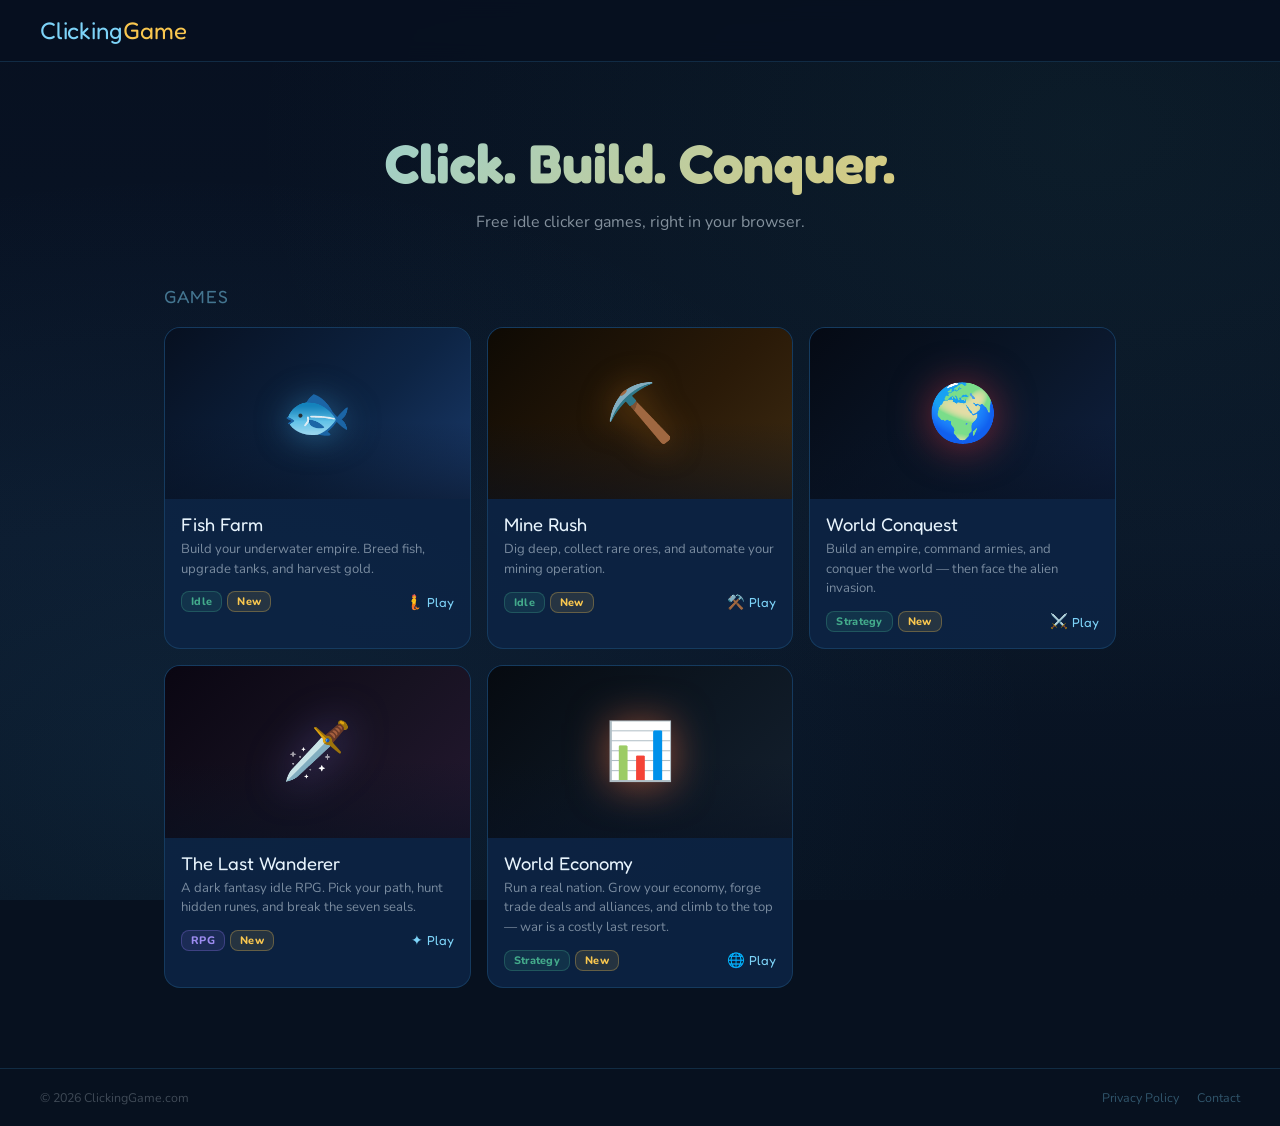
<file: index.html>
<!DOCTYPE html>
<html lang="en">
<head>
<meta charset="UTF-8">
<meta name="viewport" content="width=device-width, initial-scale=1.0">
<title>ClickingGame — Free Browser Clicker Games</title>
<meta name="description" content="Play free idle clicker games in your browser. No download required.">
<link rel="canonical" href="https://clickingame.com/">
<meta property="og:title" content="ClickingGame — Free Browser Clicker Games">
<meta property="og:description" content="Play free idle clicker games in your browser. No download required!">
<meta property="og:url" content="https://clickingame.com/">
<meta property="og:type" content="website">
<link href="https://fonts.googleapis.com/css2?family=Fredoka+One&family=Nunito:wght@400;600;700;800&display=swap" rel="stylesheet">
<style>
* { margin:0; padding:0; box-sizing:border-box; }
:root {
--bg: #07111f;
--mid: #0d2444;
--wave: #3d9cd4;
--light: #7dd3f8;
--white: #e8f4fd;
--gold: #f9c74f;
--green: #43aa8b;
--panel: rgba(13,36,68,0.9);
--border: rgba(61,156,212,0.2);
}
body {
background: var(--bg);
font-family: 'Nunito', sans-serif;
color: var(--white);
min-height: 100vh;
display: flex;
flex-direction: column;
}
body::before {
content:'';
position:fixed; inset:0;
background:
radial-gradient(ellipse at 15% 85%, rgba(61,156,212,0.1) 0%, transparent 55%),
radial-gradient(ellipse at 85% 15%, rgba(67,170,139,0.07) 0%, transparent 55%),
linear-gradient(180deg, #071020 0%, #0a1628 60%, #07111f 100%);
z-index:0; pointer-events:none;
}
/* HEADER */
header {
position: relative; z-index: 10;
display: flex; align-items: center; justify-content: space-between;
padding: 16px 40px;
border-bottom: 1px solid var(--hdr-border, var(--border));
background: var(--hdr-bg, rgba(7,16,32,0.95));
backdrop-filter: blur(10px);
transition: background 0.4s, border-color 0.4s;
}
.logo {
font-family: 'Fredoka One', cursive;
font-size: 1.5rem;
color: var(--hdr-logo, var(--light));
text-decoration: none;
cursor: pointer;
transition: color 0.4s;
}
.logo span { color: var(--hdr-accent, var(--gold)); transition: color 0.4s; }
.back-btn {
display: none;
font-family: 'Fredoka One', cursive;
font-size: 0.85rem;
color: var(--hdr-logo, var(--light));
background: transparent;
border: 1px solid var(--hdr-border, var(--border));
border-radius: 20px;
padding: 5px 16px;
cursor: pointer;
transition: background 0.15s, border-color 0.15s, color 0.4s;
align-items: center; gap: 5px;
}
.back-btn:hover { background: var(--hdr-hover-bg, rgba(61,156,212,0.1)); border-color: var(--hdr-hover-border, rgba(61,156,212,0.4)); }
body.in-game .back-btn { display: flex; }
.header-game-actions {
display: none;
align-items: center;
gap: 10px;
}
body.in-game .header-game-actions { display: flex; }
.hdr-share-btn {
font-family: 'Fredoka One', cursive; font-size: 0.82rem;
color: var(--hdr-logo, var(--light)); background: transparent;
border: 1px solid var(--hdr-share-border, rgba(61,156,212,0.35)); border-radius: 20px;
padding: 5px 14px; cursor: pointer; letter-spacing: 1px;
transition: background 0.15s, border-color 0.15s, color 0.4s;
}
.hdr-share-btn:hover { background: var(--hdr-hover-bg, rgba(61,156,212,0.15)); border-color: var(--hdr-logo, rgba(61,156,212,0.6)); }
.hdr-reset-btn {
font-family: 'Fredoka One', cursive; font-size: 0.82rem;
color: #f94144; background: transparent; border: none;
padding: 5px 8px; cursor: pointer; letter-spacing: 1px;
transition: color 0.15s;
}
.hdr-reset-btn:hover { color: #ff6b6e; }
/* HOMEPAGE */
#homepage {
position: relative; z-index: 1;
flex: 1;
display: flex;
flex-direction: column;
}
.hero {
text-align: center;
padding: 70px 20px 50px;
}
.hero h1 {
font-family: 'Fredoka One', cursive;
font-size: clamp(2rem, 5vw, 3.4rem);
line-height: 1.15;
margin-bottom: 14px;
background: linear-gradient(135deg, var(--light) 0%, var(--gold) 100%);
-webkit-background-clip: text;
-webkit-text-fill-color: transparent;
background-clip: text;
}
.hero p {
font-size: 1rem;
color: rgba(232,244,253,0.55);
max-width: 420px;
margin: 0 auto;
line-height: 1.7;
}
.games-section {
max-width: 1000px;
margin: 0 auto;
padding: 0 24px 80px;
width: 100%;
flex: 1;
}
.section-label {
font-family: 'Fredoka One', cursive;
font-size: 1.1rem;
color: rgba(125,211,248,0.5);
letter-spacing: 1px;
text-transform: uppercase;
margin-bottom: 20px;
}
.games-grid {
display: grid;
grid-template-columns: repeat(auto-fill, minmax(260px, 1fr));
gap: 16px;
}
.game-card {
background: var(--panel);
border: 1px solid var(--border);
border-radius: 16px;
overflow: hidden;
cursor: pointer;
transition: transform 0.18s, border-color 0.18s, box-shadow 0.18s;
user-select: none;
}
.game-card:hover {
transform: translateY(-3px);
border-color: rgba(61,156,212,0.45);
box-shadow: 0 10px 32px rgba(61,156,212,0.12);
}
.game-card:active { transform: translateY(0); }
.card-thumb {
width: 100%;
aspect-ratio: 16/9;
display: flex; align-items: center; justify-content: center;
font-size: 3.5rem;
background: linear-gradient(135deg, #071020 0%, #0d2444 60%, #1a3a6b 100%);
position: relative;
overflow: hidden;
}
.card-thumb::after {
content:'';
position:absolute; inset:0;
background: linear-gradient(to bottom, transparent 55%, rgba(7,16,32,0.55) 100%);
}
.thumb-icon {
filter: drop-shadow(0 3px 16px rgba(61,156,212,0.5));
animation: float 3.5s ease-in-out infinite;
position: relative; z-index: 1;
}
@keyframes float { 0%,100%{transform:translateY(0)} 50%{transform:translateY(-7px)} }
.card-body { padding: 14px 16px 16px; }
.card-title {
font-family: 'Fredoka One', cursive;
font-size: 1.15rem;
margin-bottom: 5px;
}
.card-desc {
font-size: 0.82rem;
color: rgba(232,244,253,0.5);
line-height: 1.5;
margin-bottom: 12px;
}
.card-footer {
display: flex; align-items: center; justify-content: space-between;
}
.card-tags { display: flex; gap: 5px; }
.tag {
font-size: 0.68rem; font-weight: 800;
padding: 2px 9px; border-radius: 8px; letter-spacing: 0.3px;
}
.tag-idle { background:rgba(67,170,139,0.13); color:var(--green); border:1px solid rgba(67,170,139,0.3); }
.tag-new { background:rgba(249,199,79,0.11); color:var(--gold); border:1px solid rgba(249,199,79,0.3); }
.tag-rpg { background:rgba(126,107,217,0.14); color:#9d8cf0; border:1px solid rgba(126,107,217,0.35); }
.play-label {
font-family: 'Fredoka One', cursive;
font-size: 0.82rem;
color: var(--light);
display: flex; align-items: center; gap: 4px;
}
.play-label span { line-height:1; }
.card-coming {
opacity: 0.38;
cursor: default;
pointer-events: none;
}
.coming-pill {
font-size: 0.68rem; font-weight: 800;
padding: 2px 9px; border-radius: 8px;
background: rgba(232,244,253,0.07);
color: rgba(232,244,253,0.4);
border: 1px solid rgba(232,244,253,0.12);
letter-spacing: 0.5px;
}
/* GAME VIEWER */
#game-view {
display: none;
position: relative; z-index: 1;
flex: 1;
flex-direction: column;
}
#game-view.active { display: flex; }
#game-frame {
flex: 1;
width: 100%;
border: none;
display: block;
}
/* FOOTER */
footer {
position: relative; z-index: 1;
border-top: 1px solid var(--border);
padding: 20px 40px;
display: flex; align-items: center; justify-content: space-between;
flex-wrap: wrap; gap: 10px;
color: rgba(232,244,253,0.25);
font-size: 0.78rem;
}
footer a { color: rgba(125,211,248,0.35); text-decoration: none; }
footer a:hover { color: var(--light); }
.footer-links { display: flex; gap: 18px; }
@media (max-width: 580px) {
header { padding: 12px 16px; }
.hero { padding: 46px 16px 36px; }
.games-section { padding: 0 14px 60px; }
footer { padding: 18px 16px; flex-direction: column; align-items: flex-start; }
}
</style>
</head>
<body>
<header>
<div style="display:flex;align-items:center;gap:14px;">
<a class="logo" onclick="showHome()">Clicking<span>Game</span></a>
<button class="back-btn" onclick="showHome()">
<svg width="10" height="10" viewBox="0 0 24 24" fill="currentColor"><path d="M20 11H7.83l5.59-5.59L12 4l-8 8 8 8 1.41-1.41L7.83 13H20v-2z"/></svg>
Games
</button>
</div>
<div class="header-game-actions">
<button class="hdr-share-btn" onclick="gameAction(GAME_MSG_SHARE)">SHARE GAME</button>
<button class="hdr-reset-btn" onclick="gameAction(GAME_MSG_RESET)">RESET GAME</button>
</div>
</header>

<!-- HOMEPAGE -->
<div id="homepage">
<div class="hero">
<h1>Click. Build. Conquer.</h1>
<p>Free idle clicker games, right in your browser.</p>
</div>
<div class="games-section">
<div class="section-label">Games</div>
<div class="games-grid">
<div class="game-card" onclick="openGame('fish-farm')">
<div class="card-thumb">
<span class="thumb-icon">🐟</span>
</div>
<div class="card-body">
<div class="card-title">Fish Farm</div>
<div class="card-desc">Build your underwater empire. Breed fish, upgrade tanks, and harvest gold.</div>
<div class="card-footer">
<div class="card-tags">
<span class="tag tag-idle">Idle</span>
<span class="tag tag-new">New</span>
</div>
<div class="play-label">
<span style="font-size:0.9rem">🧜</span>
Play
</div>
</div>
</div>
</div>
<div class="game-card" onclick="openGame('mine-rush')">
<div class="card-thumb" style="background:linear-gradient(135deg,#0e0a04 0%,#2a1a08 60%,#3d2b12 100%)">
<span class="thumb-icon" style="filter:drop-shadow(0 3px 16px rgba(201,124,26,0.6))">⛏️</span>
</div>
<div class="card-body">
<div class="card-title">Mine Rush</div>
<div class="card-desc">Dig deep, collect rare ores, and automate your mining operation.</div>
<div class="card-footer">
<div class="card-tags">
<span class="tag tag-idle">Idle</span>
<span class="tag tag-new">New</span>
</div>
<div class="play-label">
<span style="font-size:0.9rem">⚒️</span>
Play
</div>
</div>
</div>
</div>
<div class="game-card" onclick="openGame('world-conquest')">
<div class="card-thumb" style="background:linear-gradient(135deg,#050a14 0%,#0a1628 55%,#0f2040 100%)">
<span class="thumb-icon" style="filter:drop-shadow(0 3px 20px rgba(230,57,70,0.55))">🌍</span>
</div>
<div class="card-body">
<div class="card-title">World Conquest</div>
<div class="card-desc">Build an empire, command armies, and conquer the world — then face the alien invasion.</div>
<div class="card-footer">
<div class="card-tags">
<span class="tag tag-idle">Strategy</span>
<span class="tag tag-new">New</span>
</div>
<div class="play-label">
<span style="font-size:0.9rem">⚔️</span>
Play
</div>
</div>
</div>
</div>
<div class="game-card" onclick="openGame('last-wanderer')">
<div class="card-thumb" style="background:linear-gradient(135deg,#0a0612 0%,#171221 55%,#241830 100%)">
<span class="thumb-icon" style="filter:drop-shadow(0 3px 20px rgba(126,107,217,0.6))">🗡️</span>
</div>
<div class="card-body">
<div class="card-title">The Last Wanderer</div>
<div class="card-desc">A dark fantasy idle RPG. Pick your path, hunt hidden runes, and break the seven seals.</div>
<div class="card-footer">
<div class="card-tags">
<span class="tag tag-rpg">RPG</span>
<span class="tag tag-new">New</span>
</div>
<div class="play-label">
<span style="font-size:0.9rem">✦</span>
Play
</div>
</div>
</div>
</div>
<div class="game-card" onclick="openGame('world-economy')">
<div class="card-thumb" style="background:linear-gradient(135deg,#060a10 0%,#0d1722 55%,#14202e 100%)">
<span class="thumb-icon" style="filter:drop-shadow(0 3px 20px rgba(255,120,71,0.55))">📊</span>
</div>
<div class="card-body">
<div class="card-title">World Economy</div>
<div class="card-desc">Run a real nation. Grow your economy, forge trade deals and alliances, and climb to the top — war is a costly last resort.</div>
<div class="card-footer">
<div class="card-tags">
<span class="tag tag-idle">Strategy</span>
<span class="tag tag-new">New</span>
</div>
<div class="play-label">
<span style="font-size:0.9rem">🌐</span>
Play
</div>
</div>
</div>
</div>
</div>
</div>
<footer>
<span>© 2026 ClickingGame.com</span>
<div class="footer-links">
<a href="privacy-policy.html">Privacy Policy</a>
<a href="mailto:mustafa.eryilmaz.eee@gmail.com">Contact</a>
</div>
</footer>
</div>

<!-- GAME VIEWER -->
<div id="game-view">
<iframe id="game-frame" src="" allowfullscreen></iframe>
</div>

<script>
const GAME_MSG_SHARE = { 'fish-farm': 'ff_do_share', 'mine-rush': 'mr_do_share', 'world-conquest': '', 'last-wanderer': '', 'world-economy': '' };
const GAME_MSG_RESET = { 'fish-farm': 'ff_do_reset', 'mine-rush': 'mr_do_reset', 'world-conquest': '', 'last-wanderer': '', 'world-economy': '' };
let activeSlug = '';
function gameAction(msgMap) {
const type = msgMap[activeSlug];
if (type) document.getElementById('game-frame').contentWindow.postMessage({ type }, '*');
}
const GAMES = {
'fish-farm': {
src: 'fish-farm/index.html?embed=1',
title: 'Fish Farm',
theme: {
'--hdr-bg': 'rgba(4, 18, 38, 0.97)',
'--hdr-border': 'rgba(61,156,212,0.3)',
'--hdr-logo': '#7dd3f8',
'--hdr-accent': '#f9c74f',
'--hdr-hover-bg': 'rgba(61,156,212,0.12)',
'--hdr-hover-border': 'rgba(61,156,212,0.5)',
'--hdr-share-border': 'rgba(61,156,212,0.35)',
}
},
'mine-rush': {
src: 'mine-rush/index.html?embed=1',
title: 'Mine Rush',
theme: {
'--hdr-bg': 'rgba(18, 10, 3, 0.97)',
'--hdr-border': 'rgba(201,124,26,0.3)',
'--hdr-logo': '#e8a94a',
'--hdr-accent': '#c97c1a',
'--hdr-hover-bg': 'rgba(201,124,26,0.12)',
'--hdr-hover-border': 'rgba(201,124,26,0.5)',
'--hdr-share-border': 'rgba(201,124,26,0.35)',
}
},
'world-conquest': {
src: 'world-conquest/index.html',
title: 'World Conquest',
theme: {
'--hdr-bg': 'rgba(5, 8, 18, 0.98)',
'--hdr-border': 'rgba(230,57,70,0.3)',
'--hdr-logo': '#f9c74f',
'--hdr-accent': '#e63946',
'--hdr-hover-bg': 'rgba(230,57,70,0.1)',
'--hdr-hover-border': 'rgba(230,57,70,0.5)',
'--hdr-share-border': 'rgba(230,57,70,0.3)',
}
},
'last-wanderer': {
src: 'last-wanderer/index.html',
title: 'The Last Wanderer',
theme: {
'--hdr-bg': 'rgba(10, 6, 18, 0.98)',
'--hdr-border': 'rgba(126,107,217,0.3)',
'--hdr-logo': '#9d8cf0',
'--hdr-accent': '#d9a441',
'--hdr-hover-bg': 'rgba(126,107,217,0.12)',
'--hdr-hover-border': 'rgba(126,107,217,0.5)',
'--hdr-share-border': 'rgba(126,107,217,0.35)',
}
},
'world-economy': {
src: 'world-economy/index.html',
title: 'World Economy',
theme: {
'--hdr-bg': 'rgba(10, 14, 20, 0.98)',
'--hdr-border': 'rgba(255,120,71,0.3)',
'--hdr-logo': '#ff9a6c',
'--hdr-accent': '#ff7847',
'--hdr-hover-bg': 'rgba(255,120,71,0.12)',
'--hdr-hover-border': 'rgba(255,120,71,0.5)',
'--hdr-share-border': 'rgba(255,120,71,0.35)',
}
}
};
function applyHeaderTheme(theme) {
const hdr = document.querySelector('header');
Object.entries(theme).forEach(([k, v]) => hdr.style.setProperty(k, v));
}
function resetHeaderTheme() {
const hdr = document.querySelector('header');
['--hdr-bg','--hdr-border','--hdr-logo','--hdr-accent','--hdr-hover-bg','--hdr-hover-border','--hdr-share-border']
.forEach(k => hdr.style.removeProperty(k));
}
function openGame(slug) {
const game = GAMES[slug];
if (!game) return;
activeSlug = slug;
document.getElementById('game-frame').src = game.src;
document.getElementById('homepage').style.display = 'none';
document.getElementById('game-view').classList.add('active');
document.body.classList.add('in-game');
applyHeaderTheme(game.theme);
location.hash = slug;
document.title = game.title + ' — ClickingGame';
}
function showHome() {
activeSlug = '';
document.getElementById('game-frame').src = '';
document.getElementById('game-view').classList.remove('active');
document.getElementById('homepage').style.display = 'flex';
document.body.classList.remove('in-game');
resetHeaderTheme();
history.pushState('', '', location.pathname);
document.title = 'ClickingGame — Free Browser Clicker Games';
}
window.addEventListener('hashchange', function() {
const slug = location.hash.slice(1);
if (slug && GAMES[slug]) openGame(slug);
else showHome();
});
// On load: check if URL already has a hash (e.g. clickingame.com/#fish-farm)
(function() {
const slug = location.hash.slice(1);
if (slug && GAMES[slug]) openGame(slug);
})();
</script>
</body>
</html>
</file>
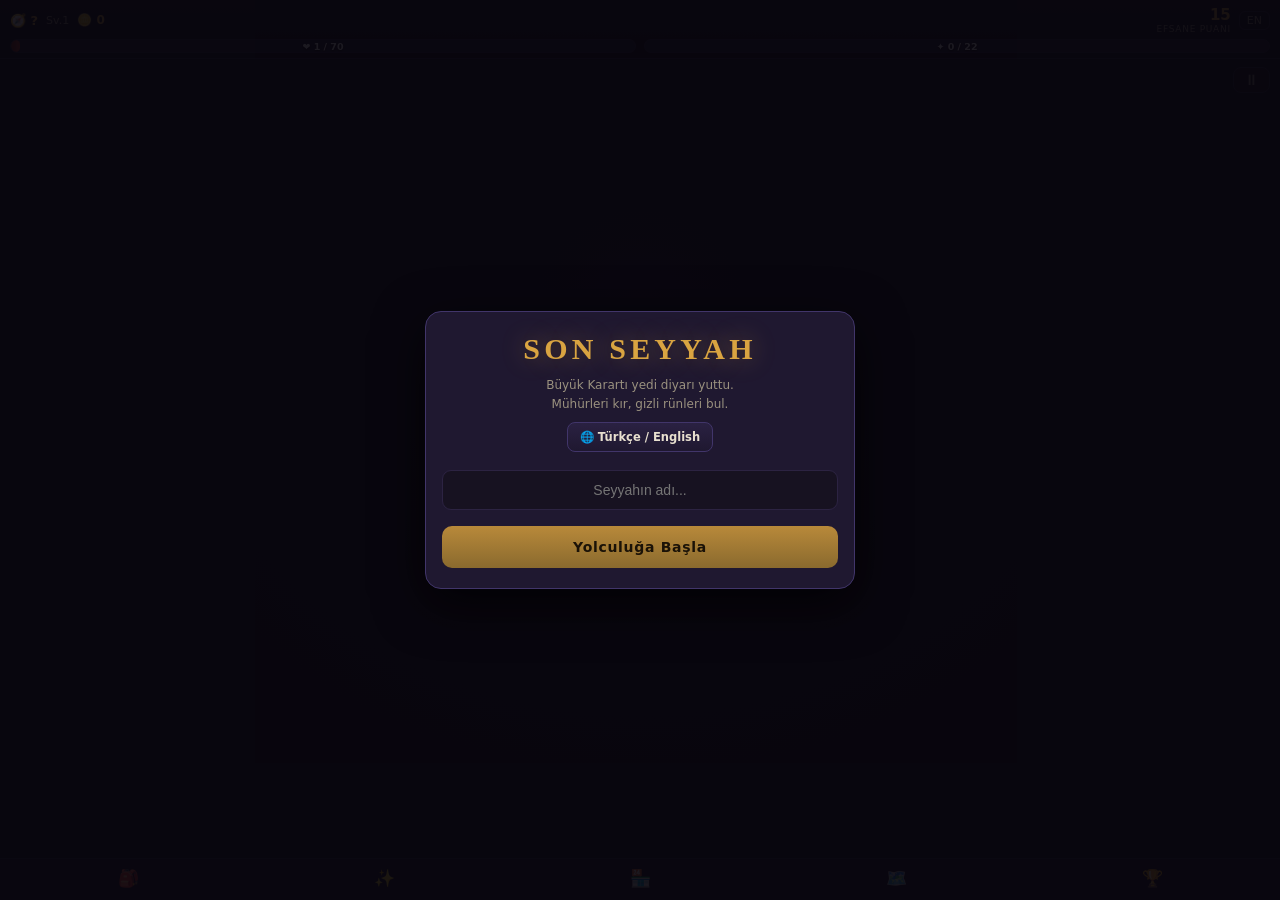
<file: last-wanderer/index.html>
<!DOCTYPE html>
<html lang="tr">
<head>
<meta charset="UTF-8">
<meta name="viewport" content="width=device-width, initial-scale=1.0, maximum-scale=1.0, user-scalable=no">
<meta name="theme-color" content="#0d0a14">
<title>Son Seyyah · The Last Wanderer</title>
<style>
:root{
  --bg:#0d0a14; --panel:#171221; --panel2:#1f1830; --line:#2c2342;
  --gold:#d9a441; --gold-dim:#8a6a2e; --blood:#c0392b; --arcane:#7e6bd9;
  --bone:#e8e0cf; --bone-dim:#9a917f; --green:#5fae6e;
}
*{margin:0;padding:0;box-sizing:border-box;-webkit-tap-highlight-color:transparent}
html,body{height:100%;overflow:hidden}
body{background:var(--bg);color:var(--bone);font-family:system-ui,-apple-system,sans-serif;
  touch-action:manipulation;user-select:none;-webkit-user-select:none;display:flex;flex-direction:column}
h1,h2,h3,.disp{font-family:Georgia,'Times New Roman',serif;letter-spacing:.06em}
button{font-family:inherit;color:inherit;background:none;border:none;cursor:pointer;touch-action:manipulation}

/* ===== TOP BAR ===== */
#top{flex:0 0 auto;background:linear-gradient(180deg,#15101f,#0d0a14);border-bottom:1px solid var(--line);padding:6px 10px 5px}
#top .row{display:flex;align-items:center;gap:8px}
#pname{font-weight:700;font-size:13px;color:var(--gold);white-space:nowrap;overflow:hidden;text-overflow:ellipsis;max-width:34vw}
#plvl{font-size:11px;color:var(--bone-dim)}
#score{margin-left:auto;text-align:right}
#score .v{font-size:15px;font-weight:800;color:var(--gold);font-variant-numeric:tabular-nums}
#score .l{font-size:9px;color:var(--bone-dim);letter-spacing:.08em;text-transform:uppercase}
#langbtn{font-size:11px;border:1px solid var(--line);border-radius:6px;padding:2px 7px;color:var(--bone-dim)}
#bars{display:flex;gap:8px;margin-top:5px;align-items:center}
.bar{flex:1;height:14px;background:#241c33;border:1px solid var(--line);border-radius:7px;overflow:hidden;position:relative}
.bar .fill{height:100%;border-radius:6px;transition:width .25s}
#hpfill{background:linear-gradient(90deg,#7e1f17,var(--blood))}
#xpfill{background:linear-gradient(90deg,#4a3db0,var(--arcane))}
.bar .txt{position:absolute;inset:0;display:flex;align-items:center;justify-content:center;font-size:9.5px;font-weight:700;color:#fff;text-shadow:0 1px 2px #000}
#goldbox{font-size:12px;font-weight:700;color:var(--gold);white-space:nowrap}

/* ===== BATTLE ===== */
#battle{flex:1 1 auto;position:relative;overflow:hidden;display:flex;flex-direction:column;align-items:center;justify-content:center;
  background:radial-gradient(ellipse at 50% 30%, var(--rg1,#1a1426) 0%, var(--bg) 75%)}
#regionhdr{position:absolute;top:8px;left:0;right:0;text-align:center}
#regionname{font-size:15px;color:var(--gold);font-weight:700}
#stagedots{display:flex;gap:5px;justify-content:center;margin-top:5px}
.dot{width:8px;height:8px;border-radius:50%;background:#2c2342;border:1px solid #3a2f55}
.dot.done{background:var(--gold-dim);border-color:var(--gold)}
.dot.cur{background:var(--gold);box-shadow:0 0 6px var(--gold)}
.dot.bossdot{border-radius:2px;transform:rotate(45deg)}
#enemywrap{text-align:center;position:relative}
#enemy{font-size:84px;line-height:1;filter:drop-shadow(0 6px 14px rgba(0,0,0,.6));transition:transform .08s;display:inline-block}
#enemy.hit{animation:ehit .18s}
@keyframes ehit{0%{filter:brightness(3) drop-shadow(0 0 12px #fff)}100%{filter:brightness(1)}}
#enemy.bossglow{filter:drop-shadow(0 0 18px rgba(192,57,43,.7))}
#ename{margin-top:6px;font-size:14px;font-weight:700}
#etraits{display:flex;gap:5px;justify-content:center;flex-wrap:wrap;margin-top:5px}
.etrait{font-size:9.5px;border:1px solid var(--line);border-radius:6px;padding:1px 6px;display:flex;align-items:center;gap:3px;background:rgba(36,28,51,.7);font-weight:700}
.etrait .ti{font-size:11px}
#ename .btag{color:var(--blood);font-size:11px;letter-spacing:.15em;margin-right:5px}
#ehpbar{width:200px;height:13px;margin:7px auto 0;background:#241c33;border:1px solid var(--line);border-radius:7px;overflow:hidden;position:relative}
#ehpfill{height:100%;background:linear-gradient(90deg,#6e1610,#d04a36);transition:width .12s}
#ehptxt{position:absolute;inset:0;display:flex;align-items:center;justify-content:center;font-size:9px;font-weight:700;color:#fff;text-shadow:0 1px 2px #000}
#tapHint{margin-top:10px;font-size:11px;color:var(--bone-dim);animation:pulse 2s infinite}
@keyframes pulse{50%{opacity:.35}}
#battle.shake{animation:shake .25s}
@keyframes shake{0%,100%{transform:translate(0)}20%{transform:translate(-6px,3px)}40%{transform:translate(5px,-4px)}60%{transform:translate(-4px,2px)}80%{transform:translate(3px,-2px)}}
.dmgnum{position:absolute;font-weight:800;font-size:18px;pointer-events:none;animation:floatup .9s forwards;text-shadow:0 2px 4px #000;z-index:5}
.dmgnum.crit{font-size:26px;color:var(--gold)}
.dmgnum.player{color:#fff}
.dmgnum.hurt{color:#ff6b5b;font-size:15px}
.dmgnum.heal{color:var(--green);font-size:14px}
@keyframes floatup{0%{opacity:1;transform:translateY(0) scale(1)}100%{opacity:0;transform:translateY(-70px) scale(1.15)}}
.spark{position:absolute;pointer-events:none;font-size:14px;animation:sparkfly 1s forwards;z-index:6}
@keyframes sparkfly{0%{opacity:1;transform:translate(0,0) scale(1)}100%{opacity:0;transform:translate(var(--dx),var(--dy)) scale(.4)}}
#sigil{position:absolute;font-size:26px;opacity:0;pointer-events:none;transition:opacity 1s;z-index:12;cursor:pointer;
  filter:drop-shadow(0 0 8px var(--arcane));animation:sigilpulse 2s ease-in-out infinite;color:var(--arcane)}
#sigil.on{opacity:.85;pointer-events:auto}
@keyframes sigilpulse{0%,100%{opacity:.85;transform:scale(1);filter:drop-shadow(0 0 6px var(--arcane))}50%{opacity:.25;transform:scale(1.18);filter:drop-shadow(0 0 16px var(--arcane)) drop-shadow(0 0 26px rgba(126,107,217,.6))}}
#lvlbanner{position:absolute;top:38%;left:0;right:0;text-align:center;font-size:22px;color:var(--gold);font-weight:800;
  opacity:0;pointer-events:none;text-shadow:0 0 18px var(--gold);font-family:Georgia,serif;letter-spacing:.12em}
#lvlbanner.show{animation:bannerpop 1.6s forwards}
@keyframes bannerpop{0%{opacity:0;transform:scale(.6)}25%{opacity:1;transform:scale(1.1)}70%{opacity:1;transform:scale(1)}100%{opacity:0}}

#pausebtn{position:absolute;top:8px;right:10px;z-index:9;font-size:15px;border:1px solid var(--line);border-radius:8px;padding:3px 10px;color:var(--bone-dim);background:rgba(23,18,33,.65)}
#allies{position:absolute;left:8px;bottom:15%;display:flex;flex-direction:column;gap:12px;z-index:7}
.ally{font-size:26px;filter:drop-shadow(0 3px 6px rgba(0,0,0,.6));animation:bob 2.6s ease-in-out infinite;position:relative;width:34px;text-align:center}
.ally .alv{position:absolute;bottom:-5px;right:-9px;font-size:9px;background:#241c33;border:1px solid var(--gold-dim);color:var(--gold);border-radius:7px;padding:0 4px;font-weight:800}
@keyframes bob{50%{transform:translateY(-6px)}}
.ally.lunge{animation:lunge .34s ease-out}
@keyframes lunge{0%{transform:translate(0,0) scale(1)}35%{transform:translate(22px,-14px) scale(1.18) rotate(6deg)}100%{transform:translate(0,0) scale(1)}}
.ally.casting{animation:cast .5s ease-out}
@keyframes cast{0%{transform:scale(1)}40%{transform:scale(1.2) translateY(-8px);filter:drop-shadow(0 0 10px var(--green))}100%{transform:scale(1)}}
.dmgnum.ally{color:#8fd0ff;font-size:15px;animation:allyfloat 1s forwards}
@keyframes allyfloat{0%{opacity:1;transform:translate(0,0) scale(.9)}30%{opacity:1;transform:translate(14px,-16px) scale(1.1)}100%{opacity:0;transform:translate(34px,-44px) scale(.85)}}
.allybolt{position:absolute;pointer-events:none;font-size:16px;z-index:6;animation:allybolt .35s ease-in forwards}
@keyframes allybolt{0%{opacity:0;transform:translate(0,0) scale(.6)}20%{opacity:1}100%{opacity:0;transform:translate(var(--bx),var(--by)) scale(1.1)}}
.skbar{height:5px;background:#241c33;border-radius:3px;margin-top:5px;overflow:hidden}
.skbar .f{height:100%;background:linear-gradient(90deg,var(--gold-dim),var(--gold));border-radius:3px}
.skbar.evo .f{background:linear-gradient(90deg,#5a4ba8,var(--arcane))}
.evotag{font-size:9px;color:var(--arcane);border:1px solid var(--arcane);border-radius:5px;padding:0 4px;margin-left:5px;letter-spacing:.05em}

/* ===== TABS + PANEL ===== */
#tabbar{flex:0 0 auto;display:flex;border-top:1px solid var(--line);background:var(--panel)}
#tabbar button{flex:1;padding:9px 0 10px;font-size:10.5px;color:var(--bone-dim);display:flex;flex-direction:column;gap:2px;align-items:center;position:relative}
#tabbar button .ic{font-size:17px}
#tabbar button.act{color:var(--gold);background:var(--panel2)}
.tbadge{position:absolute;top:3px;right:calc(50% - 22px);min-width:16px;height:16px;padding:0 4px;
  background:var(--blood);color:#fff;border-radius:9px;font-size:10px;font-weight:800;
  display:flex;align-items:center;justify-content:center;box-shadow:0 1px 4px rgba(0,0,0,.5);
  animation:badgepop .3s}
@keyframes badgepop{0%{transform:scale(0)}70%{transform:scale(1.25)}100%{transform:scale(1)}}
.rowitem.flash{animation:rowflash 1.6s}
@keyframes rowflash{0%,100%{background:var(--panel)}20%,60%{background:#3a2d12;border-color:var(--gold)}}
#panel{flex:0 0 auto;max-height:46vh;overflow-y:auto;background:var(--panel2);border-top:1px solid var(--line);
  padding:12px 12px 18px;display:none;-webkit-overflow-scrolling:touch}
#panel.open{display:block}
.ph{font-size:13px;color:var(--gold);font-weight:700;margin-bottom:8px;letter-spacing:.08em;font-family:Georgia,serif}
.rowitem{display:flex;align-items:center;gap:9px;background:var(--panel);border:1px solid var(--line);border-radius:9px;padding:9px 10px;margin-bottom:7px}
.rowitem .grow{flex:1;min-width:0}
.rowitem .t1{font-size:12.5px;font-weight:700}
.rowitem .t2{font-size:10.5px;color:var(--bone-dim);margin-top:1px}
.btn{background:linear-gradient(180deg,#2a2142,#1f1830);border:1px solid #41356a;border-radius:8px;
  padding:7px 12px;font-size:11.5px;font-weight:700;color:var(--bone);white-space:nowrap}
.btn:active{transform:scale(.95)}
.btn.gold{border-color:var(--gold-dim);color:var(--gold)}
.btn.dis{opacity:.38;pointer-events:none}
.btn.small{padding:5px 9px;font-size:10.5px}
.statgrid{display:grid;grid-template-columns:1fr 1fr;gap:6px;margin-bottom:10px}
.statbox{background:var(--panel);border:1px solid var(--line);border-radius:8px;padding:7px 9px}
.statbox .l{font-size:9px;color:var(--bone-dim);text-transform:uppercase;letter-spacing:.07em}
.statbox .v{font-size:14px;font-weight:800;margin-top:1px}
.rarity0{color:#b9b2a4}.rarity1{color:#5b9bd5}.rarity2{color:#a06bd9}.rarity3{color:var(--gold)}
.regioncard{display:flex;align-items:center;gap:10px;border:1px solid var(--line);border-radius:10px;padding:10px;margin-bottom:8px;background:var(--panel)}
.regioncard.cur{border-color:var(--gold-dim);background:linear-gradient(180deg,#231a36,#1a1428)}
.regioncard.lock{opacity:.45}
.regioncard .re{font-size:26px}
/* ===== MAP TREE VIEW ===== */
#maptree{position:relative;padding:6px 0 4px}
.mnode{position:relative;display:flex;align-items:center;gap:12px;padding:14px 4px 6px;min-height:54px}
.mconn{position:absolute;top:-2px;left:27px;width:3px;height:20px;background:var(--line);z-index:0}
.mnode.right .mconn{left:auto;right:27px}
.mconn.lit{background:linear-gradient(180deg,var(--gold),var(--gold-dim))}
.mnode.right{flex-direction:row-reverse;text-align:right}
.mnode .orb{width:54px;height:54px;flex:0 0 54px;border-radius:50%;display:flex;align-items:center;justify-content:center;
  font-size:27px;position:relative;z-index:2;border:2px solid var(--line);background:#1a1428;transition:transform .15s}
.mnode .orb:active{transform:scale(.92)}
.mnode.done .orb{border-color:var(--gold);background:radial-gradient(circle,#2e2410,#1a1428);box-shadow:0 0 12px rgba(217,164,65,.35)}
.mnode.cur .orb{border-color:var(--gold);background:radial-gradient(circle,#3a2d12,#1a1428);box-shadow:0 0 0 3px rgba(217,164,65,.25),0 0 18px rgba(217,164,65,.5);animation:orbpulse 2s infinite}
@keyframes orbpulse{50%{box-shadow:0 0 0 5px rgba(217,164,65,.12),0 0 22px rgba(217,164,65,.6)}}
.mnode.lock .orb{opacity:.5;filter:grayscale(1)}
.mnode .minfo{flex:1;min-width:0}
.mnode .mname{font-size:13px;font-weight:700;font-family:Georgia,serif}
.mnode.done .mname,.mnode.cur .mname{color:var(--gold)}
.mnode .mmeta{font-size:10.5px;color:var(--bone-dim);margin-top:2px}
.mnode .mrune{position:absolute;top:4px;font-size:13px;color:var(--arcane);z-index:3}
.mnode:not(.right) .mrune{left:42px}.mnode.right .mrune{right:42px}
.mnode .mbtn{margin-top:5px}
.mcheck{position:absolute;bottom:-2px;right:-2px;font-size:13px;background:var(--gold);color:#1a1207;border-radius:50%;width:18px;height:18px;display:flex;align-items:center;justify-content:center;z-index:3;font-weight:800}
.mspecial{border:1px dashed var(--arcane);border-radius:12px;padding:12px;margin-top:10px;text-align:center;background:rgba(126,107,217,.08)}
.mspecial.era{border-color:var(--gold-dim);background:rgba(217,164,65,.08)}
.achrow{display:flex;gap:9px;align-items:center;padding:7px 4px;border-bottom:1px solid var(--line);font-size:12px}
.achrow.no{opacity:.4}

/* ===== OVERLAYS ===== */
.overlay{position:fixed;inset:0;background:rgba(8,6,14,.92);z-index:50;display:none;
  align-items:center;justify-content:center;padding:18px;overflow-y:auto}
.overlay.open{display:flex}
.modal{background:var(--panel2);border:1px solid #41356a;border-radius:16px;padding:20px 16px;max-width:430px;width:100%;
  box-shadow:0 14px 50px rgba(0,0,0,.7);max-height:88vh;overflow-y:auto}
.modal h2{font-size:17px;color:var(--gold);text-align:center;margin-bottom:4px}
.modal .sub{font-size:11.5px;color:var(--bone-dim);text-align:center;margin-bottom:14px;line-height:1.5}
.choice{border:1.5px solid var(--line);border-radius:12px;padding:12px;margin-bottom:9px;background:var(--panel);transition:border-color .15s}
.choice.sel{border-color:var(--gold);box-shadow:0 0 0 1px var(--gold) inset}
.choice .cn{font-size:14px;font-weight:800;display:flex;gap:8px;align-items:center}
.choice .adv{font-size:11px;color:var(--green);margin-top:5px;line-height:1.45}
.choice .cost{font-size:11px;color:#e2756a;margin-top:2px;line-height:1.45}
.modal input[type=text]{width:100%;background:var(--panel);border:1px solid var(--line);border-radius:9px;
  padding:11px;color:var(--bone);font-size:14px;margin:10px 0;text-align:center}
.modal input:focus{outline:none;border-color:var(--gold-dim)}
.bigbtn{width:100%;background:linear-gradient(180deg,#b8893a,#8a6a2e);color:#1a1207;font-weight:800;
  border-radius:10px;padding:13px;font-size:14px;letter-spacing:.05em;margin-top:6px}
.bigbtn:active{transform:scale(.97)}
.bigbtn.dis{opacity:.4;pointer-events:none}
.memcell{font-size:30px;padding:14px;border:1.5px solid var(--line);border-radius:12px;background:var(--panel);transition:all .1s}
.memcell.lit{border-color:var(--gold);background:#3a2d12;transform:scale(1.08);box-shadow:0 0 14px var(--gold)}
.runechip{display:inline-flex;flex-direction:column;align-items:center;gap:2px;border:1.5px solid var(--arcane);
  border-radius:10px;padding:9px 11px;margin:4px;background:var(--panel);font-size:20px}
.runechip .num{font-size:11px;color:var(--arcane);font-weight:800}
.runechip.done{border-color:var(--gold);opacity:.5}
.pzmsg{text-align:center;font-size:12px;min-height:18px;margin-top:8px;color:#e2756a;font-weight:700}
.pzmsg.ok{color:var(--green)}
#title-screen .modal{text-align:center}
#gametitle{font-size:30px;color:var(--gold);text-shadow:0 0 24px rgba(217,164,65,.4);letter-spacing:.14em}
#gamesub{font-size:12px;color:var(--bone-dim);margin:10px 0 4px;line-height:1.6}
.toast{position:fixed;left:50%;transform:translateX(-50%);bottom:90px;background:#241c33;border:1px solid var(--gold-dim);
  color:var(--bone);font-size:12px;padding:9px 16px;border-radius:20px;z-index:60;animation:toastin 2.6s forwards;
  max-width:86vw;text-align:center;box-shadow:0 6px 20px rgba(0,0,0,.5)}
@keyframes toastin{0%{opacity:0;transform:translate(-50%,12px)}10%,80%{opacity:1;transform:translate(-50%,0)}100%{opacity:0}}
#deathnotice{position:absolute;inset:0;z-index:40;display:none;flex-direction:column;align-items:center;justify-content:center;
  background:radial-gradient(ellipse at center,rgba(80,12,8,.4),rgba(8,6,14,.88));text-align:center;padding:24px}
#deathnotice.show{display:flex;animation:deathin .4s}
@keyframes deathin{0%{opacity:0}100%{opacity:1}}
#deathnotice .skull{font-size:62px;filter:drop-shadow(0 0 16px rgba(192,57,43,.6));animation:skullpulse 2s infinite}
@keyframes skullpulse{50%{transform:scale(1.08)}}
#deathnotice .dt{font-family:Georgia,serif;font-size:22px;color:var(--blood);letter-spacing:.1em;margin-top:8px;font-weight:800}
#deathnotice .dl{font-size:13px;color:var(--bone);margin-top:14px;line-height:1.7;max-width:300px}
#deathnotice .dgold{color:#e2756a;font-weight:800}
#deathnotice .dhp{color:var(--green);font-weight:800}
#deathnotice button{margin-top:20px}
@media (prefers-reduced-motion: reduce){
  *{animation:none!important;transition:none!important}
}
</style>
</head>
<body>

<div id="top">
  <div class="row">
    <span id="pname">—</span><span id="plvl"></span>
    <span id="goldbox">🪙 <span id="goldv">0</span></span>
    <div id="score"><div class="v" id="scorev">0</div><div class="l" id="scorel">Efsane Puanı</div></div>
    <button id="langbtn">EN</button>
  </div>
  <div id="bars">
    <div class="bar"><div class="fill" id="hpfill"></div><div class="txt" id="hptxt"></div></div>
    <div class="bar"><div class="fill" id="xpfill"></div><div class="txt" id="xptxt"></div></div>
  </div>
</div>

<div id="battle">
  <div id="regionhdr">
    <div id="regionname"></div>
    <div id="stagedots"></div>
  </div>
  <div id="enemywrap">
    <div id="enemy">🐺</div>
    <div id="ename"></div>
    <div id="etraits"></div>
    <div id="ehpbar"><div id="ehpfill"></div><div id="ehptxt"></div></div>
    <div id="tapHint"></div>
  </div>
  <div id="sigil">𖤓</div>
  <div id="allies"></div>
  <button id="pausebtn">⏸</button>
  <div id="lvlbanner"></div>
  <div id="deathnotice"></div>
</div>

<div id="panel"></div>

<div id="tabbar">
  <button data-tab="bag"><span class="ic">🎒</span><span class="tl" id="tl-bag"></span></button>
  <button data-tab="skill"><span class="ic">✨</span><span class="tl" id="tl-skill"></span></button>
  <button data-tab="shop"><span class="ic">🏪</span><span class="tl" id="tl-shop"></span></button>
  <button data-tab="map"><span class="ic">🗺️</span><span class="tl" id="tl-map"></span></button>
  <button data-tab="ach"><span class="ic">🏆</span><span class="tl" id="tl-ach"></span></button>
</div>

<!-- Title screen -->
<div class="overlay open" id="title-screen">
  <div class="modal">
    <h1 id="gametitle">SON SEYYAH</h1>
    <div id="gamesub"></div>
    <div style="margin:8px 0"><button id="tlang" class="btn">🌐 Türkçe / English</button></div>
    <input type="text" id="nameinput" maxlength="16">
    <button class="bigbtn" id="startbtn"></button>
  </div>
</div>

<!-- Generic modal (class choices, puzzles, endings) -->
<div class="overlay" id="modal-ov">
  <div class="modal" id="modal-box"></div>
</div>

<script>
'use strict';
/* ================= DATA ================= */
const UI={
 sub:{tr:'Büyük Karartı yedi diyarı yuttu.<br>Mühürleri kır, gizli rünleri bul.',en:'The Great Dark devoured seven realms.<br>Break the seals, find the hidden runes.'},
 namePh:{tr:'Seyyahın adı...',en:'Wanderer name...'},
 start:{tr:'Yolculuğa Başla',en:'Begin the Journey'},
 cont:{tr:'Devam Et',en:'Continue'},
 scorel:{tr:'Efsane Puanı',en:'Legend Score'},
 lv:{tr:'Sv.',en:'Lv.'},
 stage:{tr:'Aşama',en:'Stage'},
 tap:{tr:'⚔️ Saldırmak için düşmana dokun',en:'⚔️ Tap the enemy to attack'},
 bag:{tr:'Karakter',en:'Character'},skill:{tr:'Yetenek',en:'Skills'},shop:{tr:'Dükkân',en:'Shop'},map:{tr:'Harita',en:'Map'},ach:{tr:'Başarım',en:'Feats'},
 equip:{tr:'Kuşan',en:'Equip'},sell:{tr:'Sat',en:'Sell'},buy:{tr:'Al',en:'Buy'},
 weapon:{tr:'Silah',en:'Weapon'},armor:{tr:'Zırh',en:'Armor'},trinket:{tr:'Tılsım',en:'Charm'},
 empty:{tr:'— boş —',en:'— empty —'},
 invempty:{tr:'Çantan boş. Düşmanlar eşya düşürür.',en:'Your bag is empty. Enemies drop loot.'},
 dmg:{tr:'Hasar',en:'Damage'},hp:{tr:'Can',en:'Health'},crit:{tr:'Kritik',en:'Crit'},dodge:{tr:'Kaçınma',en:'Dodge'},
 regen:{tr:'Yenilenme',en:'Regen'},riskm:{tr:'Risk Çarpanı',en:'Risk Mult.'},
 riskExplain:{tr:'🎲 Risk Çarpanı (×{m}): Tehlikeli seçimler (yüksek hasar/düşük can veren paktlar gibi) bu çarpanı yükseltir ve kazandığın <b>Efsane Puanı</b>nı artırır. Riskli oyna, daha çok puan kazan.',en:'🎲 Risk Multiplier (×{m}): Risky choices (like pacts trading health for damage) raise this multiplier and boost your <b>Legend Score</b>. Play dangerously, score higher.'},
 skillpts:{tr:'Yetenek Puanı',en:'Skill Points'},
 noclass:{tr:'Yolun 5. seviyede ayrılacak. O zamana dek güçlen.',en:'Your path splits at level 5. Grow strong until then.'},
 sharp:{tr:'Bileme Taşı',en:'Whetstone'},sharpd:{tr:'Silah hasarını kalıcı artırır',en:'Permanently raises weapon damage'},
 plate:{tr:'Zırh Plakası',en:'Armor Plate'},plated:{tr:'Azami canı kalıcı artırır',en:'Permanently raises max health'},
 potion:{tr:'Şifa İksiri',en:'Healing Draught'},potiond:{tr:'Canının %60 kadarını anında yeniler',en:'Instantly restores 60% of your health'},
 allies:{tr:'Yoldaşlar',en:'Companions'},
 recruit:{tr:'Çağır',en:'Recruit'},empower:{tr:'Güçlendir',en:'Empower'},
 empowerAll:{tr:'Tümünü Güçlendir',en:'Empower All'},
 copy:{tr:'kopya',en:'copy'},copies:{tr:'kopya',en:'copies'},
 allLv:{tr:'Hepsi Sv.',en:'All Lv.'},
 dmgEach:{tr:'{s}sn’de {e} hasar',en:'{e} dmg every {s}s'},
 dps:{tr:'hasar/sn',en:'dps'},
 base:{tr:'temel',en:'base'},
 now:{tr:'(anında)',en:'(instant)'},
 perHit:{tr:'vuruş başına',en:'per hit'},
 nextLv:{tr:'Sonraki seviye',en:'Next level'},
 healEach:{tr:'{s}sn’de {e} can',en:'{e} HP every {s}s'},
 hpPerSec:{tr:'can/sn',en:'HP/s'},
 pctHit:{tr:'{s}sn’de düşman azami canının %{p}’i',en:'{p}% of foe max HP every {s}s'},
 needLv:{tr:'gerekli',en:'required'},
 allyNew:{tr:'Yeni bir yoldaş çağrını bekliyor!',en:'A new companion awaits your call!'},
 evolve:{tr:'Evrimleş',en:'Evolve'},evolved:{tr:'EVRİM',en:'EVOLVED'},
 evoNote:{tr:'Azamiye ulaşan yetenekler 3 puanla evrimleşir.',en:'Maxed skills can evolve for 3 points.'},
 paused:{tr:'DURAKLATILDI',en:'PAUSED'},
 pausedd:{tr:'Karartı bekler... ama sonsuza dek değil.',en:'The Dark waits... but not forever.'},
 resume:{tr:'Devam Et',en:'Resume'},
 ptBoss:{tr:'+1 Yetenek Puanı',en:'+1 Skill Point'},
 lock:{tr:'Önceki diyarın efendisini yen',en:'Defeat the previous realm lord'},
 travel:{tr:'Yolculuk Et',en:'Travel'},here:{tr:'Buradasın',en:'You are here'},
 newera:{tr:'⸸ Yeni Çağ',en:'⸸ New Era'},
 newerad:{tr:'Her şeye baştan başla; her çağ +%50 kalıcı güç verir.',en:'Begin anew; each era grants +50% permanent power.'},
 erabtn:{tr:'Çağı Kapat',en:'Close the Era'},
 eraExplain:{tr:'Bu bir <b>yeniden doğuş</b>tır. İlerlemeni sıfırlayıp kalıcı güç bonusuyla 1. diyardan başlarsın. Sadece dünyayı bitirdiğinde mantıklıdır!',en:'This is a <b>rebirth</b>. It resets your progress and restarts from realm 1 with a permanent power bonus. Only worth it once you have finished the world!'},
 eraKeep:{tr:'Korunur',en:'Kept'},
 eraKeepList:{tr:'Adın, başarımların, çağ sayın, en yüksek puanın',en:'Your name, feats, era count, best score'},
 eraLose:{tr:'Sıfırlanır',en:'Reset'},
 eraLoseList:{tr:'Seviye, altın, ekipman, yetenekler, yardımcılar, rünler, diyar ilerleyişi',en:'Level, gold, gear, skills, companions, runes, realm progress'},
 eraGain:{tr:'Kazanılır',en:'Gained'},
 eraGainText:{tr:'Tüm hasar ve cana kalıcı +%{p} bonus',en:'Permanent +{p}% to all damage and health'},
 eraConfirm:{tr:'⏳ Evet, Çağı Kapat',en:'⏳ Yes, Close the Era'},
 reset:{tr:'Kaydı Sıfırla',en:'Reset Save'},
 resetc:{tr:'Tüm ilerleme silinecek. Emin misin? Tekrar dokun.',en:'All progress will be erased. Sure? Tap again.'},
 died:{tr:'☠️ Düştün! Karartı altınının bir kısmını yuttu.',en:'☠️ You fell! The Dark devoured some of your gold.'},
 deathT:{tr:'DÜŞTÜN',en:'YOU FELL'},
 deathGold:{tr:'Karartı <span class="dgold">🪙{g}</span> altınını yuttu',en:'The Dark devoured <span class="dgold">🪙{g}</span> gold'},
 deathHp:{tr:'Canın <span class="dhp">tamamen yenilendi</span>',en:'Your health is <span class="dhp">fully restored</span>'},
 deathRestart:{tr:'Bu aşama baştan başlıyor — düşman tam canıyla geri döndü.',en:'This stage restarts — the enemy returns at full health.'},
 deathStuck:{tr:'💡 Bu düşman çok güçlü görünüyor. Önceki diyarlara dönüp düşmanları yenerek seviye, altın ve ekipman kazanabilir, sonra daha güçlü hâlde buraya dönebilirsin. Pes etmek yok, Seyyah! 🗺️',en:'💡 This foe seems too strong. You can return to earlier realms, defeat enemies to gain levels, gold and gear, then come back stronger. Never give up, Wanderer! 🗺️'},
 deathStuckBtn:{tr:'🗺️ Haritayı Aç',en:'🗺️ Open the Map'},
 deathBtn:{tr:'⚔️ Yeniden Savaş',en:'⚔️ Fight Again'},
 lvlup:{tr:'SEVİYE ATLADIN',en:'LEVEL UP'},
 bosswarn:{tr:'⚔️ DİYAR EFENDİSİ',en:'⚔️ REALM LORD'},
 regiondone:{tr:'Diyar arındı! Yeni topraklar açıldı.',en:'Realm cleansed! New lands unlocked.'},
 choose:{tr:'Seç ve Mühürle',en:'Choose & Seal'},
 chooseW:{tr:'Bu seçim kalıcıdır — geri dönüş yok.',en:'This choice is permanent — no turning back.'},
 clsT:{tr:'Yol Ayrımı I — Sınıfını Seç',en:'Crossroads I — Choose Your Class'},
 subT:{tr:'Yol Ayrımı II — Uzmanlık',en:'Crossroads II — Specialization'},
 pactT:{tr:'Yol Ayrımı III — Kadim Pakt',en:'Crossroads III — Ancient Pact'},
 adv:{tr:'Kazanç',en:'Gain'},cost:{tr:'Bedel',en:'Cost'},
 pz:{tr:'Gizli Rün Bulmacası',en:'Hidden Rune Puzzle'},
 pzwrong:{tr:'Yanlış... Rün titriyor. (-10 puan)',en:'Wrong... the rune trembles. (-10 score)'},
 pzok:{tr:'✦ Rün senin! Mühür Kapısı yaklaşıyor.',en:'✦ The rune is yours! The Seal Gate draws near.'},
 pzsubmit:{tr:'Cevapla',en:'Answer'},
 pzwatch:{tr:'İzle',en:'Watch'},pzrepeat:{tr:'Sırayı tekrar et:',en:'Repeat the sequence:'},
 gate:{tr:'⛧ Mühür Kapısı',en:'⛧ The Seal Gate'},
 gated:{tr:'Yedi rünü, üzerlerindeki sayılara göre küçükten büyüğe uyandır.',en:'Awaken the seven runes in ascending order of their numbers.'},
 gateopen:{tr:'Kapıyı Aç',en:'Open the Gate'},
 gateRevealT:{tr:'Mühür Kırıldı',en:'The Seal Breaks'},
 gateRevealD:{tr:'Yedi rün doğru sırada uyandı. Karartı’nın merkezindeki kadim varlık artık savunmasız — onu yenersen dünya kurtulur.',en:'The seven runes awoke in the right order. The ancient being at the core of the Dark is now exposed — defeat it and the world is saved.'},
 gateBossNote:{tr:'Gerçek final düşmanı. Çok güçlü — en iyi haline hazır ol.',en:'The true final foe. Immensely strong — bring your best.'},
 gateFight:{tr:'⚔️ Yüzleş',en:'⚔️ Face It'},
 truename:{tr:"Karartı'nın Kalbi",en:'Heart of the Dark'},
 truewin:{tr:'GERÇEK SON',en:'THE TRUE END'},
 truewind:{tr:'Karartı söndü. Yedi diyar yıldızları yeniden gördü. Adın çağlar boyu söylenecek, Seyyah.',en:'The Dark is extinguished. Seven realms behold the stars again. Your name shall echo through the ages, Wanderer.'},
 runesfound:{tr:'Rün',en:'Runes'},
 runeReward:{tr:'Ödül',en:'Reward'},
 runeGained:{tr:'kazanıldı',en:'gained'},
 deaths:{tr:'Ölüm',en:'Deaths'},kills:{tr:'Leş',en:'Kills'},
 close:{tr:'Kapat',en:'Close'},
 drop:{tr:'Ganimet',en:'Loot'},
 max:{tr:'AZAMİ',en:'MAX'},
 sigilhint:{tr:'Havada garip bir işaret beliriyor...',en:'A strange sigil shimmers in the air...'}
};
const REGIONS=[
 {e:'🌲',tint:'#15241a',n:{tr:'Fısıltı Ormanı',en:'Whisper Forest'},
  mobs:[['🐺',{tr:'Gölge Kurdu',en:'Shade Wolf'}],['🕷️',{tr:'Zehir Örücü',en:'Venom Weaver'}],['🧟',{tr:'Çürük Gezgin',en:'Rotten Drifter'}]],
  boss:['🐗',{tr:'Kadim Azman',en:'Elder Tusk'}]},
 {e:'🏜️',tint:'#2a2012',n:{tr:'Kül Çölü',en:'Ash Desert'},
  mobs:[['🦂',{tr:'Kül Akrebi',en:'Ash Scorpion'}],['🐍',{tr:'Kum Yılanı',en:'Sand Serpent'}],['💀',{tr:'Kemik Yağmacı',en:'Bone Raider'}]],
  boss:['🐫',{tr:'Fırtına Hörgüçlü',en:'Storm Humped'}]},
 {e:'🏔️',tint:'#16222e',n:{tr:'Donmuş Geçit',en:'Frozen Pass'},
  mobs:[['🐻‍❄️',{tr:'Buz Pençe',en:'Frost Claw'}],['🦉',{tr:'Kar Gözcüsü',en:'Snow Watcher'}],['🧊',{tr:'Buzul Ruhu',en:'Glacier Wisp'}]],
  boss:['🦣',{tr:'Donmuş Dev',en:'Frozen Colossus'}]},
 {e:'🌊',tint:'#10232b',n:{tr:'Batık Şehir',en:'Sunken City'},
  mobs:[['🦑',{tr:'Derin Kollu',en:'Deep Limb'}],['🦈',{tr:'Sessiz Avcı',en:'Silent Hunter'}],['🧜',{tr:'Lanetli Siren',en:'Cursed Siren'}]],
  boss:['🐙',{tr:'Abis Efendisi',en:'Abyss Lord'}]},
 {e:'⛏️',tint:'#241620',n:{tr:'Obsidyen Madenleri',en:'Obsidian Mines'},
  mobs:[['🦇',{tr:'Zifir Yarasa',en:'Pitch Bat'}],['👺',{tr:'Maden Cini',en:'Mine Goblin'}],['🪨',{tr:'Taş Golem',en:'Stone Golem'}]],
  boss:['🌋',{tr:'Magma Yüreği',en:'Magma Heart'}]},
 {e:'🏰',tint:'#1d1a2c',n:{tr:'Gökyüzü Kalesi',en:'Sky Citadel'},
  mobs:[['🦅',{tr:'Hiddet Şahini',en:'Wrath Falcon'}],['⚡',{tr:'Yıldırım Ruhu',en:'Storm Spirit'}],['🗿',{tr:'Kale Bekçisi',en:'Citadel Warden'}]],
  boss:['🐉',{tr:'Gök Ejderi',en:'Sky Wyrm'}]},
 {e:'🌑',tint:'#1c0f1f',n:{tr:'Karartı Diyarı',en:'Realm of the Dark'},
  mobs:[['👁️',{tr:'Bakışsız Göz',en:'Gazeless Eye'}],['🕸️',{tr:'Hiçlik Dokuyucu',en:'Void Spinner'}],['😈',{tr:'Karartı Habercisi',en:'Herald of Dark'}]],
  boss:['🫧',{tr:'Mühür Bekçisi',en:'Seal Keeper'}]}
];
const CLASSES={
 warrior:{e:'🛡️',n:{tr:'Savaşçı',en:'Warrior'},risk:1.05,
  adv:{tr:'Seviye başına +%60 can. Aldığın hasar %10 azalır.',en:'+60% health per level. Damage taken −10%.'},
  cost:{tr:'Hasar artışı yavaştır.',en:'Damage growth is slow.'}},
 mage:{e:'🔮',n:{tr:'Büyücü',en:'Mage'},risk:1.10,
  adv:{tr:'Hasar +%50. Her vuruş ark enerjisiyle yanar.',en:'+50% damage. Every strike burns with arc energy.'},
  cost:{tr:'Azami can −%20. Kırılgansın.',en:'Max health −20%. You are fragile.'}},
 shadow:{e:'🗡️',n:{tr:'Gölge',en:'Shadow'},risk:1.10,
  adv:{tr:'Kritik +%10, Kaçınma +%8. Şans senin silahın.',en:'Crit +10%, Dodge +8%. Luck is your blade.'},
  cost:{tr:'Temel hasar ve can sıradandır.',en:'Base damage and health are plain.'}}
};
const SUBS={
 warrior:[
  {id:'berserker',e:'🪓',n:{tr:'Cinnet Savaşçısı',en:'Berserker'},risk:1.30,
   adv:{tr:'Hasar +%80. Düşman düştükçe öfken büyür.',en:'Damage +80%. Fury grows with each kill.'},
   cost:{tr:'Aldığın hasar +%35 artar.',en:'You take +35% more damage.'}},
  {id:'guardian',e:'🏯',n:{tr:'Muhafız',en:'Guardian'},risk:1.0,
   adv:{tr:'Can +%80, saniyede +%1 yenilenme.',en:'Health +80%, +1% regen per second.'},
   cost:{tr:'Hasar −%20. Yavaş ama yıkılmaz.',en:'Damage −20%. Slow but unbreakable.'}}],
 mage:[
  {id:'firelord',e:'🔥',n:{tr:'Ateş Lordu',en:'Fire Lord'},risk:1.20,
   adv:{tr:'Hasar +%70. Alevler her şeyi yutar.',en:'Damage +70%. Flames devour all.'},
   cost:{tr:'Azami can −%20 daha düşer.',en:'Max health −20% further.'}},
  {id:'icesage',e:'❄️',n:{tr:'Buz Bilgesi',en:'Ice Sage'},risk:1.05,
   adv:{tr:'Düşman saldırıları %35 yavaşlar. Hasar +%25.',en:'Enemy attacks slow by 35%. Damage +25%.'},
   cost:{tr:'Patlayıcı gücün yok; sabır gerekir.',en:'No burst power; patience required.'}}],
 shadow:[
  {id:'assassin',e:'⚔️',n:{tr:'Suikastçı',en:'Assassin'},risk:1.25,
   adv:{tr:'Kritik +%25 ve kritikler 3 kat vurur.',en:'Crit +25% and crits strike for 3×.'},
   cost:{tr:'Azami can −%25.',en:'Max health −25%.'}},
  {id:'phantom',e:'👻',n:{tr:'Hayalet',en:'Phantom'},risk:1.10,
   adv:{tr:'Kaçınma +%25, hasar +%15. Dokunulmazsın.',en:'Dodge +25%, damage +15%. Untouchable.'},
   cost:{tr:'Kritik gücün gelişmez.',en:'Your crit power never grows.'}}]
};
const PACTS=[
 {id:'blood',e:'🩸',n:{tr:'Kan Paktı',en:'Blood Pact'},risk:1.40,
  adv:{tr:'Hasar +%60. Kan, güçtür.',en:'Damage +60%. Blood is power.'},
  cost:{tr:'Her saldırı azami canının %2 kadarını yakar.',en:'Each attack burns 2% of your max health.'}},
 {id:'void',e:'🕳️',n:{tr:'Boşluk Paktı',en:'Void Pact'},risk:1.30,
  adv:{tr:'Hasar +%40, Kritik +%15.',en:'Damage +40%, Crit +15%.'},
  cost:{tr:'Yenilenme tamamen susar; kaçınma −%10.',en:'Regeneration falls silent; dodge −10%.'}},
 {id:'light',e:'☀️',n:{tr:'Işık Paktı',en:'Light Pact'},risk:1.0,
  adv:{tr:'Can +%40, saniyede +%2 yenilenme.',en:'Health +40%, +2% regen per second.'},
  cost:{tr:'Hasar −%10. Işık intikam bilmez.',en:'Damage −10%. The light knows no vengeance.'}}
];
const SKILLS={
 warrior:[
  {id:'might',e:'💪',max:10,n:{tr:'Kudret',en:'Might'},d:{tr:'+3 hasar / sv',en:'+3 damage / lv'},f:s=>({dmg:3*s}),
   evo:{e:'⚔️',max:10,n:{tr:'Savaş Ustası',en:'Warmaster'},d:{tr:'+7 hasar / sv',en:'+7 damage / lv'},f:s=>({dmg:7*s})}},
  {id:'bulwark',e:'🛡️',max:10,n:{tr:'Siper',en:'Bulwark'},d:{tr:'+20 can / sv',en:'+20 health / lv'},f:s=>({hp:20*s}),
   evo:{e:'🏰',max:10,n:{tr:'Yıkılmaz',en:'Unbreakable'},d:{tr:'+45 can / sv',en:'+45 health / lv'},f:s=>({hp:45*s})}},
  {id:'warcry',e:'📯',max:10,n:{tr:'Savaş Çığlığı',en:'War Cry'},d:{tr:'+%1 kritik / sv',en:'+1% crit / lv'},f:s=>({crit:s}),
   evo:{e:'🔱',max:10,n:{tr:'Kana Susamış',en:'Bloodthirst'},d:{tr:'+%1.5 kritik, +2 hasar / sv',en:'+1.5% crit, +2 dmg / lv'},f:s=>({crit:1.5*s,dmg:2*s})}},
  {id:'mend',e:'🩹',max:10,n:{tr:'Sargı',en:'Field Dressing'},d:{tr:'+%0.2 yenilenme / sv',en:'+0.2% regen / lv'},f:s=>({rg:0.2*s}),
   evo:{e:'💗',max:10,n:{tr:'Savaş Şifası',en:'Battle Mender'},d:{tr:'+%0.3 yenilenme / sv',en:'+0.3% regen / lv'},f:s=>({rg:0.3*s})}},
  {id:'stone',e:'🧱',max:10,n:{tr:'Kaya Duruşu',en:'Stone Stance'},d:{tr:'Alınan hasar −%0.8 / sv',en:'Damage taken −0.8% / lv'},f:s=>({tk:0.8*s}),
   evo:{e:'🗿',max:10,n:{tr:'Demir Ten',en:'Iron Skin'},d:{tr:'Alınan hasar −%1 / sv',en:'Damage taken −1% / lv'},f:s=>({tk:s})}}],
 mage:[
  {id:'arc',e:'⚡',max:10,n:{tr:'Ark Hakimiyeti',en:'Arc Mastery'},d:{tr:'+4 hasar / sv',en:'+4 damage / lv'},f:s=>({dmg:4*s}),
   evo:{e:'🌩️',max:10,n:{tr:'Fırtına Çağrısı',en:'Stormcall'},d:{tr:'+8 hasar / sv',en:'+8 damage / lv'},f:s=>({dmg:8*s})}},
  {id:'barrier',e:'🔷',max:10,n:{tr:'Bariyer',en:'Barrier'},d:{tr:'+15 can / sv',en:'+15 health / lv'},f:s=>({hp:15*s}),
   evo:{e:'💠',max:10,n:{tr:'Kristal Kalkan',en:'Crystal Ward'},d:{tr:'+32 can / sv',en:'+32 health / lv'},f:s=>({hp:32*s})}},
  {id:'focus',e:'🎯',max:10,n:{tr:'Odak',en:'Focus'},d:{tr:'+%1 kritik / sv',en:'+1% crit / lv'},f:s=>({crit:s}),
   evo:{e:'👁️',max:10,n:{tr:'Üçüncü Göz',en:'Third Eye'},d:{tr:'+%1.5 kritik / sv',en:'+1.5% crit / lv'},f:s=>({crit:1.5*s})}},
  {id:'spark',e:'🔥',max:10,n:{tr:'Kıvılcım',en:'Cinder'},d:{tr:'Kritik gücü +0.04× / sv',en:'Crit power +0.04× / lv'},f:s=>({cx:0.04*s}),
   evo:{e:'☄️',max:10,n:{tr:'Yıldız Düşüşü',en:'Starfall'},d:{tr:'Kritik gücü +0.06× / sv',en:'Crit power +0.06× / lv'},f:s=>({cx:0.06*s})}},
  {id:'flow',e:'🌀',max:10,n:{tr:'Akış',en:'Flow'},d:{tr:'+%0.2 yenilenme / sv',en:'+0.2% regen / lv'},f:s=>({rg:0.2*s}),
   evo:{e:'♾️',max:10,n:{tr:'Mana Seli',en:'Mana Flood'},d:{tr:'+%0.3 yenilenme / sv',en:'+0.3% regen / lv'},f:s=>({rg:0.3*s})}}],
 shadow:[
  {id:'edge',e:'🔪',max:10,n:{tr:'Keskinlik',en:'Keen Edge'},d:{tr:'+2 hasar, +%0.5 kritik / sv',en:'+2 dmg, +0.5% crit / lv'},f:s=>({dmg:2*s,crit:0.5*s}),
   evo:{e:'🗡️',max:10,n:{tr:'Ölüm Sanatı',en:'Deathcraft'},d:{tr:'+5 hasar, +%0.8 kritik / sv',en:'+5 dmg, +0.8% crit / lv'},f:s=>({dmg:5*s,crit:0.8*s})}},
  {id:'reflex',e:'💨',max:10,n:{tr:'Refleks',en:'Reflex'},d:{tr:'+%1.5 kaçınma / sv',en:'+1.5% dodge / lv'},f:s=>({dodge:1.5*s}),
   evo:{e:'🌫️',max:10,n:{tr:'Sis Bedeni',en:'Mistform'},d:{tr:'+%2 kaçınma / sv',en:'+2% dodge / lv'},f:s=>({dodge:2*s})}},
  {id:'veins',e:'🌙',max:10,n:{tr:'Ay Damarı',en:'Moon Veins'},d:{tr:'+14 can / sv',en:'+14 hp / lv'},f:s=>({hp:14*s}),
   evo:{e:'🌑',max:10,n:{tr:'Gece Örtüsü',en:'Nightveil'},d:{tr:'+30 can / sv',en:'+30 hp / lv'},f:s=>({hp:30*s})}},
  {id:'fate',e:'🎲',max:10,n:{tr:'Kader',en:'Fate'},d:{tr:'Kritik gücü +0.04× / sv',en:'Crit power +0.04× / lv'},f:s=>({cx:0.04*s}),
   evo:{e:'☠️',max:10,n:{tr:'İnfaz',en:'Execution'},d:{tr:'Kritik gücü +0.06× / sv',en:'Crit power +0.06× / lv'},f:s=>({cx:0.06*s})}},
  {id:'plunder',e:'🪙',max:10,n:{tr:'Yağma',en:'Plunder'},d:{tr:'+%2 altın / sv',en:'+2% gold / lv'},f:s=>({gd:2*s}),
   evo:{e:'💰',max:10,n:{tr:'Hazine Burnu',en:'Treasure Sense'},d:{tr:'+%3 altın / sv',en:'+3% gold / lv'},f:s=>({gd:3*s})}}]
};
const COMPS=[
 {id:'raven',e:'🐦‍⬛',req:3,base:120,int:1000,kind:'dmg',pow:0.30,role:{tr:'Sürekli ufak hasar',en:'Steady chip damage'},n:{tr:'Yoldaş Kuzgun',en:'Raven'},d:{tr:'Her saniye gaga darbesi vurur',en:'Pecks the foe every second'}},
 {id:'wolf',e:'🐺',req:12,base:650,int:2200,kind:'dmg',pow:1.5,role:{tr:'Ağır tek vuruş (yavaş)',en:'Heavy single hit (slow)'},n:{tr:'Boz Kurt',en:'Grey Wolf'},d:{tr:'2.2 saniyede bir çok güçlü ısırık',en:'A very strong bite every 2.2 seconds'}},
 {id:'owl',e:'🦉',req:20,base:1600,int:3000,kind:'heal',pow:0,role:{tr:'İyileştirici',en:'Healer'},n:{tr:'Şifa Baykuşu',en:'Mending Owl'},d:{tr:'3 saniyede bir yaralarını onarır',en:'Mends your wounds every 3 seconds'}},
 {id:'drake',e:'🐉',req:35,base:6500,int:1100,kind:'dmg',pow:0.85,role:{tr:'Hızlı, yüksek toplam hasar',en:'Fast, high total damage'},n:{tr:'Kor Ejderi',en:'Ember Drake'},d:{tr:'1.1 saniyede bir alev püskürtür',en:'Breathes fire every 1.1 seconds'}},
 {id:'wisp',e:'👻',req:50,base:24000,int:2500,kind:'pct',pow:0.45,role:{tr:'Azami cana göre hasar (boss avcısı)',en:'% max-HP damage (boss hunter)'},n:{tr:'Kadim Ruh',en:'Ancient Wisp'},d:{tr:'2.5 sn’de bir düşmanın azami canından söker',en:'Rips a share of the foe’s max health every 2.5s'}}
];
const COMP_MAX=15;const COMP_COPIES=4;
function compData(id){const c=S.comp[id];if(!c)return{count:0,lv:0};if(typeof c==='number')return{count:1,lv:c};return{count:c.count||0,lv:c.lv||0};}
function compAddCost(c,count){return Math.floor(c.base*Math.pow(2.4,count));}
function compUpCost(c,lv){return Math.floor(c.base*0.6*Math.pow(1.7,lv));}
function compCost(c,lv){return Math.floor(c.base*Math.pow(1.85,lv));}
const TRAITS={
 armored:{ic:'🛡️',n:{tr:'Zırhlı',en:'Armored'},d:{tr:'Aldığı hasar %35 azalır',en:'Takes 35% less damage'}},
 swift:{ic:'💨',n:{tr:'Hızlı',en:'Swift'},d:{tr:'%40 daha sık saldırır',en:'Attacks 40% more often'}},
 venom:{ic:'🟢',n:{tr:'Zehirli',en:'Venomous'},d:{tr:'Vuruşları zehir bırakır',en:'Hits leave poison'}},
 brutal:{ic:'💥',n:{tr:'Vahşi',en:'Brutal'},d:{tr:'%50 daha çok hasar verir',en:'Deals 50% more damage'}},
 thorns:{ic:'🌵',n:{tr:'Dikenli',en:'Thorned'},d:{tr:'Saldırınca sana hasar yansıtır',en:'Reflects damage when you strike'}},
 evasive:{ic:'🌀',n:{tr:'Kaypak',en:'Evasive'},d:{tr:'%20 ihtimalle vuruşunu savuşturur',en:'20% chance to evade your hit'}},
 vampiric:{ic:'🦇',n:{tr:'Vampirik',en:'Vampiric'},d:{tr:'Sana verdiği hasarla iyileşir',en:'Heals from damage it deals you'}},
 tough:{ic:'❤️‍🔥',n:{tr:'Dayanıklı',en:'Tough'},d:{tr:'%60 daha fazla cana sahip',en:'Has 60% more health'}}
};
const TRAIT_KEYS=Object.keys(TRAITS);
function rollTraits(gs,boss){
 const base=boss?0.95:Math.min(0.7,0.12+gs*0.012);
 if(Math.random()>base)return[];
 let n=1;
 if(Math.random()<Math.min(0.5,gs*0.01))n=2;
 if(boss&&Math.random()<0.4)n=3;
 else if(!boss&&n===2&&Math.random()<Math.min(0.25,gs*0.005))n=3;
 const pool=TRAIT_KEYS.slice();const out=[];
 for(let i=0;i<n&&pool.length;i++){out.push(pool.splice(Math.floor(Math.random()*pool.length),1)[0]);}
 return out;
}
function hasTrait(t){return E&&E.traits&&E.traits.includes(t);}
const RUNE_E=['ᚠ','ᚹ','ᛉ','ᛟ','ᛞ','ᛏ','ᛗ'];
const RUNE_BONUS=[
 {n:{tr:'Bereket Rünü',en:'Rune of Plenty'},d:{tr:'+%15 altın kazancı',en:'+15% gold gain'},f:s=>{s.gold+=0.15}},
 {n:{tr:'Gazap Rünü',en:'Rune of Wrath'},d:{tr:'+%12 hasar',en:'+12% damage'},f:s=>{s.dmgM=(s.dmgM||1)*1.12}},
 {n:{tr:'Can Rünü',en:'Rune of Vitality'},d:{tr:'+%15 azami can',en:'+15% max health'},f:s=>{s.hpM=(s.hpM||1)*1.15}},
 {n:{tr:'Talih Rünü',en:'Rune of Fortune'},d:{tr:'+%6 kritik şansı',en:'+6% crit chance'},f:s=>{s.crit+=6}},
 {n:{tr:'Rüzgâr Rünü',en:'Rune of Wind'},d:{tr:'+%8 kaçınma',en:'+8% dodge'},f:s=>{s.dodge+=8}},
 {n:{tr:'Şifa Rünü',en:'Rune of Mending'},d:{tr:'+%1 saniyelik yenilenme',en:'+1% regen per second'},f:s=>{s.regen+=1}},
 {n:{tr:'Kader Rünü',en:'Rune of Fate'},d:{tr:'Kritik gücü +0.5×',en:'Crit power +0.5×'},f:s=>{s.critX+=0.5}}
];
const RUNE_NUM=[4,1,6,2,7,3,5];
const SIGIL_POS=[
 {top:'26%',right:'7%'},
 {top:'44%',right:'6%'},
 {top:'26%',left:'7%'},
 {top:'40%',left:'6%'},
 {top:'58%',right:'7%'},
 {top:'30%',left:'8%'},
 {top:'52%',right:'8%'}
];
const norm=s=>s.toLowerCase().trim().replace(/ı/g,'i').replace(/ü/g,'u').replace(/ö/g,'o').replace(/ç/g,'c').replace(/ş/g,'s').replace(/ğ/g,'g');
const PUZZLES=[
 {type:'text',q:{tr:'Ormanın bilmecesi:<br><i>"Ağzım yok ama konuşurum, kulağım yok ama duyarım. Rüzgârda doğar, dağda ölürüm."</i><br>Ben neyim?',en:'Riddle of the forest:<br><i>"I speak without a mouth and hear without ears. Born in the wind, I die on the mountain."</i><br>What am I?'},a:['yanki','echo']},
 {type:'text',q:{tr:'Kum tepelerine kazınmış sayılar:<br><b>2 · 6 · 12 · 20 · 30 · ?</b><br>Sıradaki sayı nedir?',en:'Numbers carved in the dunes:<br><b>2 · 6 · 12 · 20 · 30 · ?</b><br>What number comes next?'},a:['42']},
 {type:'memory'},
 {type:'text',q:{tr:'Batık tablette eski bir şifre: her sayı bir harf (A=1, B=2 ... Z=26):<br><b>18 · 21 · 14 · 5</b><br>Kelimeyi çöz (İngilizce):',en:'An old cipher on a sunken tablet: each number is a letter (A=1, B=2 ... Z=26):<br><b>18 · 21 · 14 · 5</b><br>Decode the word:'},a:['rune','run']},
 {type:'text',q:{tr:'Madende iki tünel var; biri rüne, biri çöküntüye gider. Soldaki bekçi <b>her zaman yalan söyler</b> ve şöyle der: <i>"Rün sağ tüneldedir."</i><br>Hangi tünel? (sol/sağ)',en:'Two tunnels in the mine; one leads to the rune, one to collapse. The left warden <b>always lies</b> and says: <i>"The rune is in the right tunnel."</i><br>Which tunnel? (left/right)'},a:['sol','left']},
 {type:'text',q:{tr:'Kalenin üç terazi taşı:<br>A + B = 11&nbsp;&nbsp;·&nbsp;&nbsp;B + C = 9&nbsp;&nbsp;·&nbsp;&nbsp;A + C = 10<br><b>A</b> kaçtır?',en:'Three scale-stones of the citadel:<br>A + B = 11&nbsp;&nbsp;·&nbsp;&nbsp;B + C = 9&nbsp;&nbsp;·&nbsp;&nbsp;A + C = 10<br>What is <b>A</b>?'},a:['6']},
 {type:'text',q:{tr:'Karartı fısıldar:<br><i>"Benden ne kadar çok alırsan, o kadar büyürüm. Ben neyim?"</i>',en:'The Dark whispers:<br><i>"The more you take from me, the larger I grow. What am I?"</i>'},a:['cukur','hole','delik']}
];
const ACHS=[
 {id:'first',e:'🗡️',n:{tr:'İlk Kan',en:'First Blood'},d:{tr:'İlk düşmanını yen',en:'Defeat your first enemy'}},
 {id:'boss1',e:'👑',n:{tr:'Efendi Avcısı',en:'Lord Slayer'},d:{tr:'Bir diyar efendisini devir',en:'Topple a realm lord'}},
 {id:'lvl10',e:'⭐',n:{tr:'Çırak Yok Artık',en:'No More Novice'},d:{tr:'10. seviyeye ulaş',en:'Reach level 10'}},
 {id:'lvl25',e:'🌟',n:{tr:'Adı Duyulan',en:'The Renowned'},d:{tr:'25. seviyeye ulaş',en:'Reach level 25'}},
 {id:'lvl50',e:'💫',n:{tr:'Yaşayan Efsane',en:'Living Legend'},d:{tr:'50. seviyeye ulaş',en:'Reach level 50'}},
 {id:'pact',e:'⸸',n:{tr:'Mühürlü Yazgı',en:'Sealed Fate'},d:{tr:'Bir Kadim Pakt imzala',en:'Sign an Ancient Pact'}},
 {id:'rune1',e:'༄',n:{tr:'Gizli Göz',en:'Hidden Eye'},d:{tr:'İlk gizli rünü bul',en:'Find the first hidden rune'}},
 {id:'rune7',e:'⛧',n:{tr:'Yedi Mühür',en:'Seven Seals'},d:{tr:'Tüm rünleri topla',en:'Collect all runes'}},
 {id:'rich',e:'💰',n:{tr:'Hazine Sandığı',en:'Treasure Chest'},d:{tr:'Tek seferde 1000 altın taşı',en:'Hold 1000 gold at once'}},
 {id:'die',e:'🕯️',n:{tr:'Küllerinden',en:'From the Ashes'},d:{tr:'Düş ve yeniden ayağa kalk',en:'Fall and rise again'}},
 {id:'era',e:'⏳',n:{tr:'Çağ Kapatan',en:'Era Closer'},d:{tr:'Yeni bir çağ başlat',en:'Begin a new era'}},
 {id:'truth',e:'🌅',n:{tr:'Şafağı Getiren',en:'Dawnbringer'},d:{tr:"Karartı'nın Kalbi'ni söndür",en:'Extinguish the Heart of the Dark'}}
];
/* ================= STATE ================= */
const fresh=()=>({lang:'tr',name:'',started:false,
 level:1,xp:0,gold:0,
 cls:null,sub:null,pact:null,pts:0,sk:{},
 region:0,stage:0,maxRegion:0,reach:[0,0,0,0,0,0,0],
 kills:0,bossKills:0,deaths:0,pfails:0,dieStreak:0,dieAt:-1,
 runes:[],gate:false,trueDown:false,
 eq:{weapon:null,armor:null,trinket:null},inv:[],
 upg:{sharp:0,plate:0},comp:{},
 era:0,ach:[],best:0});
let S=fresh(), E=null, mem={}, hpNow=1;
const $=id=>document.getElementById(id);
const L=o=>o[S.lang]||o.tr;
const fmt=n=>{n=Math.floor(n);if(n>=1e9)return(n/1e9).toFixed(1)+'B';if(n>=1e6)return(n/1e6).toFixed(1)+'M';if(n>=1e3)return(n/1e3).toFixed(1)+'K';return''+n};
/* save with in-memory fallback (works on GitHub Pages; preview-safe) */
let memStore={};
const store={
 get(k){try{return localStorage.getItem(k)}catch(e){return memStore[k]||null}},
 set(k,v){try{localStorage.setItem(k,v)}catch(e){memStore[k]=v}}
};
function save(){try{store.set('sonSeyyahSave',JSON.stringify(S))}catch(e){}}
function load(){try{const r=store.get('sonSeyyahSave');if(!r)return false;const d=JSON.parse(r);S=Object.assign(fresh(),d);S.eq=Object.assign({weapon:null,armor:null,trinket:null},d.eq||{});S.comp=d.comp||{};if(d.upg&&d.upg.auto&&!S.comp.raven)S.comp.raven={count:1,lv:Math.min(COMP_MAX,d.upg.auto)};
 for(const k in S.comp){if(typeof S.comp[k]==='number')S.comp[k]={count:1,lv:S.comp[k]};}
 return S.started}catch(e){return false}}

/* ============ DERIVED STATS ============ */
function stats(){
 let dmg=3+S.level*2.4, hp=55+S.level*15, crit=5, dodge=2, regen=0, critX=2, eSlow=1, taken=1, atkCost=0, goldM=1;
 const add=b=>{dmg+=b.dmg||0;hp+=b.hp||0;crit+=b.crit||0;dodge+=b.dodge||0;regen+=b.rg||0;critX+=b.cx||0;if(b.tk)taken*=(1-b.tk/100);goldM+=(b.gd||0)/100;};
 // skill tree (base + evolved forms)
 if(S.cls)for(const sk of SKILLS[S.cls]){
  add(sk.f(Math.min(S.sk[sk.id]||0,sk.max)));
  if((sk.id+'2')in S.sk)add(sk.evo.f(Math.min(S.sk[sk.id+'2']||0,sk.evo.max)));
 }
 // gear
 if(S.eq.weapon)dmg+=S.eq.weapon.v;
 if(S.eq.armor)hp+=S.eq.armor.v;
 if(S.eq.trinket){if(S.eq.trinket.k==='crit')crit+=S.eq.trinket.v;else dodge+=S.eq.trinket.v;}
 // shop upgrades (geometric sums)
 dmg+=3*(Math.pow(1.18,S.upg.sharp)-1)/0.18;
 hp+=14*(Math.pow(1.2,S.upg.plate)-1)/0.2;
 // class
 if(S.cls==='warrior'){hp*=1.6;dmg*=0.95;taken*=0.9}
 if(S.cls==='mage'){dmg*=1.5;hp*=0.8}
 if(S.cls==='shadow'){crit+=10;dodge+=8}
 // sub
 if(S.sub==='berserker'){dmg*=1.8;taken*=1.35}
 if(S.sub==='guardian'){hp*=1.8;dmg*=0.8;regen+=1}
 if(S.sub==='firelord'){dmg*=1.7;hp*=0.8}
 if(S.sub==='icesage'){dmg*=1.25;eSlow=1.35}
 if(S.sub==='assassin'){crit+=25;critX=3;hp*=0.75}
 if(S.sub==='phantom'){dodge+=25;dmg*=1.15}
 // pact
 if(S.pact==='blood'){dmg*=1.6;atkCost=0.02}
 if(S.pact==='void'){dmg*=1.4;crit+=15;regen=-1;dodge-=10}
 if(S.pact==='light'){hp*=1.4;regen+=2;dmg*=0.9}
 // runes (collected hidden runes grant passive bonuses)
 const rb={gold:goldM,dmgM:1,hpM:1,crit:0,dodge:0,regen:0,critX:0};
 for(const r of S.runes)RUNE_BONUS[r].f(rb);
 goldM=rb.gold;dmg*=rb.dmgM;hp*=rb.hpM;crit+=rb.crit;dodge+=rb.dodge;regen+=rb.regen;critX+=rb.critX;
 const eraM=1+S.era*0.5;
 dmg*=eraM;hp*=eraM;
 crit=Math.min(80,Math.max(0,crit));dodge=Math.min(70,Math.max(0,dodge));
 return{dmg:Math.round(dmg),hp:Math.round(hp),crit,dodge,regen,critX,eSlow,taken,atkCost,gold:goldM};
}
function riskMult(){
 let m=1;
 if(S.cls)m*=CLASSES[S.cls].risk;
 if(S.sub){for(const k in SUBS)for(const s of SUBS[k])if(s.id===S.sub)m*=s.risk;}
 if(S.pact){for(const p of PACTS)if(p.id===S.pact)m*=p.risk;}
 return m;
}
function score(){
 const base=S.level*15+S.kills*2+S.bossKills*60+S.runes.length*120+S.ach.length*40+S.era*500+(S.trueDown?1000:0);
 const v=Math.floor(base*riskMult()*(1+S.era*0.25))-S.deaths*40-S.pfails*10;
 return Math.max(0,v);
}
/* ============ FX ============ */
function floatNum(txt,cls){const b=$('battle'),el=document.createElement('div');el.className='dmgnum '+cls;el.textContent=txt;
 const r=$('enemy').getBoundingClientRect(),br=b.getBoundingClientRect();
 el.style.left=(r.left-br.left+r.width/2-20+(Math.random()*60-30))+'px';
 el.style.top=(r.top-br.top+(Math.random()*30-10))+'px';
 b.appendChild(el);setTimeout(()=>el.remove(),900);}
function sparks(n,emoji){const b=$('battle');for(let i=0;i<n;i++){const el=document.createElement('div');el.className='spark';el.textContent=emoji;
 el.style.left='50%';el.style.top='45%';el.style.setProperty('--dx',(Math.random()*160-80)+'px');el.style.setProperty('--dy',(Math.random()*-140-20)+'px');
 b.appendChild(el);setTimeout(()=>el.remove(),1000);}}
function shake(){const b=$('battle');b.classList.remove('shake');void b.offsetWidth;b.classList.add('shake');}
function toast(msg,onTap){const t=document.createElement('div');t.className='toast';t.innerHTML=msg;
 if(onTap){t.style.cursor='pointer';t.addEventListener('pointerdown',()=>{onTap();t.remove();});}
 document.body.appendChild(t);setTimeout(()=>t.remove(),onTap?4200:2600);}
function banner(txt){const b=$('lvlbanner');b.textContent=txt;b.classList.remove('show');void b.offsetWidth;b.classList.add('show');}
/* ============ RENDER ============ */
let curTab=null,lastTap=0;
function tabBadges(){
 const st=stats();const b={bag:0,skill:0,shop:0,map:0,ach:0};
 // CHARACTER (bag): inventory items that are an upgrade over current equip
 for(const it of S.inv){const cur=S.eq[it.slot];
  if(!cur)b.bag++;
  else if((it.slot==='trinket')?(it.k===cur.k&&it.v>cur.v):it.v>cur.v)b.bag++;}
 // SKILLS: spendable points if anything can be improved
 if(S.cls&&S.pts>0){
  for(const sk of SKILLS[S.cls]){
   const evolved=(sk.id+'2')in S.sk;
   if(evolved){if((S.sk[sk.id+'2']||0)<sk.evo.max){b.skill=S.pts;break;}}
   else if((S.sk[sk.id]||0)<sk.max){b.skill=S.pts;break;}
   else if(S.pts>=3){b.skill=S.pts;break;}}}
 // SHOP: affordable actions
 if(S.gold>=shopCost('sharp'))b.shop++;
 if(S.gold>=shopCost('plate'))b.shop++;
 if(S.gold>=shopCost('potion')&&hpNow<st.hp)b.shop++;
 for(const c of COMPS){const cd=compData(c.id);if(S.level<c.req)continue;
  if(cd.count<COMP_COPIES&&S.gold>=compAddCost(c,cd.count))b.shop++;
  if(cd.count>0&&cd.lv<COMP_MAX&&S.gold>=compUpCost(c,cd.lv))b.shop++;}
 // MAP: unlocked regions you've never set foot in
 for(let i=0;i<=S.maxRegion&&i<7;i++)if(S.reach[i]===0&&i!==S.region)b.map++;
 if(S.runes.length===7&&!S.trueDown)b.map++;
 if(S.maxRegion>=7)b.map++;
 return b;
}
function renderBadges(){
 const b=tabBadges();
 document.querySelectorAll('#tabbar button').forEach(btn=>{
  const tab=btn.dataset.tab;const n=b[tab]||0;
  let badge=btn.querySelector('.tbadge');
  if(n>0){if(!badge){badge=document.createElement('span');badge.className='tbadge';btn.appendChild(badge);}
   badge.textContent=n>99?'99+':n;}
  else if(badge){badge.remove();}
 });
}
function renderTop(){
 const st=stats();
 $('pname').textContent=(S.cls?CLASSES[S.cls].e+' ':'🧭 ')+(S.name||'?');
 $('plvl').textContent=L(UI.lv)+S.level+(S.era?' ⏳'+S.era:'');
 $('goldv').textContent=fmt(S.gold);
 $('scorev').textContent=fmt(score());
 $('scorel').textContent=L(UI.scorel);
 $('hpfill').style.width=Math.max(0,hpNow/st.hp*100)+'%';
 $('hptxt').textContent='❤ '+fmt(hpNow)+' / '+fmt(st.hp);
 const need=xpNeed();
 $('xpfill').style.width=Math.min(100,S.xp/need*100)+'%';
 $('xptxt').textContent='✦ '+fmt(S.xp)+' / '+fmt(need);
 renderBadges();
}
function xpNeed(){return Math.floor(22*Math.pow(S.level,1.55));}
function renderBattle(){
 const r=REGIONS[S.region];
 document.getElementById('battle').style.setProperty('--rg1',r.tint);
 $('regionname').textContent=r.e+' '+L(r.n)+' — '+L(UI.stage)+' '+(S.stage+1)+'/10';
 const dots=$('stagedots');dots.innerHTML='';
 for(let i=0;i<10;i++){const d=document.createElement('div');d.className='dot'+(i===9?' bossdot':'');
  if(i<S.stage)d.classList.add('done');if(i===S.stage)d.classList.add('cur');dots.appendChild(d);}
 if(E){
  $('enemy').textContent=E.e;
  $('enemy').classList.toggle('bossglow',!!E.boss);
  const tnames=(E.traits||[]).map(t=>L(TRAITS[t].n)).join(' ');
  $('ename').innerHTML=(E.boss?'<span class="btag">'+(E.tru?'⛧':L(UI.bosswarn))+'</span>':'')+(tnames?'<span style="color:var(--gold)">'+tnames+'</span> ':'')+L(E.n);
  const tw=$('etraits');
  tw.innerHTML=(E.traits||[]).map(t=>'<span class="etrait"><span class="ti">'+TRAITS[t].ic+'</span>'+L(TRAITS[t].n)+'</span>').join('');
  $('ehpfill').style.width=Math.max(0,E.hp/E.max*100)+'%';
  $('ehptxt').textContent=fmt(Math.max(0,E.hp))+' / '+fmt(E.max);
 }
 $('tapHint').textContent=L(UI.tap);
 // hidden rune sigil — mysterious, embedded; per-region safe position
 const sig=$('sigil');const r0=S.region;
 const show=S.reach[r0]>=5&&!S.runes.includes(r0);
 sig.className=show?'on':'';
 if(show){const p=SIGIL_POS[r0];
  sig.style.top=p.top||'';sig.style.bottom=p.bottom||'';sig.style.left=p.left||'';sig.style.right=p.right||'';
  sig.textContent=RUNE_E[r0];sig.title=L(UI.sigilhint);}
}
function applyLang(){
 $('tl-bag').textContent=L(UI.bag);$('tl-skill').textContent=L(UI.skill);$('tl-shop').textContent=L(UI.shop);
 $('tl-map').textContent=L(UI.map);$('tl-ach').textContent=L(UI.ach);
 $('langbtn').textContent=S.lang==='tr'?'EN':'TR';
 renderTop();renderBattle();if(curTab)renderPanel(curTab);
}
/* ============ PANELS ============ */
function renderPanel(tab){
 curTab=tab;const p=$('panel');p.classList.add('open');
 const sc=p.scrollTop;
 document.querySelectorAll('#tabbar button').forEach(b=>b.classList.toggle('act',b.dataset.tab===tab));
 if(tab==='bag')renderBag(p);
 else if(tab==='skill')renderSkill(p);
 else if(tab==='shop')renderShop(p);
 else if(tab==='map')renderMap(p);
 else if(tab==='ach')renderAch(p);
 p.scrollTop=sc;
}
function closePanel(){curTab=null;$('panel').classList.remove('open');document.querySelectorAll('#tabbar button').forEach(b=>b.classList.remove('act'));}
const RAR=[{m:1,n:{tr:'Sıradan',en:'Common'}},{m:1.6,n:{tr:'Nadir',en:'Rare'}},{m:2.6,n:{tr:'Destansı',en:'Epic'}},{m:4.2,n:{tr:'Efsanevi',en:'Legendary'}}];
function itemLabel(it){
 const slotN=L(UI[it.slot]);const stat=it.slot==='weapon'?('+'+fmt(it.v)+' '+L(UI.dmg)):it.slot==='armor'?('+'+fmt(it.v)+' '+L(UI.hp)):('+'+it.v+'% '+(it.k==='crit'?L(UI.crit):L(UI.dodge)));
 return{name:'<span class="rarity'+it.r+'">'+it.e+' '+L(RAR[it.r].n)+' '+slotN+'</span>',stat};
}
function renderBag(p){
 const st=stats();
 let h='<div class="ph">⚖️ '+L({tr:'Karakter',en:'Character'})+'</div><div class="statgrid">';
 const rows=[[L(UI.dmg),fmt(st.dmg)+(st.crit?'':'')],[L(UI.hp),fmt(st.hp)],[L(UI.crit),st.crit+'% ×'+st.critX],[L(UI.dodge),st.dodge+'%'],[L(UI.regen),(st.regen<0?'✖':st.regen+'%/s')],[L(UI.riskm),'×'+riskMult().toFixed(2)]];
 for(const r of rows)h+='<div class="statbox"><div class="l">'+r[0]+'</div><div class="v">'+r[1]+'</div></div>';
 h+='</div>';
 h+='<div class="t2" style="font-size:10.5px;color:var(--bone-dim);margin:-2px 0 8px;line-height:1.5">'+L(UI.riskExplain).replace('{m}',riskMult().toFixed(2))+'</div>';
 h+='<div class="statgrid"><div class="statbox"><div class="l">'+L(UI.kills)+'</div><div class="v">'+fmt(S.kills)+'</div></div><div class="statbox"><div class="l">'+L(UI.deaths)+'</div><div class="v">'+S.deaths+'</div></div><div class="statbox"><div class="l">'+L(UI.runesfound)+'</div><div class="v">'+S.runes.length+' / 7</div></div><div class="statbox"><div class="l">Boss</div><div class="v">'+S.bossKills+'</div></div></div>';
 h+='<div class="ph">🛡️ '+L({tr:'Kuşanılanlar',en:'Equipped'})+'</div>';
 for(const slot of['weapon','armor','trinket']){const it=S.eq[slot];
  h+='<div class="rowitem"><div class="grow"><div class="t1">'+(it?itemLabel(it).name:L(UI[slot]))+'</div><div class="t2">'+(it?itemLabel(it).stat:L(UI.empty))+'</div></div></div>';}
 h+='<div class="ph" style="margin-top:10px">🎒 '+L(UI.bag)+' ('+S.inv.length+'/10)</div>';
 if(!S.inv.length)h+='<div class="t2" style="font-size:11px;color:var(--bone-dim)">'+L(UI.invempty)+'</div>';
 S.inv.forEach((it,i)=>{const lb=itemLabel(it);
  h+='<div class="rowitem" data-inv="'+i+'"><div class="grow"><div class="t1">'+lb.name+'</div><div class="t2">'+lb.stat+'</div></div>'+
   '<button class="btn small gold" onclick="equipIt('+i+')">'+L(UI.equip)+'</button>'+
   '<button class="btn small" onclick="sellIt('+i+')">'+L(UI.sell)+' 🪙'+fmt(it.g)+'</button></div>';});
 // collected runes and their active bonuses
 if(S.runes.length){
  h+='<div class="ph" style="margin-top:10px">✦ '+L(UI.runesfound)+' ('+S.runes.length+'/7)</div>';
  for(const r of S.runes.slice().sort((a,b)=>a-b)){
   h+='<div class="rowitem"><div style="font-size:22px;color:var(--arcane)">'+RUNE_E[r]+'</div><div class="grow"><div class="t1" style="color:var(--arcane)">'+L(RUNE_BONUS[r].n)+'</div><div class="t2" style="color:var(--gold)">✦ '+L(RUNE_BONUS[r].d)+'</div></div></div>';}
 }
 p.innerHTML=h;
}
function equipIt(i){const it=S.inv[i];if(!it)return;const old=S.eq[it.slot];S.eq[it.slot]=it;S.inv.splice(i,1);if(old)S.inv.push(old);
 hpNow=Math.min(hpNow,stats().hp);renderTop();renderBag($('panel'));save();}
function sellIt(i){const it=S.inv[i];if(!it)return;S.gold+=it.g;S.inv.splice(i,1);renderTop();renderBag($('panel'));save();}
function renderSkill(p){
 let h='<div class="ph">✨ '+L(UI.skill)+' — '+L(UI.skillpts)+': <span style="color:var(--gold)">'+S.pts+'</span></div>';
 if(!S.cls){h+='<div class="t2" style="font-size:12px;color:var(--bone-dim);line-height:1.6">'+L(UI.noclass)+'</div>';p.innerHTML=h;return;}
 h+='<div class="t2" style="font-size:10.5px;color:var(--bone-dim);margin-bottom:8px">'+L(UI.evoNote)+'</div>';
 for(const sk of SKILLS[S.cls]){
  const lv=Math.min(S.sk[sk.id]||0,sk.max);
  const evolved=(sk.id+'2')in S.sk;
  const elv=evolved?Math.min(S.sk[sk.id+'2']||0,sk.evo.max):0;
  const form=evolved?sk.evo:sk;
  const cur=evolved?elv:lv, mx=evolved?sk.evo.max:sk.max;
  let btn;
  if(!evolved&&lv>=sk.max)btn='<button class="btn small '+(S.pts<3?'dis':'gold')+'" onclick="evolveSkill(\''+sk.id+'\')">⤴ '+L(UI.evolve)+' ✦3</button>';
  else if(cur>=mx)btn='<button class="btn small dis">'+L(UI.max)+'</button>';
  else btn='<button class="btn small '+(S.pts<1?'dis':'gold')+'" onclick="upSkill(\''+sk.id+'\')">+1</button>';
  h+='<div class="rowitem"><div style="font-size:22px">'+form.e+'</div><div class="grow">'+
   '<div class="t1">'+L(form.n)+(evolved?'<span class="evotag">'+L(UI.evolved)+'</span>':'')+' <span style="color:var(--bone-dim)">'+cur+'/'+mx+'</span></div>'+
   '<div class="t2">'+L(form.d)+'</div>'+
   '<div class="skbar'+(evolved?' evo':'')+'"><div class="f" style="width:'+(cur/mx*100)+'%"></div></div>'+
   '</div>'+btn+'</div>';}
 h+='<div class="ph" style="margin-top:10px">🜏 '+L({tr:'Yolun',en:'Your Path'})+'</div>';
 const steps=[];
 if(S.cls)steps.push(CLASSES[S.cls]);
 if(S.sub)for(const k in SUBS)for(const s of SUBS[k])if(s.id===S.sub)steps.push(s);
 if(S.pact)for(const pa of PACTS)if(pa.id===S.pact)steps.push(pa);
 if(!steps.length)h+='<div class="t2" style="font-size:12px">—</div>';
 for(const s of steps){
  h+='<div class="rowitem"><div style="font-size:22px">'+s.e+'</div><div class="grow">'+
   '<div class="t1">'+L(s.n)+' <span style="color:var(--bone-dim);font-size:10px">'+L(UI.riskm)+' ×'+s.risk.toFixed(2)+'</span></div>'+
   '<div class="t2" style="color:var(--green)">✦ '+L(s.adv)+'</div>'+
   '<div class="t2" style="color:#e2756a">⊘ '+L(s.cost)+'</div></div></div>';}
 // explain the risk multiplier
 h+='<div class="t2" style="font-size:10.5px;color:var(--bone-dim);margin-top:6px;line-height:1.5">'+L(UI.riskExplain).replace('{m}',riskMult().toFixed(2))+'</div>';
 p.innerHTML=h;
}
function upSkill(id){if(S.pts<1)return;
 const sk=SKILLS[S.cls].find(x=>x.id===id);if(!sk)return;
 const evolved=(id+'2')in S.sk;
 if(evolved){const e=S.sk[id+'2']||0;if(e>=sk.evo.max)return;S.sk[id+'2']=e+1;}
 else{const lv=S.sk[id]||0;if(lv>=sk.max)return;S.sk[id]=lv+1;}
 S.pts--;renderTop();renderSkill($('panel'));save();}
function evolveSkill(id){if(S.pts<3)return;
 const sk=SKILLS[S.cls].find(x=>x.id===id);if(!sk||(S.sk[id]||0)<sk.max||(id+'2')in S.sk)return;
 S.pts-=3;S.sk[id+'2']=0;
 banner(sk.evo.e+' '+L(sk.evo.n));sparks(8,'✨');
 renderTop();renderSkill($('panel'));save();}
function shopGain(key){
 const st=stats();
 if(key==='sharp'){
  // next sharp level adds one more term: 3*1.18^lv, scaled by class/era/rune multipliers approximated via current dmg ratio
  const raw=3*Math.pow(1.18,S.upg.sharp);
  return '+'+fmt(Math.max(1,Math.round(raw)))+' '+L(UI.dmg)+' ('+L(UI.base)+')';
 }
 if(key==='plate'){
  const raw=14*Math.pow(1.2,S.upg.plate);
  return '+'+fmt(Math.max(1,Math.round(raw)))+' '+L(UI.hp)+' ('+L(UI.base)+')';
 }
 if(key==='potion'){
  const heal=Math.round(st.hp*0.6);
  return '+'+fmt(heal)+' '+L(UI.hp)+' '+L(UI.now);
 }
 return '';
}
function shopCost(key){if(key==='sharp')return Math.floor(25*Math.pow(1.55,S.upg.sharp));
 if(key==='plate')return Math.floor(22*Math.pow(1.55,S.upg.plate));
 if(key==='potion')return Math.floor(30*Math.pow(1.6,S.region));return 0;}
function compUpGain(c,cd){
 // what +1 level adds (per-second terms), assuming current count
 const per=(c.int/1000);const st=stats();const n=cd.count||1;
 if(c.kind==='heal'){
  const inc=Math.round(st.hp*0.4/100*n); // 0.4% per level term
  return '+'+fmt((inc/per).toFixed(0))+' '+L(UI.hpPerSec);
 }
 if(c.kind==='pct'){
  return '+'+(c.pow*n).toFixed(1)+'% '+L(UI.perHit);
 }
 const inc=Math.round(st.dmg*c.pow*n);
 return '+'+fmt((inc/per).toFixed(0))+' '+L(UI.dps);
}
function compEffect(c,cd){
 if(cd.count<1)return L(c.d);
 const per=(c.int/1000);const st=stats();
 if(c.kind==='heal'){
  const each=Math.round(st.hp*(0.8+0.4*cd.lv)/100*cd.count);
  return L(UI.healEach).replace('{e}',fmt(each)).replace('{s}',per)+' · ≈'+fmt((each/per).toFixed(0))+' '+L(UI.hpPerSec);
 }
 if(c.kind==='pct'){
  return L(UI.pctHit).replace('{p}',(c.pow*cd.lv*cd.count).toFixed(0)).replace('{s}',per);
 }
 const each=Math.round(st.dmg*c.pow*cd.lv*cd.count);
 return L(UI.dmgEach).replace('{e}',fmt(each)).replace('{s}',per)+' · ≈'+fmt((each/per).toFixed(0))+' '+L(UI.dps);
}
function renderShop(p){
 const items=[['sharp','🗡️',UI.sharp,UI.sharpd,S.upg.sharp],['plate','🛡️',UI.plate,UI.plated,S.upg.plate],
  ['potion','🧪',UI.potion,UI.potiond,null]];
 let h='<div class="ph">🏪 '+L(UI.shop)+'</div>';
 for(const[k,e,n,d,lv]of items){const c=shopCost(k);
  h+='<div class="rowitem"><div style="font-size:22px">'+e+'</div><div class="grow"><div class="t1">'+L(n)+(lv!==null&&lv>0?' <span style="color:var(--bone-dim)">Sv.'+lv+'</span>':'')+'</div><div class="t2">'+L(d)+'<br><span style="color:var(--green)">▲ '+shopGain(k)+'</span></div></div>'+
  '<button class="btn small '+(S.gold<c?'dis':'gold')+'" onclick="buy(\''+k+'\')">🪙'+fmt(c)+'</button></div>';}
 h+='<div class="ph" style="margin-top:12px">🐾 '+L(UI.allies)+'</div>';
 for(const c of COMPS){
  const cd=compData(c.id);const locked=S.level<c.req;
  let right;
  if(locked){right='<span class="t2" style="white-space:nowrap">🔒 '+L(UI.lv)+c.req+'</span>';}
  else{
   const addMax=cd.count>=COMP_COPIES;
   const addCost=compAddCost(c,cd.count);
   const upMax=cd.lv>=COMP_MAX;
   const upCost=compUpCost(c,cd.lv);
   const addLabel=cd.count===0?L(UI.recruit):('+1 '+L(UI.copy)+' (×'+(cd.count+1)+')');
   const addBtn='<button class="btn small '+(addMax?'dis':(S.gold<addCost?'dis':'gold'))+'" onclick="addComp(\''+c.id+'\')">'+addLabel+(addMax?' '+L(UI.max):' 🪙'+fmt(addCost))+'</button>';
   const upLabel=cd.count>1?(L(UI.empowerAll)+' Sv.'+(cd.lv+1)):(L(UI.empower)+' Sv.'+(cd.lv+1));
   const upGainTxt=cd.count>0&&!upMax?' <span style="color:#8fd0ff">('+compUpGain(c,cd)+')</span>':'';
   const upBtn=cd.count>0?'<button class="btn small '+(upMax?'dis':(S.gold<upCost?'dis':''))+'" onclick="upComp(\''+c.id+'\')">'+(upMax?L(UI.empower)+' '+L(UI.max):upLabel+' 🪙'+fmt(upCost))+'</button>':'';
   right='<div style="display:flex;flex-direction:column;gap:4px">'+addBtn+upBtn+'</div>';
  }
  const roleTag='<span style="color:var(--gold);font-size:10px">▸ '+L(c.role)+'</span>';
  const sub=cd.count>0
   ?(roleTag+'<br>×'+cd.count+' '+L(UI.copies)+' · '+L(UI.allLv)+' '+cd.lv+'<br><span style="color:#8fd0ff">'+compEffect(c,cd)+'</span>'+(cd.lv<COMP_MAX?'<br><span style="color:#8fd0ff;opacity:.85">'+L(UI.nextLv)+': '+compUpGain(c,cd)+'</span>':''))
   :(roleTag+'<br>'+L(c.d));
  h+='<div class="rowitem'+(locked?'" style="opacity:.45':'')+'"><div style="font-size:22px;position:relative">'+c.e+(cd.count>1?'<span style="position:absolute;bottom:-4px;right:-6px;font-size:10px;background:#241c33;border:1px solid var(--gold-dim);color:var(--gold);border-radius:7px;padding:0 3px;font-weight:800">×'+cd.count+'</span>':'')+'</div><div class="grow"><div class="t1">'+L(c.n)+'</div><div class="t2">'+sub+'</div></div>'+right+'</div>';}
 p.innerHTML=h;
}
function buy(k){const c=shopCost(k);if(S.gold<c)return;S.gold-=c;
 if(k==='potion'){const st=stats();hpNow=Math.min(st.hp,hpNow+st.hp*0.6);floatNum('+'+fmt(st.hp*0.6),'heal');}
 else S.upg[k]++;
 renderTop();renderShop($('panel'));save();}
function addComp(id){const c=COMPS.find(x=>x.id===id);if(!c)return;
 const cd=compData(id);if(S.level<c.req||cd.count>=COMP_COPIES)return;
 const cost=compAddCost(c,cd.count);if(S.gold<cost)return;
 S.gold-=cost;S.comp[id]={count:cd.count+1,lv:cd.lv||1};
 toast(c.e+' '+L(c.n)+' ×'+(cd.count+1));sparks(6,c.e);
 renderAllies();renderTop();renderShop($('panel'));save();}
function upComp(id){const c=COMPS.find(x=>x.id===id);if(!c)return;
 const cd=compData(id);if(cd.count<1||cd.lv>=COMP_MAX)return;
 const cost=compUpCost(c,cd.lv);if(S.gold<cost)return;
 S.gold-=cost;S.comp[id]={count:cd.count,lv:cd.lv+1};
 renderAllies();
 // flash every copy to show they all leveled together
 for(let k=0;k<cd.count;k++){const el=$('al-'+id+'-'+k);if(el){el.classList.add('lunge');setTimeout(()=>el.classList.remove('lunge'),340);}}
 renderTop();renderShop($('panel'));save();}
function renderMap(p){
 let h='<div class="ph">🗺️ '+L(UI.map)+'</div><div id="maptree">';
 REGIONS.forEach((r,i)=>{
  const open=i<=S.maxRegion, cur=i===S.region, done=S.maxRegion>i;
  const side=i%2===1?' right':'';
  const cls=cur?'cur':(done?'done':(open?'':'lock'));
  const stageTxt=open?(L(UI.stage)+' '+(S.reach[i]>=10?'10':(S.reach[i]+1))+'/10'):L(UI.lock);
  const onclick=open?(cur?'':'onclick="travel('+i+')"'):'';
  // connector sits at the top of each node (except the first), centered
  const conn=i>0?'<div class="mconn'+(i<=S.maxRegion?' lit':'')+'"></div>':'';
  h+='<div class="mnode '+cls+side+'">'+conn+
   '<div class="orb" '+onclick+'>'+(open?r.e:'🔒')+(done?'<span class="mcheck">✓</span>':'')+'</div>'+
   (open&&S.runes.includes(i)?'<span class="mrune">'+RUNE_E[i]+'</span>':'')+
   '<div class="minfo"><div class="mname">'+L(r.n)+'</div>'+
   '<div class="mmeta">'+stageTxt+(open&&S.runes.includes(i)?' · '+RUNE_E[i]+' ✓':'')+'</div>'+
   (cur?'<div class="mmeta" style="color:var(--gold);font-weight:700">◆ '+L(UI.here)+'</div>':
    (open?'<button class="btn small mbtn" onclick="travel('+i+')">'+L(UI.travel)+'</button>':''))+
   '</div></div>';
 });
 h+='</div>';
 if(S.runes.length===7&&!S.trueDown)
  h+='<div class="mspecial"><div style="font-size:26px">⛧</div><div class="t1" style="color:var(--arcane);margin:4px 0">'+L(UI.gate)+'</div><div class="t2" style="margin-bottom:8px">'+L(UI.gated)+'</div><button class="btn small gold" onclick="openGate()">'+L(UI.gateopen)+'</button></div>';
 if(S.maxRegion>=7)
  h+='<div class="mspecial era"><div style="font-size:26px">⏳</div><div class="t1" style="color:var(--gold);margin:4px 0">'+L(UI.newera)+' '+(S.era+1)+'</div><div class="t2" style="margin-bottom:8px">'+L(UI.newerad)+'</div><button class="btn small gold" onclick="newEra()">'+L(UI.erabtn)+'</button></div>';
 h+='<div style="text-align:center;margin-top:14px"><button class="btn small" id="resetbtn" onclick="resetSave(this)">'+L(UI.reset)+'</button></div>';
 p.innerHTML=h;
}
function travel(i){if(i>S.maxRegion)return;S.region=i;S.stage=0;S.dieStreak=0;S.dieAt=-1;spawn();closePanel();
 toast('🗺️ '+L(REGIONS[i].n)+' — '+L(UI.stage)+' 1');save();}
let resetArm=false;
function resetSave(btn){if(!resetArm){resetArm=true;btn.textContent=L(UI.resetc);setTimeout(()=>{resetArm=false;if(curTab==='map')renderMap($('panel'))},2500);return;}
 store.set('sonSeyyahSave','');S=fresh();location.reload();}
function renderAch(p){
 let h='<div class="ph">🏆 '+L(UI.ach)+' ('+S.ach.length+'/'+ACHS.length+')</div>';
 for(const a of ACHS){const got=S.ach.includes(a.id);
  h+='<div class="achrow'+(got?'':' no')+'"><div style="font-size:18px">'+a.e+'</div><div class="grow"><b>'+L(a.n)+'</b><div style="font-size:10.5px;color:var(--bone-dim)">'+L(a.d)+'</div></div>'+(got?'<span style="color:var(--green)">✓</span>':'')+'</div>';}
 p.innerHTML=h;
}
function ach(id){if(S.ach.includes(id))return;S.ach.push(id);const a=ACHS.find(x=>x.id===id);
 toast('🏆 '+L(a.n)+' <span style="color:var(--gold)">+40</span>');renderTop();save();}
/* ============ COMBAT ============ */
function spawn(trueFight){
 const r=REGIONS[S.region];const boss=S.stage===9;const gs=S.region*10+S.stage;
 if(trueFight){
  const b=Math.round(16*Math.pow(1.16,69))*22;
  E={e:'🌑',n:{tr:UI.truename.tr,en:UI.truename.en},boss:true,tru:true,hp:b,max:b,dmg:Math.round(3*Math.pow(1.13,69)*1.7),int:1800,t:0,traits:[],poison:0,gold:99999,xp:99999};
 }else{
  const pick=boss?r.boss:r.mobs[Math.floor(Math.random()*r.mobs.length)];
  let hp=Math.round(16*Math.pow(1.16,gs))*(boss?5.5:1);
  let dmg=Math.round(3.2*Math.pow(1.135,gs))*(boss?1.5:1);
  let int=boss?2050:2450;
  const traits=rollTraits(gs,boss);
  if(traits.includes('tough'))hp=Math.round(hp*1.6);
  if(traits.includes('brutal'))dmg=Math.round(dmg*1.5);
  if(traits.includes('swift'))int=Math.round(int*0.6);
  const tb=1+traits.length*0.35;
  E={e:pick[0],n:pick[1],boss,hp,max:hp,dmg,int,t:0,traits,poison:0,
   gold:Math.round(5*Math.pow(1.14,gs))*(boss?8:1)*tb|0,xp:Math.round(8*Math.pow(1.155,gs))*(boss?6:1)*tb|0};
 }
 renderBattle();
}
function attack(ev){
 if(!E||modalOpen||deathOpen)return;
 const st=stats();
 // evasive: enemy may dodge
 if(hasTrait('evasive')&&Math.random()<0.2){floatNum(S.lang==='tr'?'savuşturdu!':'evaded!','hurt');
  const en0=$('enemy');en0.classList.remove('hit');void en0.offsetWidth;en0.classList.add('hit');return;}
 if(st.atkCost>0){hpNow=Math.max(1,hpNow-st.hp*st.atkCost);}
 let d=st.dmg*(0.9+Math.random()*0.2);
 const isCrit=Math.random()*100<st.crit;
 if(isCrit){d*=st.critX;shake();sparks(4,'✦');}
 if(hasTrait('armored'))d*=0.65;
 d=Math.round(d);E.hp-=d;
 floatNum(fmt(d),isCrit?'crit':'player');
 // thorns: reflect damage to player
 if(hasTrait('thorns')){const rf=Math.round(d*0.25);hpNow-=rf;floatNum('-'+fmt(rf),'hurt');if(hpNow<=0){die();return;}}
 const en=$('enemy');en.classList.remove('hit');void en.offsetWidth;en.classList.add('hit');
 $('ehpfill').style.width=Math.max(0,E.hp/E.max*100)+'%';
 $('ehptxt').textContent=fmt(Math.max(0,E.hp))+' / '+fmt(E.max);
 renderTop();
 if(E.hp<=0)kill();
}
function kill(){
 const wasBoss=E.boss,wasTrue=E.tru;
 S.kills++;ach('first');
 if(S.dieStreak){S.dieStreak=0;S.dieAt=-1;}
 S.gold+=Math.round(E.gold*stats().gold);S.xp+=E.xp;
 if(S.gold>=1000)ach('rich');
 sparks(wasBoss?10:3,'🪙');
 if(wasTrue){E=null;S.trueDown=true;ach('truth');winScreen();return;}
 if(wasBoss){S.bossKills++;ach('boss1');S.pts++;toast('✨ '+L(UI.ptBoss));
  dropLoot(true);
  if(S.region===S.maxRegion)S.maxRegion=S.region+1;
  toast('👑 '+L(UI.regiondone));
  if(S.region<6){S.region++;S.stage=0;}
  else{S.stage=0;}
 }else{
  dropLoot();
  S.stage++;
  if(S.stage>S.reach[S.region])S.reach[S.region]=S.stage;
  if(S.reach[S.region]===5&&!S.runes.includes(S.region))toast('༄ '+L(UI.sigilhint));
 }
 checkLevel();E=null;
 setTimeout(()=>{spawn();},380);
 renderTop();save();
}
function dropLoot(force){
 if(!force&&Math.random()>0.22)return;
 if(S.inv.length>=10)return;
 const gs=S.region*10+S.stage;
 const roll=Math.random();let r=roll<0.55?0:roll<0.85?1:roll<0.97?2:3;
 if(force)r=Math.max(2,r);
 const slots=['weapon','armor','trinket'];const slot=slots[Math.floor(Math.random()*3)];
 const m=RAR[r].m;let it;
 if(slot==='weapon')it={slot,r,e:'⚔️',v:Math.round((4+gs*1.6)*m),g:Math.round(8*(r+1)*(S.region+1))};
 else if(slot==='armor')it={slot,r,e:'🛡️',v:Math.round((16+gs*5)*m),g:Math.round(8*(r+1)*(S.region+1))};
 else it={slot,r,e:'💍',k:Math.random()<0.5?'crit':'dodge',v:Math.round((2+S.region*0.8)*m),g:Math.round(10*(r+1)*(S.region+1))};
 S.inv.push(it);
 const idx=S.inv.length-1;
 toast('🎁 '+L(UI.drop)+': '+itemLabel(it).name+' 👆',()=>openItem(idx));
}
function openItem(idx){
 renderPanel('bag');
 setTimeout(()=>{
  const p=$('panel');const rows=p.querySelectorAll('[data-inv]');
  for(const r of rows){if(+r.dataset.inv===idx){
   r.classList.add('flash');
   r.scrollIntoView({behavior:'smooth',block:'center'});
   break;}}
 },50);
}
function checkLevel(){
 let upped=false,before=S.level;
 while(S.xp>=xpNeed()){S.xp-=xpNeed();S.level++;S.pts++;upped=true;}
 if(upped){const st=stats();hpNow=st.hp;banner('✦ '+L(UI.lvlup)+' '+S.level+' ✦');sparks(8,'✦');
  if(S.level>=10)ach('lvl10');if(S.level>=25)ach('lvl25');if(S.level>=50)ach('lvl50');
  // newly unlocked companion?
  for(const c of COMPS)if(before<c.req&&S.level>=c.req&&compData(c.id).count===0)toast(c.e+' '+L(UI.allyNew));
  maybeChoice();}
}
/* enemy + regen + companion ticks */
let acc=0,acc2=0,compT={};
function floatAt(el,txt,cls){const b=$('battle'),d=document.createElement('div');d.className='dmgnum '+cls;d.textContent=txt;
 const r=el.getBoundingClientRect(),br=b.getBoundingClientRect();
 d.style.left=(r.left-br.left+r.width/2-14+(Math.random()*30-15))+'px';
 d.style.top=(r.top-br.top-6)+'px';
 b.appendChild(d);setTimeout(()=>d.remove(),900);}
function renderAllies(){
 const w=$('allies');let h='';let i=0;
 for(const c of COMPS){const cd=compData(c.id);if(!cd.count)continue;
  for(let k=0;k<cd.count;k++){
   h+='<div class="ally" id="al-'+c.id+'-'+k+'" style="animation-delay:'+(i*0.28)+'s">'+c.e+'<span class="alv">'+cd.lv+'</span></div>';i++;}}
 w.innerHTML=h;
}
function allyBolt(fromEl,emoji){
 if(!fromEl)return;
 const b=$('battle'),en=$('enemy');if(!en)return;
 const fr=fromEl.getBoundingClientRect(),er=en.getBoundingClientRect(),br=b.getBoundingClientRect();
 const bolt=document.createElement('div');bolt.className='allybolt';bolt.textContent=emoji;
 bolt.style.left=(fr.left-br.left+fr.width/2-8)+'px';
 bolt.style.top=(fr.top-br.top+fr.height/2-8)+'px';
 bolt.style.setProperty('--bx',(er.left-fr.left+er.width/2-fr.width/2)+'px');
 bolt.style.setProperty('--by',(er.top-fr.top+er.height/2-fr.height/2)+'px');
 b.appendChild(bolt);setTimeout(()=>bolt.remove(),350);
}
function enemyHitFlash(){const en=$('enemy');if(en){en.classList.remove('hit');void en.offsetWidth;en.classList.add('hit');}}
const BOLT={raven:'🪶',wolf:'🦷',drake:'🔥',wisp:'💫'};
function allyAct(c,cd,st){
 const lv=cd.lv,count=cd.count;
 const anim=c.kind==='heal'?'casting':'lunge';
 for(let k=0;k<count;k++){const el=$('al-'+c.id+'-'+k);
  if(el){el.classList.remove(anim);void el.offsetWidth;el.classList.add(anim);setTimeout(()=>el.classList.remove(anim),520);}}
 const el0=$('al-'+c.id+'-0');
 if(c.kind==='heal'){
  if(hpNow<st.hp){const h=st.hp*(0.8+0.4*lv)/100*count;hpNow=Math.min(st.hp,hpNow+h);
   if(el0)floatAt(el0,'+'+fmt(h),'heal');sparks(2,'✨');renderTop();}
  return;}
 if(!E)return;
 let d;
 if(c.kind==='pct')d=E.max*c.pow*lv/100*count;
 else d=st.dmg*c.pow*lv*count*(0.9+Math.random()*0.2);
 if(hasTrait('armored')&&c.kind!=='pct')d*=0.65;
 d=Math.round(d);E.hp-=d;
 // projectile from the ally, then enemy flash on impact
 allyBolt(el0,BOLT[c.id]||'✦');
 setTimeout(()=>{enemyHitFlash();if(el0)floatAt(el0,fmt(d),'ally');else floatNum(fmt(d),'ally');},300);
 $('ehpfill').style.width=Math.max(0,E.hp/E.max*100)+'%';
 $('ehptxt').textContent=fmt(Math.max(0,E.hp))+' / '+fmt(E.max);
 if(E.hp<=0)kill();
}
setInterval(()=>{
 if(!S.started||modalOpen||deathOpen)return;
 const st=stats();
 if(E){
  E.t+=100;
  if(E.t>=E.int*st.eSlow){E.t=0;
   if(Math.random()*100<st.dodge){floatNum(S.lang==='tr'?'kaçındın!':'dodged!','heal');}
   else{const d=Math.round(E.dmg*st.taken*(0.9+Math.random()*0.2));hpNow-=d;floatNum('-'+fmt(d),'hurt');
    if(E.boss)shake();
    if(E.traits&&E.traits.includes('venom'))E.poison=3; // poison stacks duration
    if(E.traits&&E.traits.includes('vampiric')){const heal=Math.round(d*0.5);E.hp=Math.min(E.max,E.hp+heal);
     $('ehpfill').style.width=Math.max(0,E.hp/E.max*100)+'%';$('ehptxt').textContent=fmt(Math.max(0,E.hp))+' / '+fmt(E.max);}
    if(hpNow<=0)die();}
   renderTop();}
 }
 for(const c of COMPS){const cd=compData(c.id);if(!cd.count)continue;
  compT[c.id]=(compT[c.id]||0)+100;
  if(compT[c.id]>=c.int){compT[c.id]=0;allyAct(c,cd,st);}}
 acc+=100;
 if(acc>=1000){acc=0;
  if(st.regen>0&&hpNow<st.hp){hpNow=Math.min(st.hp,hpNow+st.hp*st.regen/100);}
  // poison damage over time
  if(E&&E.poison>0){E.poison--;const pd=Math.round(E.dmg*0.3*st.taken);hpNow-=pd;floatNum('☠'+fmt(pd),'hurt');if(hpNow<=0){die();}}
  renderTop();
  // live-refresh the open panel, but not right after a tap (avoids buttons shifting mid-press)
  if(curTab&&Date.now()-lastTap>900)renderPanel(curTab);}
 acc2+=100;if(acc2>=8000){acc2=0;save();}
},100);
function die(){
 S.deaths++;ach('die');
 const lost=Math.ceil(S.gold*0.12);
 S.gold=Math.floor(S.gold*0.88);
 hpNow=stats().hp;
 if(E){E.hp=E.max;E.t=0;}
 // track consecutive deaths at the same spot
 const here=S.region*100+S.stage;
 if(S.dieAt===here)S.dieStreak++;else{S.dieAt=here;S.dieStreak=1;}
 const stuck=S.dieStreak>=3&&S.maxRegion>0;
 deathOpen=true;
 const d=$('deathnotice');
 let body='<div class="dl">'+L(UI.deathGold).replace('{g}',fmt(lost))+'.<br>'+L(UI.deathHp)+'.<br><br>'+L(UI.deathRestart)+'</div>';
 if(stuck)body+='<div class="dl" style="color:var(--gold);border-top:1px solid var(--line);padding-top:12px;margin-top:4px">'+L(UI.deathStuck)+'</div>';
 d.innerHTML='<div class="skull">💀</div><div class="dt">'+L(UI.deathT)+'</div>'+body+
  (stuck?'<button class="bigbtn" style="max-width:240px" onclick="reviveDismiss();renderPanel(\'map\');">'+L(UI.deathStuckBtn)+'</button>':'')+
  '<button class="'+(stuck?'btn':'bigbtn')+'" style="max-width:240px;'+(stuck?'width:240px;margin-top:8px':'')+'" onclick="reviveDismiss()">'+L(UI.deathBtn)+'</button>';
 d.classList.add('show');
 renderTop();renderBattle();save();
}
function reviveDismiss(){deathOpen=false;$('deathnotice').classList.remove('show');}
/* ============ CHOICE MODALS ============ */
let modalOpen=false,selChoice=null,deathOpen=false;
function openModal(html){modalOpen=true;$('modal-box').innerHTML=html;$('modal-ov').classList.add('open');}
function closeModal(){modalOpen=false;$('modal-ov').classList.remove('open');selChoice=null;}
function maybeChoice(){
 if(S.level>=5&&!S.cls)return choiceModal('cls');
 if(S.level>=15&&S.cls&&!S.sub)return choiceModal('sub');
 if(S.level>=30&&S.sub&&!S.pact)return choiceModal('pact');
}
function choiceModal(kind){
 let list,title;
 if(kind==='cls'){list=Object.entries(CLASSES).map(([id,c])=>({id,...c}));title=L(UI.clsT);}
 else if(kind==='sub'){list=SUBS[S.cls];title=L(UI.subT);}
 else{list=PACTS;title=L(UI.pactT);}
 let h='<h2>'+title+'</h2><div class="sub">'+L(UI.chooseW)+'</div>';
 for(const c of list){
  h+='<div class="choice" data-id="'+c.id+'" onclick="pick(this)">'+
   '<div class="cn">'+c.e+' '+L(c.n)+' <span style="margin-left:auto;font-size:10px;color:var(--bone-dim)">'+L(UI.riskm)+' ×'+c.risk.toFixed(2)+'</span></div>'+
   '<div class="adv">✦ '+L(UI.adv)+': '+L(c.adv)+'</div>'+
   '<div class="cost">⊘ '+L(UI.cost)+': '+L(c.cost)+'</div></div>';}
 h+='<button class="bigbtn dis" id="choiceok" onclick="confirmChoice(\''+kind+'\')">'+L(UI.choose)+'</button>';
 openModal(h);
}
function pick(el){document.querySelectorAll('.choice').forEach(c=>c.classList.remove('sel'));el.classList.add('sel');
 selChoice=el.dataset.id;$('choiceok').classList.remove('dis');}
function confirmChoice(kind){
 if(!selChoice)return;
 if(kind==='cls')S.cls=selChoice;else if(kind==='sub')S.sub=selChoice;else{S.pact=selChoice;ach('pact');}
 hpNow=stats().hp;
 closeModal();banner('🜏');sparks(10,'🜏');renderTop();renderBattle();if(curTab)renderPanel(curTab);save();
 setTimeout(maybeChoice,600);
}
/* ============ PUZZLES ============ */
let pz={};
function runeBanner(r){
 return '<div style="text-align:center;background:var(--panel);border:1px solid var(--arcane);border-radius:10px;padding:8px 10px;margin-bottom:10px">'+
  '<div style="font-size:13px;color:var(--arcane);font-weight:800">'+RUNE_E[r]+' '+L(RUNE_BONUS[r].n)+'</div>'+
  '<div style="font-size:11px;color:var(--gold);margin-top:2px">✦ '+L(UI.runeReward)+': '+L(RUNE_BONUS[r].d)+'</div></div>';
}
function openPuzzle(r){
 const P=PUZZLES[r];
 if(P.type==='memory')return memPuzzle(r);
 let h='<h2>'+RUNE_E[r]+' '+L(UI.pz)+'</h2>'+runeBanner(r)+'<div class="sub" style="font-size:13px;line-height:1.7">'+L(P.q)+'</div>'+
  '<input type="text" id="pzin" autocomplete="off">'+
  '<div class="pzmsg" id="pzmsg"></div>'+
  '<button class="bigbtn" onclick="checkText('+r+')">'+L(UI.pzsubmit)+'</button>'+
  '<button class="btn" style="width:100%;margin-top:8px" onclick="closeModal()">'+L(UI.close)+'</button>';
 openModal(h);
}
function checkText(r){
 const v=norm($('pzin').value);if(!v)return;
 if(PUZZLES[r].a.some(a=>v===a||v.includes(a)&&a.length>3)){runeWin(r);}
 else{S.pfails++;$('pzmsg').textContent=L(UI.pzwrong);$('pzmsg').className='pzmsg';
  const m=$('modal-box');m.classList.remove('shake');void m.offsetWidth;m.classList.add('shake');renderTop();save();}
}
function memPuzzle(r){
 pz={r,seq:Array.from({length:5},()=>Math.floor(Math.random()*4)),inp:[],lock:true};
 const E4=['🔥','💧','🌪️','🪨'];
 let h='<h2>'+RUNE_E[r]+' '+L(UI.pz)+'</h2>'+runeBanner(r)+'<div class="sub">'+L({tr:'Buz aynası bir sıra gösterecek. Aynısını tekrar et.',en:'The ice mirror will show a sequence. Repeat it exactly.'})+'</div>'+
  '<div style="display:flex;gap:10px;justify-content:center;margin:8px 0 4px">';
 E4.forEach((e,i)=>{h+='<button class="memcell" id="mc'+i+'" onclick="memTap('+i+')">'+e+'</button>';});
 h+='</div><div class="pzmsg" id="pzmsg"></div>'+
  '<button class="bigbtn" id="memwatch" onclick="memPlay()">▶ '+L(UI.pzwatch)+'</button>'+
  '<button class="btn" style="width:100%;margin-top:8px" onclick="closeModal()">'+L(UI.close)+'</button>';
 openModal(h);
}
function memPlay(){
 pz.lock=true;pz.inp=[];$('pzmsg').textContent='';$('memwatch').classList.add('dis');
 pz.seq.forEach((v,i)=>{setTimeout(()=>{const c=$('mc'+v);c.classList.add('lit');setTimeout(()=>c.classList.remove('lit'),420);},i*650+400);});
 setTimeout(()=>{pz.lock=false;$('pzmsg').textContent=L(UI.pzrepeat);$('pzmsg').className='pzmsg ok';$('memwatch').classList.remove('dis');},pz.seq.length*650+700);
}
function memTap(i){
 if(pz.lock)return;
 const c=$('mc'+i);c.classList.add('lit');setTimeout(()=>c.classList.remove('lit'),200);
 pz.inp.push(i);const k=pz.inp.length-1;
 if(pz.inp[k]!==pz.seq[k]){S.pfails++;pz.inp=[];$('pzmsg').textContent=L(UI.pzwrong);$('pzmsg').className='pzmsg';renderTop();save();return;}
 if(pz.inp.length===pz.seq.length)runeWin(pz.r);
}
function runeWin(r){
 if(!S.runes.includes(r))S.runes.push(r);
 ach('rune1');if(S.runes.length===7)ach('rune7');
 const st=stats();hpNow=Math.min(stats().hp,hpNow); // recalc cap (hp rune may raise max)
 closeModal();toast(RUNE_E[r]+' '+L(RUNE_BONUS[r].n)+' — '+L(RUNE_BONUS[r].d));sparks(12,'✨');renderTop();renderBattle();save();
}
/* ============ THE GATE ============ */
let gateExp=1;
function openGate(){
 gateExp=1;
 let h='<h2 style="color:var(--arcane)">'+L(UI.gate)+'</h2><div class="sub">'+L(UI.gated)+'</div><div style="text-align:center">';
 for(let r=0;r<7;r++){h+='<button class="runechip" id="rc'+r+'" onclick="gateTap('+r+')"><span>'+RUNE_E[r]+'</span><span class="num">'+RUNE_NUM[r]+'</span></button>';}
 h+='</div><div class="pzmsg" id="pzmsg"></div>'+
  '<button class="btn" style="width:100%;margin-top:10px" onclick="closeModal()">'+L(UI.close)+'</button>';
 openModal(h);closePanel();
}
function gateTap(r){
 if(RUNE_NUM[r]===gateExp){$('rc'+r).classList.add('done');gateExp++;
  if(gateExp>7){S.gate=true;shake();sparks(14,'🌑');
   const h='<h2 style="color:var(--arcane)">⛧ '+L(UI.gateRevealT)+'</h2>'+
    '<div class="sub" style="line-height:1.7">'+L(UI.gateRevealD)+'</div>'+
    '<div class="rowitem"><div style="font-size:30px">🌑</div><div class="grow"><div class="t1" style="color:var(--blood)">'+L(UI.truename)+'</div><div class="t2">'+L(UI.gateBossNote)+'</div></div></div>'+
    '<button class="bigbtn" onclick="closeModal();banner(\'⛧\');setTimeout(()=>spawn(true),400);">'+L(UI.gateFight)+'</button>';
   openModal(h);save();}
 }else{gateExp=1;S.pfails++;document.querySelectorAll('.runechip').forEach(c=>c.classList.remove('done'));
  $('pzmsg').textContent=L(UI.pzwrong);renderTop();save();}
}
function winScreen(){
 let h='<h2 style="font-size:24px">🌅 '+L(UI.truewin)+'</h2>'+
  '<div class="sub" style="font-size:13px;line-height:1.8;margin-top:10px">'+L(UI.truewind)+'</div>'+
  '<div class="statgrid" style="margin-top:12px"><div class="statbox"><div class="l">'+L(UI.scorel)+'</div><div class="v" style="color:var(--gold)">'+fmt(score())+'</div></div>'+
  '<div class="statbox"><div class="l">'+L(UI.riskm)+'</div><div class="v">×'+riskMult().toFixed(2)+'</div></div></div>'+
  '<button class="bigbtn" onclick="closeModal();spawn();">'+L(UI.cont)+'</button>';
 openModal(h);save();
}
function newEra(){
 // confirm first — this is a full prestige reset
 const cur=score();
 const h='<h2 style="color:var(--gold)">⏳ '+L(UI.newera)+' '+(S.era+1)+'</h2>'+
  '<div class="sub" style="line-height:1.7">'+L(UI.eraExplain)+'</div>'+
  '<div class="rowitem"><div class="grow"><div class="t1" style="color:var(--green)">✓ '+L(UI.eraKeep)+'</div><div class="t2">'+L(UI.eraKeepList)+'</div></div></div>'+
  '<div class="rowitem"><div class="grow"><div class="t1" style="color:#e2756a">✖ '+L(UI.eraLose)+'</div><div class="t2">'+L(UI.eraLoseList)+'</div></div></div>'+
  '<div class="rowitem"><div class="grow"><div class="t1" style="color:var(--gold)">✦ '+L(UI.eraGain)+'</div><div class="t2">'+L(UI.eraGainText).replace('{p}',(S.era+1)*50)+'</div></div></div>'+
  '<button class="bigbtn" onclick="doNewEra()">'+L(UI.eraConfirm)+'</button>'+
  '<button class="btn" style="width:100%;margin-top:8px" onclick="closeModal()">'+L(UI.close)+'</button>';
 openModal(h);
}
function doNewEra(){
 const keep={lang:S.lang,name:S.name,era:S.era+1,ach:S.ach,best:Math.max(S.best,score()),trueDown:false};
 S=Object.assign(fresh(),keep);S.started=true;ach('era');
 hpNow=stats().hp;
 closeModal();closePanel();banner('⏳ '+L(UI.newera)+' '+S.era);sparks(12,'⏳');
 spawn();renderAllies();renderTop();applyLang();save();
}
/* ============ INIT ============ */
function startGame(){
 const n=$('nameinput').value.trim();
 S.name=n||(S.lang==='tr'?'Seyyah':'Wanderer');
 S.started=true;hpNow=stats().hp;
 $('title-screen').classList.remove('open');
 spawn();renderAllies();renderTop();applyLang();save();
}
$('startbtn').addEventListener('click',startGame);
$('tlang').addEventListener('click',()=>{S.lang=S.lang==='tr'?'en':'tr';titleLang();});
$('langbtn').addEventListener('click',()=>{S.lang=S.lang==='tr'?'en':'tr';applyLang();save();});
function titleLang(){
 $('gamesub').innerHTML=L(UI.sub);
 $('nameinput').placeholder=L(UI.namePh);
 $('startbtn').textContent=S.started?L(UI.cont):L(UI.start);
}
$('panel').addEventListener('pointerdown',()=>{lastTap=Date.now();});
$('pausebtn').addEventListener('click',pauseGame);
function pauseGame(){
 if(modalOpen||deathOpen)return;
 const h='<h2>⏸ '+L(UI.paused)+'</h2><div class="sub">'+L(UI.pausedd)+'</div>'+
  '<button class="bigbtn" onclick="closeModal()">▶ '+L(UI.resume)+'</button>';
 openModal(h);
}
$('enemywrap').addEventListener('pointerdown',attack);
$('sigil').addEventListener('pointerdown',e=>{e.stopPropagation();if(S.reach[S.region]>=5&&!S.runes.includes(S.region))openPuzzle(S.region);});
document.querySelectorAll('#tabbar button').forEach(b=>b.addEventListener('click',()=>{
 if(curTab===b.dataset.tab)closePanel();else renderPanel(b.dataset.tab);}));
$('battle').addEventListener('pointerdown',e=>{if(e.target.id==='battle')closePanel();});
/* boot */
const has=load();
if(has){hpNow=stats().hp;$('title-screen').classList.remove('open');spawn();renderAllies();applyLang();maybeChoice();}
else{titleLang();}
renderTop();
</script>
</body>
</html>
</file>
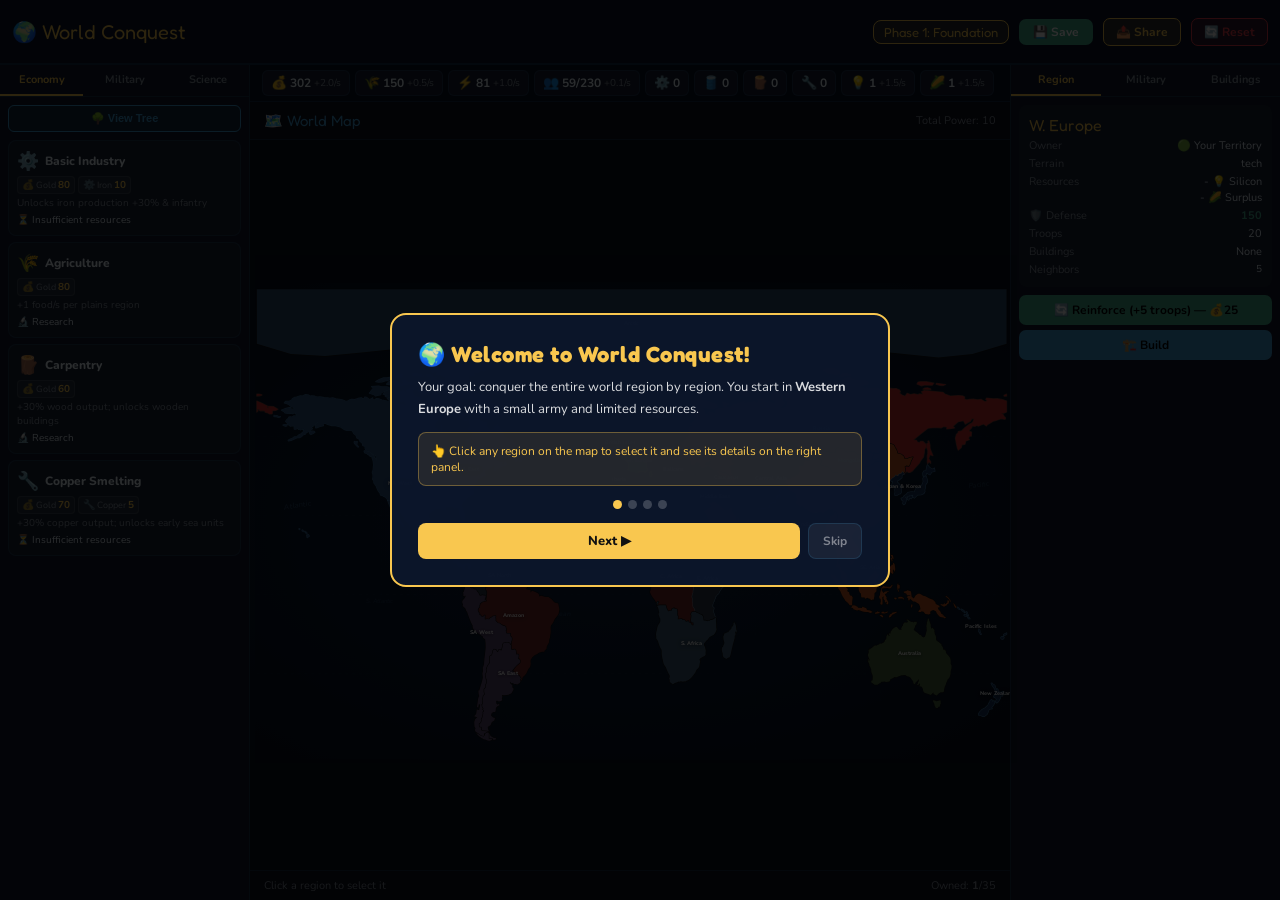
<file: world-conquest/index.html>
<!DOCTYPE html>
<html lang="en">
<head>
<meta charset="UTF-8">
<meta name="viewport" content="width=device-width, initial-scale=1.0">
<title>World Conquest — Idle Strategy</title>
<link href="https://fonts.googleapis.com/css2?family=Fredoka+One&family=Nunito:wght@400;600;700;800&display=swap" rel="stylesheet">
<link rel="stylesheet" href="style.css">
</head>
<body>

<header>
  <div class="logo">🌍 World Conquest</div>
  <div style="flex:1"></div>
  <div class="phase-badge" id="phase-badge">Phase 1: Foundation</div>
  <button id="save-btn" onclick="saveGame()">💾 Save</button>
  <button onclick="openShareModal()" style="background:rgba(249,199,79,0.15);border:1px solid var(--gold);border-radius:7px;color:var(--gold);padding:5px 12px;font-family:'Nunito',sans-serif;font-weight:700;font-size:12px;cursor:pointer;transition:.2s;" onmouseover="this.style.background='rgba(249,199,79,0.3)'" onmouseout="this.style.background='rgba(249,199,79,0.15)'">📤 Share</button>
  <button onclick="document.getElementById('reset-confirm').classList.remove('hidden')" style="background:rgba(230,57,70,0.15);border:1px solid var(--red);border-radius:7px;color:var(--red);padding:5px 12px;font-family:'Nunito',sans-serif;font-weight:700;font-size:12px;cursor:pointer;transition:.2s;" onmouseover="this.style.background='rgba(230,57,70,0.3)'" onmouseout="this.style.background='rgba(230,57,70,0.15)'">🔄 Reset</button>
</header>
<div id="boost-bar"></div>

<main class="game-layout">
  <aside class="panel-left">
    <div class="panel-tabs">
      <div class="ptab active" data-ltab="economy" onclick="switchLeftTab('economy')">Economy</div>
      <div class="ptab" data-ltab="military" onclick="switchLeftTab('military')">Military</div>
      <div class="ptab" data-ltab="science" onclick="switchLeftTab('science')">Science</div>
    </div>
    <div class="panel-body" id="left-panel-body"></div>
  </aside>

  <section class="map-area">
    <div id="res-strip">
      <div class="res-bar" id="res-bar"></div>
    </div>
    <div class="map-header">
      <span class="title" id="map-title">🗺️ World Map</span>
      <span id="map-stats" style="font-size:11px;color:var(--muted)"></span>
    </div>
    <div class="map-container">
      <svg id="world-map" viewBox="-10 -10 1115 653" preserveAspectRatio="xMidYMid meet">
        <defs>
          <filter id="glow">
            <feGaussianBlur stdDeviation="2" result="coloredBlur"/>
            <feMerge><feMergeNode in="coloredBlur"/><feMergeNode in="SourceGraphic"/></feMerge>
          </filter>
        </defs>
        <!-- Ocean background -->
        <defs>
          <radialGradient id="ocean-grad" cx="50%" cy="50%" r="70%">
            <stop offset="0%" stop-color="#0d2240"/>
            <stop offset="100%" stop-color="#060e1c"/>
          </radialGradient>
        </defs>
        <rect x="-80" y="-10" width="1195" height="700" fill="url(#ocean-grad)"/>
        <!-- Ocean labels -->
        <text x="60" y="320" font-family="Nunito,sans-serif" font-size="11" fill="rgba(99,179,237,0.25)" font-style="italic" font-weight="600" text-anchor="middle" transform="rotate(-10,60,320)">Atlantic</text>
        <text x="430" y="480" font-family="Nunito,sans-serif" font-size="10" fill="rgba(99,179,237,0.2)" font-style="italic" font-weight="600" text-anchor="middle">Indian Ocean</text>
        <text x="1060" y="290" font-family="Nunito,sans-serif" font-size="10" fill="rgba(99,179,237,0.2)" font-style="italic" font-weight="600" text-anchor="middle" transform="rotate(-8,1060,290)">Pacific</text>
        <text x="180" y="460" font-family="Nunito,sans-serif" font-size="9" fill="rgba(99,179,237,0.18)" font-style="italic" text-anchor="middle">S. Atlantic</text>
        <!-- Subtle latitude lines -->
        <g stroke="rgba(61,156,212,0.08)" stroke-width="0.7" stroke-dasharray="4,6">
          <line x1="0" y1="216" x2="1100" y2="216"/>
          <line x1="0" y1="332" x2="1100" y2="332"/>
          <line x1="0" y1="448" x2="1100" y2="448"/>
          <line x1="0" y1="564" x2="1100" y2="564"/>
        </g>
        <!-- Subtle longitude lines -->
        <g stroke="rgba(61,156,212,0.05)" stroke-width="0.7" stroke-dasharray="4,8">
          <line x1="183" y1="0" x2="183" y2="680"/>
          <line x1="366" y1="0" x2="366" y2="680"/>
          <line x1="549" y1="0" x2="549" y2="680"/>
          <line x1="732" y1="0" x2="732" y2="680"/>
          <line x1="915" y1="0" x2="915" y2="680"/>
        </g>
        <g id="regions-g"></g>
        <g id="labels-g"></g>
      </svg>
    </div>
    <div class="map-footer">
      <span id="map-footer-left">Click a region to select it</span>
      <span id="map-footer-right">Owned: <b id="owned-count">0</b>/35</span>
    </div>
  </section>

  <aside class="panel-right">
    <div class="panel-tabs">
      <div class="ptab active" data-rtab="region" onclick="switchRightTab('region')">Region</div>
      <div class="ptab" data-rtab="military" onclick="switchRightTab('military')">Military</div>
      <div class="ptab" data-rtab="buildings" onclick="switchRightTab('buildings')">Buildings</div>
    </div>
    <div class="panel-body" id="right-panel-body"></div>
  </aside>
</main>

<!-- Resource Tooltip -->
<div id="res-tooltip" class="res-tooltip hidden"></div>

<!-- Notification Stack -->
<div id="notif-stack"></div>

<!-- Reset Confirm -->
<div id="reset-confirm" class="confirm-overlay hidden">
  <div class="confirm-box">
    <div class="cb-title">⚠️ Reset Game?</div>
    <div class="cb-sub">All progress will be lost permanently. This cannot be undone.</div>
    <div class="cb-btns">
      <button onclick="confirmReset()" style="background:var(--red);color:#fff">🗑️ Reset</button>
      <button onclick="document.getElementById('reset-confirm').classList.add('hidden')" style="background:rgba(255,255,255,0.1);color:var(--white);border:1px solid var(--border)">Cancel</button>
    </div>
  </div>
</div>

<!-- Share Modal -->
<div id="share-modal" class="confirm-overlay hidden">
  <div class="confirm-box" style="border-color:var(--gold);min-width:340px">
    <div class="cb-title" style="color:var(--gold)">🌍 Share Progress</div>
    <div style="font-size:12px;color:var(--muted);margin-bottom:12px" id="share-text"></div>
    <div style="background:rgba(255,255,255,0.05);border:1px solid var(--border);border-radius:8px;padding:10px;margin-bottom:14px;font-size:11px;font-family:monospace;color:var(--white);word-break:break-all" id="share-content"></div>
    <div class="cb-btns">
      <button onclick="copyShareText()" style="background:var(--gold);color:#111">📋 Copy</button>
      <button onclick="document.getElementById('share-modal').classList.add('hidden')" style="background:rgba(255,255,255,0.1);color:var(--white);border:1px solid var(--border)">Close</button>
    </div>
  </div>
</div>

<!-- Troop Select Modal (attack) -->
<!-- Tutorial Overlay -->
<div id="tutorial-overlay" class="tutorial-overlay hidden">
  <div class="tutorial-box">
    <div class="tutorial-step active" id="tut-step-0">
      <h2>🌍 Welcome to World Conquest!</h2>
      <p>Your goal: conquer the entire world region by region. You start in <b>Western Europe</b> with a small army and limited resources.</p>
      <div class="tut-hint">👆 Click any region on the map to select it and see its details on the right panel.</div>
    </div>
    <div class="tutorial-step" id="tut-step-1">
      <h2>⚙️ Economy First</h2>
      <p>Each region you own produces resources every second. Open the <b>Economy</b> tab on the left to research <b>Agriculture</b> — it will boost your food production and unlock more options.</p>
      <div class="tut-hint">💡 Resources are shown in the top bar. Watch your Gold (💰) — it's used for almost everything.</div>
    </div>
    <div class="tutorial-step" id="tut-step-2">
      <h2>🪖 Build an Army</h2>
      <p>Go to the <b>Military</b> tab and recruit some <b>Militia</b>. They cost 15💰 + 3🌾 each. Train at least 5–10 before attacking.</p>
      <div class="tut-hint">⚔️ Your total military power is shown at the bottom of the Military tab. Higher power = easier conquest.</div>
    </div>
    <div class="tutorial-step" id="tut-step-3">
      <h2>🗺️ Attack a Neighbor</h2>
      <p>Select <b>North Africa</b> or <b>Iberia</b> on the map (they border you). Click <b>Attack</b> in the right panel, choose your force, and fight!</p>
      <div class="tut-hint">🏆 Reach <b>Phase 2</b> by owning 12% of the map (5 regions). New techs and units will unlock!</div>
    </div>
    <div class="tutorial-dots">
      <div class="tutorial-dot active" id="tut-dot-0"></div>
      <div class="tutorial-dot" id="tut-dot-1"></div>
      <div class="tutorial-dot" id="tut-dot-2"></div>
      <div class="tutorial-dot" id="tut-dot-3"></div>
    </div>
    <div class="tutorial-btns">
      <button id="tut-prev-btn" onclick="tutStep(-1)" style="display:none;background:rgba(255,255,255,0.08);border:1px solid var(--border);color:var(--white);flex:1;padding:9px;border-radius:8px;font-family:'Nunito',sans-serif;font-weight:700;font-size:13px;cursor:pointer">◀ Back</button>
      <button id="tut-next-btn" onclick="tutStep(1)" style="background:var(--gold);color:#111;flex:1;padding:9px;border-radius:8px;font-family:'Nunito',sans-serif;font-weight:800;font-size:13px;cursor:pointer;border:none">Next ▶</button>
      <button onclick="closeTutorial()" style="background:rgba(255,255,255,0.06);border:1px solid var(--border);color:rgba(255,255,255,0.45);padding:9px 14px;border-radius:8px;font-family:'Nunito',sans-serif;font-weight:700;font-size:12px;cursor:pointer">Skip</button>
    </div>
  </div>
</div>

<!-- Win Modal -->
<div id="win-modal" class="win-modal hidden">
  <div class="win-box">
    <div style="font-size:48px;margin-bottom:8px">🏆</div>
    <h1>VICTORY!</h1>
    <div class="win-sub" id="win-subtitle">Earth unified. The alien invasion has been repelled!</div>
    <div class="win-stats" id="win-stats"></div>
    <button onclick="location.reload()" style="background:var(--gold);color:#111;border:none;border-radius:10px;padding:12px 30px;font-family:'Fredoka One',cursive;font-size:18px;cursor:pointer;width:100%">🔄 Play Again</button>
  </div>
</div>

<!-- Troop Select Modal with Terrain Preview -->
<div id="troop-select-modal" class="modal hidden">
  <div class="modal-box" style="border-color:var(--blue)">
    <div class="modal-title" style="color:var(--blue)" id="troop-select-title">🪖 Select Attack Force</div>
    <div id="terrain-preview" class="terrain-preview" style="display:none"></div>
    <div id="troop-select-body" style="max-height:260px;overflow-y:auto"></div>
    <div style="margin-top:8px;font-size:12px;color:var(--gold);font-weight:700" id="troop-select-power">Total Power: 0</div>
    <div class="modal-btns" style="margin-top:12px">
      <button onclick="confirmTroopSelect()" style="background:var(--red);color:#fff;flex:1;padding:9px;border:none;border-radius:8px;font-family:'Nunito',sans-serif;font-weight:800;font-size:13px;cursor:pointer">⚔️ Attack!</button>
      <button onclick="closeTroopSelect()" style="background:rgba(255,255,255,0.1);color:var(--white);border:1px solid var(--border);flex:1;padding:9px;border-radius:8px;font-family:'Nunito',sans-serif;font-weight:800;font-size:13px;cursor:pointer">Cancel</button>
    </div>
  </div>
</div>

<!-- Defense Modal (enemy attacks player) -->
<div id="defense-modal" class="modal hidden">
  <div class="modal-box" style="border-color:var(--gold)">
    <div class="modal-title" style="color:var(--gold)" id="defense-modal-title">🛡️ Under Attack!</div>
    <div id="defense-modal-body" style="max-height:300px;overflow-y:auto"></div>
    <div class="modal-btns" style="margin-top:12px">
      <button onclick="confirmDefense()" style="background:var(--green);color:#fff;flex:1;padding:9px;border:none;border-radius:8px;font-family:'Nunito',sans-serif;font-weight:800;font-size:13px;cursor:pointer">🛡️ Defend!</button>
      <button onclick="retreatDefense()" style="background:rgba(255,255,255,0.1);color:var(--white);border:1px solid var(--border);flex:1;padding:9px;border-radius:8px;font-family:'Nunito',sans-serif;font-weight:800;font-size:13px;cursor:pointer">🏃 Retreat</button>
    </div>
  </div>
</div>

<!-- Tech Tree Full View Modal -->
<div id="tech-tree-modal" class="modal hidden">
  <div class="modal-box" style="width:700px;max-width:95vw;border-color:var(--blue)">
    <div style="display:flex;justify-content:space-between;align-items:center;margin-bottom:14px">
      <div class="modal-title" style="color:var(--blue);margin:0">🔬 Full Tech Tree</div>
      <button onclick="document.getElementById('tech-tree-modal').classList.add('hidden')" style="background:rgba(255,255,255,0.1);border:1px solid var(--border);color:var(--white);border-radius:6px;padding:4px 12px;cursor:pointer;font-family:'Nunito',sans-serif">✕ Close</button>
    </div>
    <div id="tech-tree-modal-body" style="overflow-y:auto;max-height:65vh"></div>
  </div>
</div>

<div id="combat-modal" class="modal hidden">
  <div class="modal-box">
    <div class="modal-title" id="combat-title">⚔️ Battle</div>
    <div id="combat-howto" style="display:none;background:rgba(249,199,79,0.08);border:1px solid var(--gold);border-radius:8px;padding:10px 12px;margin-bottom:12px;font-size:11px;line-height:1.8;color:var(--white)">
      <b style="color:var(--gold);font-size:12px">⚔️ How Combat Works</b><br>
      • Rounds auto-fire every <b>5 seconds</b> — both sides deal damage each round.<br>
      • Click <b>STRIKE!</b> anytime to build up bonus damage (applied at round end).<br>
      • Your HP = combined power of your deployed troops.<br>
      • Units are permanently lost when you take damage.<br>
      • <b>Retreat</b> anytime — but you'll lose units proportional to damage taken.
    </div>
    <div id="combat-summary" style="display:none;border-radius:8px;padding:10px 12px;margin-bottom:12px;font-size:12px;line-height:2"></div>
    <div class="hp-bars">
      <div class="hp-above">
        <span id="player-hp-val" style="color:var(--green);font-weight:700"></span>
        <span id="enemy-hp-val" style="color:var(--red);font-weight:700"></span>
      </div>
      <div style="display:flex;align-items:center;gap:7px;">
        <span class="hp-bar-label player">Your Force</span>
        <div class="hp-shared-track">
          <div id="player-hp-fill" class="hp-p" style="width:50%"></div>
          <div class="hp-divider"></div>
          <div id="enemy-hp-fill" class="hp-e" style="width:50%"></div>
        </div>
        <span class="hp-bar-label enemy">Enemy</span>
      </div>
    </div>
    <div class="combat-log" id="combat-log"></div>
    <div class="modal-btns">
      <button id="strike-btn" onclick="strikeEnemy()">⚔️ STRIKE!</button>
      <button id="retreat-btn" onclick="retreatOrClose()">🏃 Retreat</button>
    </div>
  </div>
</div>

<div id="event-banner" class="event-banner hidden"></div>
<div id="event-banner-tooltip" class="event-banner-tooltip"><div class="ev-title" id="ebt-title"></div><div class="ev-desc" id="ebt-desc"></div></div>
<div id="tooltip" class="tooltip hidden"></div>
<div id="tt-tooltip" class="tt-tooltip-box hidden"></div>

<script src="game.js"></script>
</body>
</html>
</file>
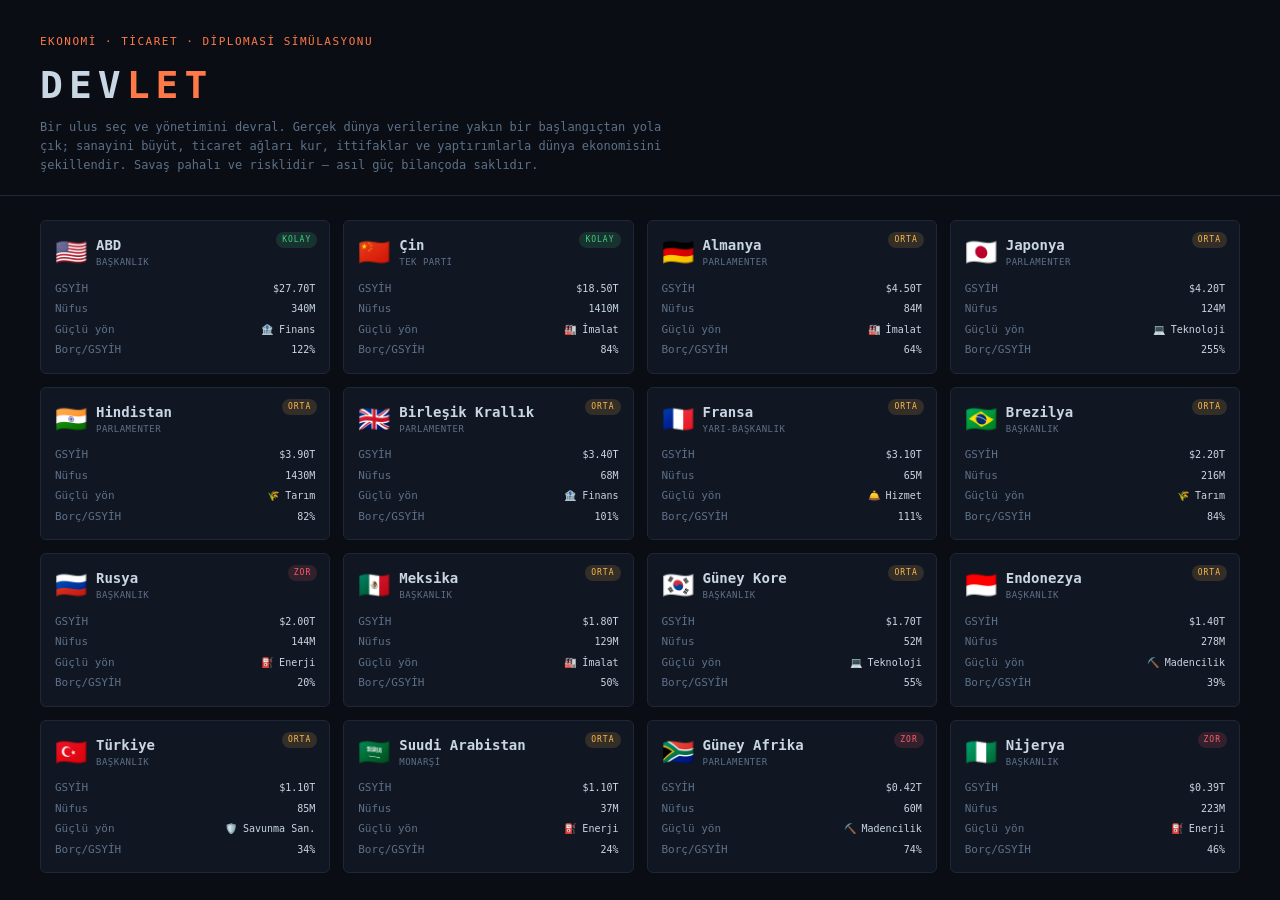
<file: world-economy/index.html>
<!DOCTYPE html>
<html lang="tr">
<head>
<meta charset="UTF-8">
<meta name="viewport" content="width=device-width, initial-scale=1.0">
<title>DEVLET // Ekonomi & Diplomasi Simülasyonu</title>
<style>
:root{
  --bg:#0a0e14; --panel:#111722; --panel2:#0d131c; --line:#1d2735;
  --ink:#c9d6e3; --dim:#5d7088; --dimmer:#384557;
  --green:#3fd07d; --red:#ff5c6c; --amber:#ffb84d; --cyan:#4dd9e8;
  --gold:#e8c45a; --violet:#9d7cff; --accent:#ff7847;
}
*{box-sizing:border-box;margin:0;padding:0}
html,body{height:100%}
body{
  background:var(--bg); color:var(--ink);
  font-family:'SF Mono',ui-monospace,'Cascadia Code','Roboto Mono',Menlo,Consolas,monospace;
  font-size:13px; line-height:1.5; overflow:hidden;
}
::-webkit-scrollbar{width:8px;height:8px}
::-webkit-scrollbar-track{background:var(--panel2)}
::-webkit-scrollbar-thumb{background:var(--line);border-radius:4px}
::-webkit-scrollbar-thumb:hover{background:var(--dimmer)}

.app{display:flex;flex-direction:column;height:100vh}

/* ===== TOP BAR ===== */
.topbar{
  display:flex;align-items:center;gap:0;
  background:var(--panel);border-bottom:1px solid var(--line);
  height:54px;flex-shrink:0;
}
.brand{padding:0 18px;display:flex;flex-direction:column;border-right:1px solid var(--line);height:100%;justify-content:center}
.brand .logo{font-weight:700;letter-spacing:3px;font-size:15px;color:var(--ink)}
.brand .logo b{color:var(--accent)}
.brand .sub{font-size:9px;letter-spacing:1px;color:var(--dim);text-transform:uppercase}

.tickerbar{flex:1;display:flex;align-items:center;gap:22px;padding:0 18px;overflow:hidden;white-space:nowrap}
.tk{display:flex;flex-direction:column;line-height:1.25}
.tk .l{font-size:9px;color:var(--dim);letter-spacing:.5px;text-transform:uppercase}
.tk .v{font-size:14px;font-weight:600}

.clock{padding:0 16px;border-left:1px solid var(--line);height:100%;display:flex;flex-direction:column;justify-content:center;align-items:flex-end;min-width:120px}
.clock .date{font-size:15px;font-weight:600;color:var(--gold)}
.clock .spd{font-size:9px;color:var(--dim);letter-spacing:.5px}

.ctrls{display:flex;height:100%}
.ctrls button{
  background:var(--panel2);border:none;border-left:1px solid var(--line);
  color:var(--dim);width:46px;cursor:pointer;font-family:inherit;font-size:15px;
  transition:.12s;
}
.ctrls button:hover{background:var(--line);color:var(--ink)}
.ctrls button.on{color:var(--bg);background:var(--green)}
.ctrls button.pausebtn.on{background:var(--amber)}

/* ===== BODY LAYOUT ===== */
.body{display:flex;flex:1;min-height:0}

/* Left nav */
.nav{width:62px;background:var(--panel2);border-right:1px solid var(--line);flex-shrink:0;display:flex;flex-direction:column;padding-top:6px}
.nav button{
  background:none;border:none;color:var(--dimmer);cursor:pointer;font-family:inherit;
  padding:11px 0 9px;display:flex;flex-direction:column;align-items:center;gap:3px;
  border-left:2px solid transparent;transition:.12s;
}
.nav button .ic{font-size:18px;line-height:1}
.nav button .nm{font-size:8px;letter-spacing:.3px;text-transform:uppercase}
.nav button:hover{color:var(--dim);background:#0f1620}
.nav button.active{color:var(--ink);border-left-color:var(--accent);background:#0f1620}

/* Main content */
.main{flex:1;overflow-y:auto;padding:16px 18px 40px;min-width:0}

/* Right rail */
.rail{width:300px;background:var(--panel2);border-left:1px solid var(--line);flex-shrink:0;overflow-y:auto;padding:14px}

/* ===== reusable ===== */
.card{background:var(--panel);border:1px solid var(--line);border-radius:5px;margin-bottom:14px}
.card-h{padding:9px 13px;border-bottom:1px solid var(--line);display:flex;align-items:center;justify-content:space-between}
.card-h h3{font-size:11px;letter-spacing:1.2px;text-transform:uppercase;color:var(--dim);font-weight:600}
.card-b{padding:13px}
.row{display:flex;justify-content:space-between;align-items:center;padding:5px 0}
.row+.row{border-top:1px solid var(--panel2)}
.k{color:var(--dim);font-size:11px}
.v{font-weight:600}
.pos{color:var(--green)} .neg{color:var(--red)} .neu{color:var(--amber)}
.muted{color:var(--dim)} .tiny{font-size:10px}
.eyebrow{font-size:9px;letter-spacing:1.5px;text-transform:uppercase;color:var(--accent);margin-bottom:3px}
h2.page-title{font-size:19px;font-weight:700;letter-spacing:.5px;margin-bottom:2px}
.page-sub{color:var(--dim);font-size:11px;margin-bottom:16px}

.btn{
  background:var(--line);border:1px solid var(--dimmer);color:var(--ink);
  font-family:inherit;font-size:11px;padding:7px 13px;border-radius:4px;cursor:pointer;
  letter-spacing:.5px;transition:.12s;font-weight:600;
}
.btn:hover:not(:disabled){background:var(--dimmer);border-color:var(--dim)}
.btn:disabled{opacity:.35;cursor:not-allowed}
.btn.primary{background:var(--accent);border-color:var(--accent);color:#1a0e08}
.btn.primary:hover:not(:disabled){filter:brightness(1.12)}
.btn.ghost{background:none}
.btn.sm{padding:4px 9px;font-size:10px}
.btn.danger{border-color:var(--red);color:var(--red)}
.btn.danger:hover:not(:disabled){background:var(--red);color:#1a0808}

.grid{display:grid;gap:14px}
.grid.c2{grid-template-columns:1fr 1fr}
.grid.c3{grid-template-columns:repeat(3,1fr)}
.grid.c4{grid-template-columns:repeat(4,1fr)}

.stat{background:var(--panel);border:1px solid var(--line);border-radius:5px;padding:12px 14px}
.stat .lab{font-size:9px;letter-spacing:1px;text-transform:uppercase;color:var(--dim);margin-bottom:5px}
.stat .num{font-size:22px;font-weight:700;letter-spacing:.5px;line-height:1}
.stat .chg{font-size:10px;margin-top:5px}

.bar{height:6px;background:var(--panel2);border-radius:3px;overflow:hidden;margin-top:6px}
.bar > i{display:block;height:100%;border-radius:3px;transition:width .4s}

table{width:100%;border-collapse:collapse;font-size:11px}
th{text-align:left;color:var(--dim);font-weight:600;font-size:9px;letter-spacing:.8px;text-transform:uppercase;padding:7px 9px;border-bottom:1px solid var(--line)}
td{padding:8px 9px;border-bottom:1px solid var(--panel2)}
tr.clk{cursor:pointer;transition:.1s}
tr.clk:hover td{background:#0f1620}
.flag{font-size:15px;margin-right:7px;vertical-align:-1px}

.pill{display:inline-block;font-size:9px;padding:2px 7px;border-radius:10px;letter-spacing:.5px;text-transform:uppercase;font-weight:600}
.pill.ally{background:rgba(63,208,125,.14);color:var(--green)}
.pill.war{background:rgba(255,92,108,.14);color:var(--red)}
.pill.tense{background:rgba(255,184,77,.14);color:var(--amber)}
.pill.neutral{background:rgba(93,112,136,.14);color:var(--dim)}
.pill.trade{background:rgba(77,217,232,.14);color:var(--cyan)}

.feed{font-size:11px}
.feed .ev{display:flex;gap:9px;padding:7px 0;border-bottom:1px solid var(--panel2)}
.feed .ev .dt{color:var(--dimmer);font-size:9px;flex-shrink:0;width:42px;padding-top:1px}
.feed .ev .tx{flex:1}
.feed .ev .ic{flex-shrink:0}

.policy{border:1px solid var(--line);border-radius:5px;padding:11px 13px;margin-bottom:10px;background:var(--panel)}
.policy.active{border-color:var(--accent);box-shadow:inset 0 0 0 1px rgba(255,120,71,.2)}
.policy .pt{display:flex;justify-content:space-between;align-items:center;margin-bottom:4px}
.policy .pname{font-weight:600;font-size:12px}
.policy .pdesc{color:var(--dim);font-size:10px;line-height:1.45;margin-bottom:8px}

.slider-row{display:flex;align-items:center;gap:10px;margin:9px 0}
.slider-row label{font-size:11px;color:var(--dim);width:130px;flex-shrink:0}
.slider-row input[type=range]{flex:1;accent-color:var(--accent)}
.slider-row .val{width:48px;text-align:right;font-weight:600;font-size:11px}

.modal-bg{position:fixed;inset:0;background:rgba(4,7,11,.78);display:none;align-items:center;justify-content:center;z-index:50;backdrop-filter:blur(3px)}
.modal-bg.show{display:flex}
.modal{background:var(--panel);border:1px solid var(--line);border-radius:8px;width:min(560px,92vw);max-height:88vh;overflow-y:auto}
.modal-h{padding:15px 18px;border-bottom:1px solid var(--line);display:flex;justify-content:space-between;align-items:center}
.modal-h h3{font-size:14px;letter-spacing:.5px}
.modal-h .x{cursor:pointer;color:var(--dim);font-size:20px;line-height:1}
.modal-h .x:hover{color:var(--ink)}
.modal-b{padding:18px}

.toast-wrap{position:fixed;bottom:18px;right:18px;z-index:60;display:flex;flex-direction:column;gap:8px}
.toast{background:var(--panel);border:1px solid var(--line);border-left:3px solid var(--accent);border-radius:5px;padding:10px 14px;font-size:11px;min-width:240px;max-width:340px;animation:slideIn .25s}
.toast.good{border-left-color:var(--green)} .toast.bad{border-left-color:var(--red)} .toast.warn{border-left-color:var(--amber)}
@keyframes slideIn{from{transform:translateX(20px);opacity:0}to{transform:none;opacity:1}}

.spark{display:block;width:100%;height:34px}

/* country select screen */
.selectScreen{position:fixed;inset:0;background:var(--bg);z-index:80;display:flex;flex-direction:column;padding:0;overflow:hidden}
.selHero{padding:34px 40px 20px;border-bottom:1px solid var(--line)}
.selHero .eyebrow{font-size:11px}
.selHero h1{font-size:38px;font-weight:800;letter-spacing:6px;margin:6px 0 4px}
.selHero h1 b{color:var(--accent)}
.selHero p{color:var(--dim);max-width:640px;font-size:12px;line-height:1.6}
.selGrid{flex:1;overflow-y:auto;padding:24px 40px;display:grid;grid-template-columns:repeat(auto-fill,minmax(230px,1fr));gap:13px;align-content:start;grid-auto-rows:min-content}
.cc{background:var(--panel);border:1px solid var(--line);border-radius:6px;padding:14px 14px 12px;cursor:pointer;transition:.14s;position:relative;display:flex;flex-direction:column}
.cc:hover{border-color:var(--accent);transform:translateY(-2px)}
.cc .ch{display:flex;align-items:center;gap:9px;margin-bottom:9px;padding-right:54px;min-height:30px}
.cc .ch .fl{font-size:26px;flex-shrink:0;line-height:1}
.cc .ch>div{min-width:0}
.cc .ch .nm{font-weight:700;font-size:14px}
.cc .ch .tag{font-size:9px;color:var(--dim);text-transform:uppercase;letter-spacing:.5px}
.cc .crow{display:flex;justify-content:space-between;font-size:10px;padding:2px 0}
.cc .crow .k{color:var(--dim)}
.cc .diff{position:absolute;top:11px;right:12px;font-size:8px;letter-spacing:1px;text-transform:uppercase;padding:2px 6px;border-radius:8px}
.diff.easy{background:rgba(63,208,125,.14);color:var(--green)}
.diff.med{background:rgba(255,184,77,.14);color:var(--amber)}
.diff.hard{background:rgba(255,92,108,.14);color:var(--red)}

.hidden{display:none!important}
@media (max-width:580px){
  .selHero{padding:22px 20px 16px}
  .selHero h1{font-size:30px;letter-spacing:3px}
  .selHero p{font-size:11px}
  .selGrid{padding:16px 16px 30px;grid-template-columns:1fr;gap:10px}
  .nav{width:54px}
  .rail{display:none}
  .main{padding:12px 12px 36px}
  .tickerbar{gap:14px}
}
.flex{display:flex} .between{justify-content:space-between} .center{align-items:center} .gap{gap:10px} .wrap{flex-wrap:wrap}
.mt{margin-top:12px}.mb{margin-bottom:12px}
.scrollx{overflow-x:auto}
.help{color:var(--dimmer);font-size:10px;font-style:italic}
</style>
</head>
<body>
<div class="app" id="app" style="display:none">
  <!-- TOP BAR -->
  <div class="topbar">
    <div class="brand">
      <div class="logo">DEV<b>LET</b></div>
      <div class="sub" id="brandSub">— Yönetim Konsolu</div>
    </div>
    <div class="tickerbar" id="ticker"></div>
    <div class="clock">
      <div class="date" id="gdate">—</div>
      <div class="spd" id="gspeed">DURDU</div>
    </div>
    <div class="ctrls">
      <button class="pausebtn" id="btnPause" title="Durdur / Başlat">▶</button>
      <button id="spd1" title="Normal hız">1×</button>
      <button id="spd2" title="Hızlı">2×</button>
      <button id="spd3" title="Çok hızlı">4×</button>
    </div>
  </div>
  <!-- BODY -->
  <div class="body">
    <div class="nav" id="nav"></div>
    <div class="main" id="main"></div>
    <div class="rail" id="rail"></div>
  </div>
</div>

<div class="modal-bg" id="modalBg"><div class="modal" id="modal"></div></div>
<div class="toast-wrap" id="toasts"></div>

<!-- COUNTRY SELECT -->
<div class="selectScreen" id="selectScreen">
  <div class="selHero">
    <div class="eyebrow">EKONOMİ · TİCARET · DİPLOMASİ SİMÜLASYONU</div>
    <h1>DEV<b>LET</b></h1>
    <p>Bir ulus seç ve yönetimini devral. Gerçek dünya verilerine yakın bir başlangıçtan yola çık; sanayini büyüt, ticaret ağları kur, ittifaklar ve yaptırımlarla dünya ekonomisini şekillendir. Savaş pahalı ve risklidir — asıl güç bilançoda saklıdır.</p>
  </div>
  <div class="selGrid" id="selGrid"></div>
</div>

<script>
/* ============================================================
   DEVLET — Ekonomi & Diplomasi Simülasyonu
   Tek dosya, bağımsız. clickingame.com için.
   ============================================================ */

/* ---------- yardımcılar ---------- */
const $=s=>document.querySelector(s);
const $$=s=>document.querySelectorAll(s);
const clamp=(x,a,b)=>Math.max(a,Math.min(b,x));
const rnd=(a,b)=>a+Math.random()*(b-a);
const pick=a=>a[Math.floor(Math.random()*a.length)];
function fmt(n){
  if(n===null||n===undefined||isNaN(n))return '—';
  const a=Math.abs(n);
  if(a>=1e12)return (n/1e12).toFixed(2)+' T';
  if(a>=1e9)return (n/1e9).toFixed(1)+' Mr';
  if(a>=1e6)return (n/1e6).toFixed(1)+' M';
  if(a>=1e3)return (n/1e3).toFixed(1)+' B';
  return n.toFixed(0);
}
function money(n){return '$'+fmt(n);}
function pct(n,d=1){return (n>=0?'+':'')+n.toFixed(d)+'%';}
function sign(n){return n>=0?'pos':'neg';}

/* ---------- sektörler (üretim zinciri) ---------- */
// her sektör: hammadde mi, ara mal mı, ileri teknoloji mi
const SECTORS={
  agri:   {name:'Tarım',        ic:'🌾', tier:0, base:'land'},
  energy: {name:'Enerji',       ic:'⛽', tier:0, base:'resource'},
  mining: {name:'Madencilik',   ic:'⛏️', tier:0, base:'resource'},
  manuf:  {name:'İmalat',       ic:'🏭', tier:1, needs:['energy','mining']},
  consumer:{name:'Tüketim Malı', ic:'📦', tier:1, needs:['agri','manuf']},
  tech:   {name:'Teknoloji',    ic:'💻', tier:2, needs:['manuf','services']},
  finance:{name:'Finans',       ic:'🏦', tier:2, needs:['services']},
  services:{name:'Hizmet',      ic:'🛎️', tier:1, needs:['consumer']},
  defense:{name:'Savunma San.', ic:'🛡️', tier:2, needs:['manuf','tech']},
};
const SECTOR_KEYS=Object.keys(SECTORS);

/* ---------- ülke verileri (2025'e yakın, oyunlaştırılmış) ----------
   gdp: trilyon $ ; pop: milyon ; her ülkenin sektör güç dağılımı 0..100
   diff: oynama zorluğu                                                */
const COUNTRY_DATA=[
 {id:'usa',name:'ABD',fl:'🇺🇸',gdp:27.7,pop:340,debt:122,mil:88,tech:95,stab:72,diff:'easy',
  sectors:{agri:60,energy:85,mining:55,manuf:70,consumer:80,tech:98,finance:99,services:92,defense:99},
  res:{oil:70,metal:55,food:80},gov:'Başkanlık'},
 {id:'chn',name:'Çin',fl:'🇨🇳',gdp:18.5,pop:1410,debt:84,mil:82,tech:80,stab:68,diff:'easy',
  sectors:{agri:75,energy:78,mining:80,manuf:99,consumer:88,tech:78,finance:70,services:65,defense:84},
  res:{oil:45,metal:90,food:70},gov:'Tek Parti'},
 {id:'deu',name:'Almanya',fl:'🇩🇪',gdp:4.5,pop:84,debt:64,mil:55,tech:88,stab:78,diff:'med',
  sectors:{agri:50,energy:45,mining:35,manuf:90,consumer:75,tech:85,finance:80,services:82,defense:72},
  res:{oil:15,metal:40,food:55},gov:'Parlamenter'},
 {id:'jpn',name:'Japonya',fl:'🇯🇵',gdp:4.2,pop:124,debt:255,mil:50,tech:90,stab:76,diff:'med',
  sectors:{agri:35,energy:25,mining:20,manuf:88,consumer:78,tech:92,finance:78,services:80,defense:60},
  res:{oil:5,metal:20,food:35},gov:'Parlamenter'},
 {id:'ind',name:'Hindistan',fl:'🇮🇳',gdp:3.9,pop:1430,debt:82,mil:70,tech:62,stab:60,diff:'med',
  sectors:{agri:80,energy:55,mining:65,manuf:62,consumer:70,tech:70,finance:55,services:78,defense:58},
  res:{oil:25,metal:60,food:85},gov:'Parlamenter'},
 {id:'gbr',name:'Birleşik Krallık',fl:'🇬🇧',gdp:3.4,pop:68,debt:101,mil:58,tech:82,stab:74,diff:'med',
  sectors:{agri:38,energy:50,mining:25,manuf:60,consumer:68,tech:80,finance:92,services:88,defense:70},
  res:{oil:35,metal:20,food:45},gov:'Parlamenter'},
 {id:'fra',name:'Fransa',fl:'🇫🇷',gdp:3.1,pop:65,debt:111,mil:60,tech:80,stab:70,diff:'med',
  sectors:{agri:58,energy:60,mining:30,manuf:70,consumer:72,tech:78,finance:76,services:82,defense:78},
  res:{oil:10,metal:30,food:65},gov:'Yarı-Başkanlık'},
 {id:'rus',name:'Rusya',fl:'🇷🇺',gdp:2.0,pop:144,debt:20,mil:80,tech:60,stab:55,diff:'hard',
  sectors:{agri:65,energy:95,mining:88,manuf:58,consumer:50,tech:55,finance:45,services:55,defense:88},
  res:{oil:98,metal:85,food:75},gov:'Başkanlık'},
 {id:'bra',name:'Brezilya',fl:'🇧🇷',gdp:2.2,pop:216,debt:84,mil:48,tech:50,stab:58,diff:'med',
  sectors:{agri:90,energy:65,mining:78,manuf:55,consumer:60,tech:48,finance:55,services:62,defense:42},
  res:{oil:55,metal:80,food:95},gov:'Başkanlık'},
 {id:'tur',name:'Türkiye',fl:'🇹🇷',gdp:1.1,pop:85,debt:34,mil:65,tech:55,stab:54,diff:'med',
  sectors:{agri:70,energy:30,mining:50,manuf:72,consumer:66,tech:52,finance:50,services:68,defense:74},
  res:{oil:12,metal:45,food:72},gov:'Başkanlık'},
 {id:'sau',name:'Suudi Arabistan',fl:'🇸🇦',gdp:1.1,pop:37,debt:24,mil:62,tech:48,stab:62,diff:'med',
  sectors:{agri:20,energy:99,mining:40,manuf:35,consumer:45,tech:45,finance:58,services:55,defense:55},
  res:{oil:99,metal:35,food:15},gov:'Monarşi'},
 {id:'kor',name:'Güney Kore',fl:'🇰🇷',gdp:1.7,pop:52,debt:55,mil:66,tech:93,stab:70,diff:'med',
  sectors:{agri:28,energy:25,mining:18,manuf:92,consumer:74,tech:95,finance:68,services:74,defense:72},
  res:{oil:3,metal:18,food:30},gov:'Başkanlık'},
 {id:'idn',name:'Endonezya',fl:'🇮🇩',gdp:1.4,pop:278,debt:39,mil:50,tech:42,stab:56,diff:'med',
  sectors:{agri:78,energy:70,mining:82,manuf:58,consumer:60,tech:40,finance:48,services:58,defense:44},
  res:{oil:50,metal:88,food:80},gov:'Başkanlık'},
 {id:'mex',name:'Meksika',fl:'🇲🇽',gdp:1.8,pop:129,debt:50,mil:42,tech:48,stab:52,diff:'med',
  sectors:{agri:62,energy:58,mining:60,manuf:74,consumer:64,tech:50,finance:52,services:62,defense:38},
  res:{oil:55,metal:65,food:68},gov:'Başkanlık'},
 {id:'zaf',name:'Güney Afrika',fl:'🇿🇦',gdp:0.42,pop:60,debt:74,mil:38,tech:48,stab:48,diff:'hard',
  sectors:{agri:55,energy:48,mining:92,manuf:50,consumer:52,tech:46,finance:60,services:58,defense:40},
  res:{oil:20,metal:95,food:58},gov:'Parlamenter'},
 {id:'nga',name:'Nijerya',fl:'🇳🇬',gdp:0.39,pop:223,debt:46,mil:36,tech:32,stab:42,diff:'hard',
  sectors:{agri:72,energy:80,mining:55,manuf:40,consumer:48,tech:35,finance:42,services:50,defense:34},
  res:{oil:85,metal:50,food:60},gov:'Başkanlık'},
];

/* ---------- emtia / dünya pazarı ---------- */
const COMMODITIES={
  oil:  {name:'Petrol',     ic:'🛢️', price:78,  unit:'varil'},
  metal:{name:'Metaller',   ic:'🪙', price:240, unit:'ton'},
  food: {name:'Gıda',       ic:'🌽', price:55,  unit:'ton'},
  chips:{name:'Yarı İletken',ic:'🔲', price:430, unit:'birim'},
};

/* ============================================================
   DURUM (STATE)
   ============================================================ */
let G=null; // ana oyun durumu

function newState(playerId){
  // ülkeleri derin kopyala + dinamik alanlar ekle
  const countries={};
  COUNTRY_DATA.forEach(c=>{
    countries[c.id]={
      ...c,
      sectors:{...c.sectors},
      res:{...c.res},
      // dinamik ekonomik durum
      gdpGrowth: rnd(-0.5,3.5),
      inflation: c.id==='tur'?38: c.id==='rus'?9: c.id==='usa'?3: rnd(1.5,6),
      unemploy: rnd(3.5,11),
      treasury: c.gdp*1000*rnd(0.04,0.09), // milyar $ kasada
      taxRate: 22,
      // diplomasi: oyuncuya karşı tutum -100..100
      relation: 0,
      tradeVol: 0,
      sentiment: rnd(-10,10),
    };
  });

  const p=countries[playerId];
  return {
    playerId,
    countries,
    // zaman
    year:2025, month:1, tick:0,
    running:false, speed:1, // 1,2,4
    // emtia fiyatları
    market:JSON.parse(JSON.stringify(COMMODITIES)),
    // oyuncu politikaları
    policy:{
      taxRate:22, interestRate:8, militarySpend:12, // % bütçe
      tariff:8, // ortalama gümrük %
      welfare:18, rnd:6, infraSpend:10,
      tradeOpen:60, // açıklık
    },
    // sektör yatırım seviyeleri (oyuncunun aktif yatırımı)
    invest:{},
    // anlaşmalar
    treaties:[], // {with, type, since}
    blocs:[],    // ittifak blokları
    sanctions:[],// {by/on, reason}
    // tarihçe (grafik için)
    hist:{gdp:[],treasury:[],approval:[]},
    approval:55, // halk desteği
    // olay akışı
    feed:[],
    // birikmiş
    totalEarned:0,
    page:'overview',
    selectedCountry:null,
  };
}

/* ============================================================
   EKONOMİ MOTORU
   ============================================================ */
function player(){return G.countries[G.playerId];}

// bir ülkenin sektör çıktısını (yıllık katma değer, milyar$) hesapla
function sectorOutput(c){
  const out={};
  let total=0;
  SECTOR_KEYS.forEach(k=>{
    const lvl=c.sectors[k]||0;
    // tedarik zinciri darboğazı: gereken alt sektör zayıfsa ceza
    let supply=1;
    const def=SECTORS[k];
    if(def.needs){
      let s=0; def.needs.forEach(n=>s+=(c.sectors[n]||0));
      s/=def.needs.length;
      supply=clamp(0.45+s/130,0.45,1.15);
    }
    const v=(c.gdp*1000)*(lvl/100)*0.16*supply;
    out[k]=v; total+=v;
  });
  return {out,total};
}

// oyuncunun aylık ekonomik tikini işle
function economicTick(){
  const p=player();
  const pol=G.policy;

  // ---- gelir ----
  const {total:gdpv}=sectorOutput(p);
  const annualGDP=p.gdp*1000; // milyar
  // vergi geliri (aylık)
  let taxRev=(annualGDP * (pol.taxRate/100) * 0.45)/12;
  // gümrük geliri
  const tradeIncome=(p.tradeVol||0)*(pol.tariff/100)*0.5;
  // emtia ihracat geliri (kaynak zengini ülkeler)
  let resourceRev=0;
  resourceRev+=(p.res.oil/100)*G.market.oil.price*0.9;
  resourceRev+=(p.res.metal/100)*G.market.metal.price*0.6;
  resourceRev+=(p.res.food/100)*G.market.food.price*0.7;
  resourceRev*=(pol.tradeOpen/60);

  const income=taxRev+tradeIncome+resourceRev;

  // ---- gider ----
  const spendBase=annualGDP/12*0.36;
  const milCost=spendBase*(pol.militarySpend/100)*1.1;
  const welfareCost=spendBase*(pol.welfare/100)*1.2;
  const infraCost=spendBase*(pol.infraSpend/100);
  const rndCost=spendBase*(pol.rnd/100);
  // borç faizi (çok yüksek borçta faiz yükü kısmen sınırlanır)
  const debtCost=(annualGDP*(Math.min(p.debt,95)/100))*(pol.interestRate/100)/12;
  const expenses=milCost+welfareCost+infraCost+rndCost+debtCost + spendBase*0.22;

  const net=income-expenses;
  p.treasury+=net;
  G.totalEarned+=Math.max(0,net);

  // ---- makro dinamikler ----
  // büyüme: temel trend + politika sapmaları
  let g=1.6; // temel büyüme eğilimi
  g+=(pol.infraSpend-10)*0.05;
  g+=(pol.rnd-6)*0.06;
  g+=(pol.tradeOpen-60)*0.012;
  g-=(pol.taxRate-22)*0.02;
  g-=Math.max(0,p.inflation-8)*0.03;      // sadece %8 üstü enflasyon cezalandırır
  g-=Math.max(0,(p.debt-110))*0.004;      // sadece %110 üstü borç
  g+=(p.stab-55)*0.008;
  // sektör yatırımları büyümeyi besler
  let invSum=0; Object.values(G.invest).forEach(v=>invSum+=v);
  g+=invSum*0.0008;
  g+=rnd(-0.3,0.3);
  p.gdpGrowth=clamp(p.gdpGrowth*0.75+g*0.25, -8, 12);
  p.gdp*=(1+p.gdpGrowth/100/12);

  // enflasyon: hedefe doğru çekilir, faiz baskılar, harcama körükler
  let infl=p.inflation;
  infl+=(4-infl)*0.02;                    // uzun vadeli hedefe çekim
  infl+=(8-pol.interestRate)*0.04;
  infl+=(pol.welfare-18)*0.015;
  infl-=(pol.taxRate-22)*0.008;
  infl+=rnd(-0.3,0.3);
  p.inflation=clamp(infl,0.5,120);

  // işsizlik
  p.unemploy=clamp(p.unemploy - (p.gdpGrowth-1.5)*0.06 + rnd(-0.15,0.15),2,28);

  // borç: açık verince artar
  if(net<0) p.debt+=Math.abs(net)/annualGDP*100*0.4;
  else p.debt=Math.max(0,p.debt-net/annualGDP*100*0.15);

  // ---- halk desteği ----
  let ap=G.approval;
  ap+=(G.approval<52?0.10:-0.03);         // hafif merkeze dönüş
  ap+=(p.gdpGrowth-1.5)*0.10;
  ap-=Math.max(0,p.inflation-6)*0.04;
  ap-=Math.max(0,p.unemploy-7)*0.04;
  ap+=(pol.welfare-18)*0.02;
  ap-=(pol.taxRate-22)*0.018;
  ap-=(pol.militarySpend-12)*0.012;
  ap+=rnd(-0.25,0.25);
  G.approval=clamp(ap,3,97);

  // istikrar
  p.stab=clamp(p.stab + (G.approval-50)*0.008 - Math.max(0,p.inflation-15)*0.015, 5,95);

  return {income,expenses,net,taxRev,tradeIncome,resourceRev,milCost,welfareCost,infraCost,rndCost,debtCost};
}

/* ============================================================
   AI ÜLKELER + DÜNYA + DİPLOMASİ
   ============================================================ */
function worldTick(){
  const p=player();
  // diğer ülkeler de büyür/gelişir
  Object.values(G.countries).forEach(c=>{
    if(c.id===G.playerId)return;
    // basit AI büyüme
    let g=c.gdpGrowth*0.8 + rnd(-0.6,0.7);
    g+=(c.stab-55)*0.008;
    c.gdpGrowth=clamp(g,-6,11);
    c.gdp*=(1+c.gdpGrowth/100/12);
    c.inflation=clamp(c.inflation+rnd(-0.5,0.5),0.5,120);
    c.treasury+=c.gdp*1000*rnd(0.001,0.004);
    // AI ülke kendi sektörlerini yavaşça geliştirir
    if(Math.random()<0.04){
      const k=pick(SECTOR_KEYS);
      c.sectors[k]=clamp(c.sectors[k]+rnd(0.3,1.2),0,100);
    }
    // oyuncuya tutum yavaşça nötre kayar / ticarete göre değişir
    c.relation=clamp(c.relation*0.998 + c.sentiment*0.01, -100,100);
    c.sentiment*=0.97;
  });

  // emtia fiyatları dalgalanır
  Object.values(G.market).forEach(m=>{
    m.price=clamp(m.price*(1+rnd(-0.025,0.025)),m.price*0.4,m.price*2.5);
  });

  // küresel ticaret hacmi oyuncu için
  let tv=0;
  G.treaties.forEach(t=>{
    if(t.type==='trade'||t.type==='fta'){
      const o=G.countries[t.with];
      tv+=o.gdp*1000*0.003*(G.policy.tradeOpen/60);
    }
  });
  // açıklık temel ticaret
  tv+=p.gdp*1000*0.0015*(G.policy.tradeOpen/100);
  p.tradeVol=tv;
}

// ilişki değiştir
function changeRelation(id,amt,reason){
  const c=G.countries[id];
  c.relation=clamp(c.relation+amt,-100,100);
  if(reason) c.sentiment+=amt*0.3;
}

function relationLabel(r){
  if(r>=60)return {t:'Müttefik',cls:'ally'};
  if(r>=20)return {t:'Dostane',cls:'trade'};
  if(r>-20)return {t:'Tarafsız',cls:'neutral'};
  if(r>-55)return {t:'Gergin',cls:'tense'};
  return {t:'Düşman',cls:'war'};
}

function hasTreaty(id,type){
  return G.treaties.some(t=>t.with===id && (type?t.type===type:true));
}

/* ============================================================
   OLAYLAR (EVENTS)
   ============================================================ */
const EVENT_POOL=[
 {id:'oil_spike',w:3,cond:()=>true,fire:()=>{
   G.market.oil.price*=rnd(1.15,1.35);
   addFeed('🛢️','Ortadoğu\'da gerginlik petrol fiyatlarını fırlattı.','warn');
 }},
 {id:'oil_drop',w:3,cond:()=>true,fire:()=>{
   G.market.oil.price*=rnd(0.7,0.88);
   addFeed('🛢️','Talep düşüşü petrol fiyatlarını geriletti.','');
 }},
 {id:'tech_boom',w:2,cond:()=>player().sectors.tech>50,fire:()=>{
   const p=player(); p.sectors.tech=clamp(p.sectors.tech+rnd(2,5),0,100);
   addFeed('💻','Teknoloji sektöründe atılım: verimlilik arttı.','good');
 }},
 {id:'recession',w:1.5,cond:()=>true,fire:()=>{
   Object.values(G.countries).forEach(c=>c.gdpGrowth-=rnd(1,3));
   addFeed('📉','Küresel resesyon dalgası tüm ekonomileri vurdu.','bad');
 }},
 {id:'protest',w:2,cond:()=>G.approval<40,fire:()=>{
   player().stab=clamp(player().stab-rnd(3,8),5,95); G.approval-=rnd(2,6);
   addFeed('🪧','Halk sokağa döküldü — istikrar zedelendi.','bad');
 }},
 {id:'invest_in',w:2,cond:()=>player().stab>55,fire:()=>{
   const p=player(); p.treasury+=p.gdp*1000*rnd(0.004,0.01);
   addFeed('💰','Yabancı yatırımcılar ülkene akın etti.','good');
 }},
 {id:'trade_offer',w:2.5,cond:()=>true,fire:()=>{
   const cands=Object.values(G.countries).filter(c=>c.id!==G.playerId && !hasTreaty(c.id,'trade') && c.relation>-30);
   if(!cands.length)return;
   const c=pick(cands);
   pushDecision({
     title:`${c.fl} ${c.name} ticaret anlaşması öneriyor`,
     body:`${c.name}, karşılıklı gümrük indirimi içeren bir ticaret anlaşması öneriyor. Kabul edersen ticaret hacmin artar ve ilişkiler güçlenir.`,
     opts:[
       {t:'Kabul et',cls:'primary',fn:()=>{G.treaties.push({with:c.id,type:'trade',since:dateStr()});changeRelation(c.id,25,'trade');toast('Ticaret anlaşması imzalandı','good');}},
       {t:'Reddet',cls:'',fn:()=>{changeRelation(c.id,-8);}},
     ]
   });
 }},
 {id:'border_tension',w:1.5,cond:()=>true,fire:()=>{
   const cands=Object.values(G.countries).filter(c=>c.id!==G.playerId);
   const c=pick(cands);
   changeRelation(c.id,-rnd(8,18),'tension');
   addFeed('⚠️',`${c.fl} ${c.name} ile sınırda gerginlik yükseldi.`,'warn');
 }},
 {id:'natural_disaster',w:1,cond:()=>true,fire:()=>{
   const p=player(); p.treasury-=p.gdp*1000*rnd(0.003,0.008); p.gdpGrowth-=rnd(0.5,1.5);
   addFeed('🌊','Doğal afet altyapına zarar verdi, kurtarma maliyetli.','bad');
 }},
 {id:'commodity_find',w:1.2,cond:()=>true,fire:()=>{
   const p=player(); const k=pick(['oil','metal','food']);
   p.res[k]=clamp(p.res[k]+rnd(5,12),0,100);
   addFeed('⛏️',`Yeni ${COMMODITIES[k==='oil'?'oil':k==='metal'?'metal':'food'].name} rezervi keşfedildi.`,'good');
 }},
];

function maybeEvent(){
  if(Math.random()>0.14)return; // ~her ~7 ayda bir
  const pool=EVENT_POOL.filter(e=>e.cond());
  let tw=pool.reduce((s,e)=>s+e.w,0);
  let r=Math.random()*tw;
  for(const e of pool){ r-=e.w; if(r<=0){e.fire();break;} }
}

/* karar kuyruğu (modal) */
let decisionQueue=[];
function pushDecision(d){decisionQueue.push(d); if(decisionQueue.length===1 && !G.running===false){} processDecisions();}
function processDecisions(){
  if(!decisionQueue.length || $('#modalBg').classList.contains('show'))return;
  const d=decisionQueue[0];
  const wasRunning=G.running;
  if(wasRunning) pauseGame();
  openModal(d.title, `
    <p style="color:var(--ink);line-height:1.6;font-size:12px">${d.body}</p>
    <div class="flex gap mt" style="margin-top:16px;flex-wrap:wrap">
      ${d.opts.map((o,i)=>`<button class="btn ${o.cls}" data-opt="${i}">${o.t}</button>`).join('')}
    </div>
  `);
  $$('#modal [data-opt]').forEach(b=>b.onclick=()=>{
    const o=d.opts[+b.dataset.opt]; o.fn&&o.fn();
    decisionQueue.shift(); closeModal();
    setTimeout(()=>{processDecisions(); if(wasRunning&&!decisionQueue.length)resumeGame(); render();},60);
  });
}

/* ---------- feed ---------- */
function addFeed(ic,tx,cls){
  G.feed.unshift({ic,tx,cls,dt:dateStr()});
  if(G.feed.length>60)G.feed.pop();
}
function dateStr(){
  const mo=['Oca','Şub','Mar','Nis','May','Haz','Tem','Ağu','Eyl','Eki','Kas','Ara'];
  return mo[G.month-1]+' '+G.year;
}

/* ============================================================
   ZAMAN DÖNGÜSÜ
   ============================================================ */
let loopHandle=null;
function tickOnce(){
  G.tick++;
  // 1 tick = 1 ay
  const fin=economicTick();
  worldTick();
  maybeEvent();
  // ay ilerlet
  G.month++;
  if(G.month>12){G.month=1;G.year++;}
  // tarihçe
  const p=player();
  G.hist.gdp.push(p.gdp);
  G.hist.treasury.push(p.treasury);
  G.hist.approval.push(G.approval);
  if(G.hist.gdp.length>120){G.hist.gdp.shift();G.hist.treasury.shift();G.hist.approval.shift();}
  // çöküş kontrolü
  if(G.approval<6 && p.stab<12){
    pauseGame();
    pushDecision({title:'⚠️ Rejim Krizi',body:'Halk desteği ve istikrar kritik seviyede. Hükümetin devrilmek üzere. Acil önlem almazsan oyun sona erebilir. Refah harcamalarını artırıp vergileri düşürmeyi düşün.',opts:[{t:'Anladım',cls:'primary',fn:()=>{}}]});
  }
  render();
}
function startLoop(){
  stopLoop();
  const interval=900/G.speed;
  loopHandle=setInterval(()=>{ if(G.running)tickOnce(); },interval);
}
function stopLoop(){if(loopHandle){clearInterval(loopHandle);loopHandle=null;}}

function pauseGame(){G.running=false;updateClockUI();}
function resumeGame(){G.running=true;updateClockUI();}
function toggleRun(){G.running=!G.running; if(G.running){startLoop();} updateClockUI();}
function setSpeed(s){G.speed=s; if(G.running)startLoop(); updateClockUI();}

function updateClockUI(){
  $('#gdate').textContent=dateStr();
  $('#gspeed').textContent=G.running?(G.speed+'× ÇALIŞIYOR'):'DURDU';
  $('#btnPause').textContent=G.running?'⏸':'▶';
  $('#btnPause').classList.toggle('on',G.running);
  ['spd1','spd2','spd3'].forEach((id,i)=>{
    $('#'+id).classList.toggle('on',G.speed===[1,2,4][i]);
  });
}

/* ============================================================
   UI — küçük yardımcılar
   ============================================================ */
function openModal(title,html){
  $('#modal').innerHTML=`<div class="modal-h"><h3>${title}</h3><span class="x" onclick="closeModal()">×</span></div><div class="modal-b">${html}</div>`;
  $('#modalBg').classList.add('show');
}
function closeModal(){$('#modalBg').classList.remove('show'); setTimeout(processDecisions,50);}
$('#modalBg').addEventListener('click',e=>{if(e.target.id==='modalBg' && !decisionQueue.length)closeModal();});

function toast(msg,cls=''){
  const t=document.createElement('div');
  t.className='toast '+cls; t.textContent=msg;
  $('#toasts').appendChild(t);
  setTimeout(()=>{t.style.transition='.3s';t.style.opacity='0';t.style.transform='translateX(20px)';setTimeout(()=>t.remove(),300);},3200);
}

function sparkline(data,color='#4dd9e8',w=260,h=34){
  if(!data||data.length<2)return `<svg class="spark" viewBox="0 0 ${w} ${h}"></svg>`;
  const mn=Math.min(...data),mx=Math.max(...data),rg=(mx-mn)||1;
  const step=w/(data.length-1);
  const pts=data.map((d,i)=>`${(i*step).toFixed(1)},${(h-((d-mn)/rg)*(h-4)-2).toFixed(1)}`).join(' ');
  const last=data[data.length-1],first=data[0];
  const c=last>=first?'#3fd07d':'#ff5c6c';
  return `<svg class="spark" viewBox="0 0 ${w} ${h}" preserveAspectRatio="none">
    <polyline points="${pts}" fill="none" stroke="${c}" stroke-width="1.5"/>
  </svg>`;
}

function bar(val,color,max=100){
  return `<div class="bar"><i style="width:${clamp(val/max*100,0,100)}%;background:${color}"></i></div>`;
}

/* ============================================================
   NAVİGASYON & RENDER
   ============================================================ */
const PAGES=[
  {id:'overview', ic:'📊', nm:'Genel'},
  {id:'economy',  ic:'💹', nm:'Ekonomi'},
  {id:'sectors',  ic:'🏭', nm:'Sektör'},
  {id:'trade',    ic:'🚢', nm:'Ticaret'},
  {id:'diplomacy',ic:'🤝', nm:'Diploma.'},
  {id:'policy',   ic:'⚖️', nm:'Politika'},
  {id:'world',    ic:'🌍', nm:'Dünya'},
];

function buildNav(){
  $('#nav').innerHTML=PAGES.map(p=>
    `<button data-pg="${p.id}" class="${G.page===p.id?'active':''}">
      <span class="ic">${p.ic}</span><span class="nm">${p.nm}</span>
    </button>`).join('');
  $$('#nav [data-pg]').forEach(b=>b.onclick=()=>{G.page=b.dataset.pg;G.selectedCountry=null;render();});
}

function render(){
  buildNav();
  renderTicker();
  updateClockUI();
  $('#brandSub').textContent='— '+player().fl+' '+player().name;
  const m=$('#main');
  switch(G.page){
    case 'overview': m.innerHTML=pageOverview(); break;
    case 'economy': m.innerHTML=pageEconomy(); break;
    case 'sectors': m.innerHTML=pageSectors(); bindSectors(); break;
    case 'trade': m.innerHTML=pageTrade(); break;
    case 'diplomacy': m.innerHTML=pageDiplomacy(); bindDiplomacy(); break;
    case 'policy': m.innerHTML=pagePolicy(); bindPolicy(); break;
    case 'world': m.innerHTML=pageWorld(); bindWorld(); break;
  }
  renderRail();
}

/* ---------- TICKER (üst şerit) ---------- */
function renderTicker(){
  const p=player();
  const items=[
    {l:'GSYİH',v:'$'+p.gdp.toFixed(2)+'T',c:sign(p.gdpGrowth)},
    {l:'Büyüme',v:pct(p.gdpGrowth),c:sign(p.gdpGrowth)},
    {l:'Enflasyon',v:p.inflation.toFixed(1)+'%',c:p.inflation>6?'neg':'pos'},
    {l:'İşsizlik',v:p.unemploy.toFixed(1)+'%',c:p.unemploy>8?'neg':'neu'},
    {l:'Hazine',v:money(p.treasury*1e9),c:p.treasury>0?'pos':'neg'},
    {l:'Destek',v:G.approval.toFixed(0)+'%',c:G.approval>50?'pos':'neg'},
    {l:'Petrol',v:'$'+G.market.oil.price.toFixed(0),c:'neu'},
  ];
  $('#ticker').innerHTML=items.map(i=>
    `<div class="tk"><span class="l">${i.l}</span><span class="v ${i.c}">${i.v}</span></div>`
  ).join('');
}

/* ---------- SAĞ PANEL ---------- */
function renderRail(){
  const p=player();
  const allies=Object.values(G.countries).filter(c=>c.id!==G.playerId&&c.relation>=60).length;
  const enemies=Object.values(G.countries).filter(c=>c.id!==G.playerId&&c.relation<=-55).length;
  $('#rail').innerHTML=`
    <div class="card">
      <div class="card-h"><h3>Ulus Durumu</h3></div>
      <div class="card-b">
        <div class="row"><span class="k">Halk Desteği</span><span class="v ${G.approval>50?'pos':'neg'}">${G.approval.toFixed(0)}%</span></div>
        ${bar(G.approval,G.approval>50?'var(--green)':'var(--red)')}
        <div class="row"><span class="k">İstikrar</span><span class="v ${p.stab>50?'pos':'neg'}">${p.stab.toFixed(0)}%</span></div>
        ${bar(p.stab,p.stab>50?'var(--cyan)':'var(--amber)')}
        <div class="row"><span class="k">Borç / GSYİH</span><span class="v ${p.debt>90?'neg':'neu'}">${p.debt.toFixed(0)}%</span></div>
        ${bar(p.debt,p.debt>90?'var(--red)':'var(--amber)',150)}
      </div>
    </div>
    <div class="card">
      <div class="card-h"><h3>Diplomasi</h3></div>
      <div class="card-b">
        <div class="row"><span class="k">Müttefikler</span><span class="v pos">${allies}</span></div>
        <div class="row"><span class="k">Düşmanlar</span><span class="v neg">${enemies}</span></div>
        <div class="row"><span class="k">Anlaşmalar</span><span class="v">${G.treaties.length}</span></div>
        <div class="row"><span class="k">Ticaret Hacmi</span><span class="v cyan">${money((p.tradeVol||0)*1e9)}</span></div>
      </div>
    </div>
    <div class="card">
      <div class="card-h"><h3>Haber Akışı</h3></div>
      <div class="card-b feed">
        ${G.feed.length?G.feed.slice(0,14).map(e=>`
          <div class="ev"><span class="dt">${e.dt}</span><span class="ic">${e.ic}</span><span class="tx ${e.cls==='good'?'pos':e.cls==='bad'?'neg':e.cls==='warn'?'neu':''}">${e.tx}</span></div>
        `).join(''):'<div class="help">Henüz haber yok. Oyunu başlat.</div>'}
      </div>
    </div>
  `;
}

/* ============================================================
   SAYFALAR
   ============================================================ */

/* ---------- GENEL BAKIŞ ---------- */
function pageOverview(){
  const p=player();
  const fin=lastFin();
  return `
  <div class="eyebrow">DURUM RAPORU</div>
  <h2 class="page-title">${p.fl} ${p.name} — Yönetim Özeti</h2>
  <div class="page-sub">${dateStr()} · Yönetim biçimi: ${p.gov} · Nüfus: ${p.pop} milyon</div>

  <div class="grid c4 mb">
    ${statCard('GSYİH','$'+p.gdp.toFixed(2)+'T',pct(p.gdpGrowth),sign(p.gdpGrowth))}
    ${statCard('Hazine',money(p.treasury*1e9),fin?(fin.net>=0?'+'+money(fin.net*1e9)+'/ay':money(fin.net*1e9)+'/ay'):'—',fin?sign(fin.net):'neu')}
    ${statCard('Enflasyon',p.inflation.toFixed(1)+'%',p.inflation>6?'yüksek':'kontrollü',p.inflation>6?'neg':'pos')}
    ${statCard('Halk Desteği',G.approval.toFixed(0)+'%',G.approval>50?'olumlu':'riskli',G.approval>50?'pos':'neg')}
  </div>

  <div class="grid c2">
    <div class="card">
      <div class="card-h"><h3>GSYİH Eğilimi</h3><span class="tiny muted">son ${G.hist.gdp.length} ay</span></div>
      <div class="card-b">
        ${sparkline(G.hist.gdp.length>1?G.hist.gdp:[p.gdp,p.gdp])}
        <div class="row mt"><span class="k">Yıllık büyüme</span><span class="v ${sign(p.gdpGrowth)}">${pct(p.gdpGrowth)}</span></div>
        <div class="row"><span class="k">İşsizlik</span><span class="v">${p.unemploy.toFixed(1)}%</span></div>
      </div>
    </div>
    <div class="card">
      <div class="card-h"><h3>Hazine Bakiyesi</h3><span class="tiny muted">milyar $</span></div>
      <div class="card-b">
        ${sparkline(G.hist.treasury.length>1?G.hist.treasury:[p.treasury,p.treasury],'#e8c45a')}
        ${fin?`
        <div class="row mt"><span class="k">Aylık gelir</span><span class="v pos">${money(fin.income*1e9)}</span></div>
        <div class="row"><span class="k">Aylık gider</span><span class="v neg">${money(fin.expenses*1e9)}</span></div>
        <div class="row"><span class="k">Net</span><span class="v ${sign(fin.net)}">${money(fin.net*1e9)}</span></div>
        `:'<div class="help mt">Bütçe verisi için oyunu başlat.</div>'}
      </div>
    </div>
  </div>

  <div class="card">
    <div class="card-h"><h3>Hızlı Brifing</h3></div>
    <div class="card-b">
      <p style="font-size:12px;line-height:1.7;color:var(--ink)">${briefing()}</p>
    </div>
  </div>

  ${!G.running&&G.tick===0?`<div class="card"><div class="card-b" style="text-align:center;padding:24px">
    <p style="color:var(--dim);margin-bottom:14px">Simülasyon duraklatılmış. Yukarıdaki <b style="color:var(--accent)">▶</b> ile başlat. İstediğin an <b>⏸</b> ile durdurabilirsin.</p>
    <button class="btn primary" onclick="toggleRun()">▶ Simülasyonu Başlat</button>
    <button class="btn ghost" onclick="showTutorial()" style="margin-left:8px">Nasıl oynanır?</button>
  </div></div>`:''}
  `;
}
function statCard(lab,num,chg,cls){
  return `<div class="stat"><div class="lab">${lab}</div><div class="num">${num}</div><div class="chg ${cls}">${chg}</div></div>`;
}
let _lastFin=null;
function lastFin(){return _lastFin;}
// economicTick sonucunu sakla
const _origEcoTick=economicTick;
economicTick=function(){const r=_origEcoTick(); _lastFin=r; return r;};

function briefing(){
  const p=player();const lines=[];
  if(p.gdpGrowth>3)lines.push('Ekonomi güçlü büyüyor.');
  else if(p.gdpGrowth<0)lines.push('Ekonomi daralıyor — yatırımı ve açıklığı artırmayı düşün.');
  else lines.push('Büyüme ılımlı seyrediyor.');
  if(p.inflation>10)lines.push(`Enflasyon %${p.inflation.toFixed(0)} ile tehlikeli — faiz artırımı gerekebilir.`);
  if(p.debt>100)lines.push(`Borç yükü GSYİH'nin %${p.debt.toFixed(0)}'i; bütçe açığına dikkat.`);
  if(G.approval<40)lines.push('Halk desteği düşük; refah harcamalarını gözden geçir.');
  if(p.treasury<0)lines.push('⚠️ Hazine açıkta! Harcamaları kıs veya geliri artır.');
  const allies=Object.values(G.countries).filter(c=>c.id!==G.playerId&&c.relation>=60).length;
  if(allies>0)lines.push(`${allies} müttefik ülkeyle güçlü ilişkilerin var.`);
  return lines.join(' ');
}

/* ---------- EKONOMİ ---------- */
function pageEconomy(){
  const p=player();const fin=lastFin();
  const {out}=sectorOutput(p);
  return `
  <div class="eyebrow">MAKROEKONOMİ</div>
  <h2 class="page-title">Ekonomik Panel</h2>
  <div class="page-sub">Gelir-gider dengesi, sektör katma değeri ve emtia piyasaları</div>

  <div class="grid c2 mb">
    <div class="card">
      <div class="card-h"><h3>Bütçe (aylık)</h3></div>
      <div class="card-b">
        ${fin?`
        <div class="row"><span class="k">Vergi geliri</span><span class="v pos">${money(fin.taxRev*1e9)}</span></div>
        <div class="row"><span class="k">Gümrük geliri</span><span class="v pos">${money(fin.tradeIncome*1e9)}</span></div>
        <div class="row"><span class="k">Emtia ihracatı</span><span class="v pos">${money(fin.resourceRev*1e9)}</span></div>
        <div class="row" style="border-top:1px solid var(--line);margin-top:4px;padding-top:8px"><span class="k">Toplam gelir</span><span class="v pos">${money(fin.income*1e9)}</span></div>
        <div class="row"><span class="k">Askeri</span><span class="v neg">${money(fin.milCost*1e9)}</span></div>
        <div class="row"><span class="k">Refah/Sosyal</span><span class="v neg">${money(fin.welfareCost*1e9)}</span></div>
        <div class="row"><span class="k">Altyapı</span><span class="v neg">${money(fin.infraCost*1e9)}</span></div>
        <div class="row"><span class="k">Ar-Ge</span><span class="v neg">${money(fin.rndCost*1e9)}</span></div>
        <div class="row"><span class="k">Borç faizi</span><span class="v neg">${money(fin.debtCost*1e9)}</span></div>
        <div class="row" style="border-top:1px solid var(--line);margin-top:4px;padding-top:8px"><span class="k"><b>NET</b></span><span class="v ${sign(fin.net)}"><b>${money(fin.net*1e9)}</b></span></div>
        `:'<div class="help">Oyunu başlatınca bütçe hesaplanır.</div>'}
      </div>
    </div>
    <div class="card">
      <div class="card-h"><h3>Emtia Piyasası</h3></div>
      <div class="card-b">
        ${Object.entries(G.market).map(([k,m])=>`
          <div class="row"><span class="k">${m.ic} ${m.name}</span><span class="v">$${m.price.toFixed(0)} <span class="tiny muted">/${m.unit}</span></span></div>
        `).join('')}
        <div class="help mt">Fiyatlar küresel arz-talep ve olaylarla dalgalanır. Kaynak zengini ülkeler için ihracat geliri buna bağlı.</div>
      </div>
    </div>
  </div>

  <div class="card">
    <div class="card-h"><h3>Sektörel Katma Değer (yıllık)</h3></div>
    <div class="card-b">
      ${SECTOR_KEYS.map(k=>{
        const v=out[k];const maxv=Math.max(...Object.values(out));
        return `<div class="row"><span class="k">${SECTORS[k].ic} ${SECTORS[k].name}</span><span class="v">${money(v*1e9)}</span></div>${bar(v,'var(--cyan)',maxv)}`;
      }).join('')}
    </div>
  </div>
  `;
}

/* ---------- SEKTÖRLER (yatırım) ---------- */
function pageSectors(){
  const p=player();
  return `
  <div class="eyebrow">SANAYİ POLİTİKASI</div>
  <h2 class="page-title">Sektörel Yatırım</h2>
  <div class="page-sub">Hazineden yatırım yaparak sektörlerini geliştir. Üst sektörler alt sektörlere bağımlıdır — tedarik zincirini güçlendir.</div>

  <div class="grid c3" id="sectorGrid">
    ${SECTOR_KEYS.map(k=>{
      const s=SECTORS[k];const lvl=p.sectors[k];
      const cost=sectorInvestCost(k);
      const needsTxt=s.needs?`İhtiyaç: ${s.needs.map(n=>SECTORS[n].name).join(', ')}`:'Temel sektör';
      const tierTxt=['Hammadde','Ara Mal','İleri Teknoloji'][s.tier];
      return `<div class="card">
        <div class="card-h"><h3>${s.ic} ${s.name}</h3><span class="tiny muted">${tierTxt}</span></div>
        <div class="card-b">
          <div class="row"><span class="k">Gelişmişlik</span><span class="v">${lvl.toFixed(0)}/100</span></div>
          ${bar(lvl,lvl>70?'var(--green)':lvl>40?'var(--amber)':'var(--red)')}
          <div class="help mt" style="margin-bottom:10px">${needsTxt}</div>
          <button class="btn primary sm" data-invest="${k}" ${p.treasury<cost?'disabled':''}>
            +5 Gelişim · ${money(cost*1e9)}
          </button>
        </div>
      </div>`;
    }).join('')}
  </div>
  `;
}
function sectorInvestCost(k){
  const p=player();const lvl=p.sectors[k];
  // ileri sektör + yüksek seviye = pahalı
  return p.gdp*1000*0.004*(1+SECTORS[k].tier*0.5)*(1+lvl/100);
}
function bindSectors(){
  $$('#sectorGrid [data-invest]').forEach(b=>b.onclick=()=>{
    const k=b.dataset.invest;const p=player();const cost=sectorInvestCost(k);
    if(p.treasury<cost){toast('Yetersiz hazine','bad');return;}
    p.treasury-=cost;
    p.sectors[k]=clamp(p.sectors[k]+5,0,100);
    toast(`${SECTORS[k].name} +5 geliştirildi`,'good');
    addFeed(SECTORS[k].ic,`${SECTORS[k].name} sektörüne yatırım yapıldı.`,'good');
    render();
  });
}

/* ---------- TİCARET ---------- */
function pageTrade(){
  const p=player();
  const partners=G.treaties.filter(t=>t.type==='trade'||t.type==='fta');
  const others=Object.values(G.countries).filter(c=>c.id!==G.playerId);
  return `
  <div class="eyebrow">DIŞ TİCARET</div>
  <h2 class="page-title">Ticaret Ağı</h2>
  <div class="page-sub">Ticaret anlaşmaları hacmi büyütür ve ilişkileri güçlendirir. Yaptırımlar bir baskı aracıdır ama misilleme riski taşır.</div>

  <div class="grid c3 mb">
    ${statCard('Ticaret Hacmi',money((p.tradeVol||0)*1e9),'yıllık','cyan')}
    ${statCard('Aktif Anlaşma',partners.length+'',G.policy.tradeOpen+'% açıklık','neu')}
    ${statCard('Ort. Gümrük','%'+G.policy.tariff,'tarife oranı','neu')}
  </div>

  <div class="card">
    <div class="card-h"><h3>Ülkeler & Ticaret Statüsü</h3></div>
    <div class="card-b" style="padding:0">
      <div class="scrollx"><table>
        <tr><th>Ülke</th><th>GSYİH</th><th>İlişki</th><th>Statü</th><th></th></tr>
        ${others.sort((a,b)=>b.gdp-a.gdp).map(c=>{
          const rl=relationLabel(c.relation);
          const trading=hasTreaty(c.id,'trade')||hasTreaty(c.id,'fta');
          const sanctioned=G.sanctions.some(s=>s.on===c.id);
          return `<tr class="clk" data-country="${c.id}">
            <td><span class="flag">${c.fl}</span>${c.name}</td>
            <td>$${c.gdp.toFixed(2)}T</td>
            <td><span class="pill ${rl.cls}">${rl.t}</span></td>
            <td>${trading?'<span class="pill trade">Ticaret</span>':sanctioned?'<span class="pill war">Yaptırım</span>':'<span class="muted tiny">—</span>'}</td>
            <td style="text-align:right"><button class="btn sm ghost" data-open="${c.id}">İncele →</button></td>
          </tr>`;
        }).join('')}
      </table></div>
    </div>
  </div>
  `;
}

/* ---------- DİPLOMASİ ---------- */
function pageDiplomacy(){
  const others=Object.values(G.countries).filter(c=>c.id!==G.playerId);
  return `
  <div class="eyebrow">DIŞ İLİŞKİLER</div>
  <h2 class="page-title">Diplomasi Masası</h2>
  <div class="page-sub">İttifaklar kur, anlaşmalar imzala, baskı uygula. Bir ülkeye tıklayarak detaylı seçenekleri aç.</div>

  <div class="card">
    <div class="card-h"><h3>Tüm Uluslar</h3><span class="tiny muted">${others.length} ülke</span></div>
    <div class="card-b" style="padding:0">
      <div class="scrollx"><table>
        <tr><th>Ülke</th><th>İlişki</th><th>Tutum</th><th>Anlaşmalar</th><th></th></tr>
        ${others.sort((a,b)=>b.relation-a.relation).map(c=>{
          const rl=relationLabel(c.relation);
          const ts=G.treaties.filter(t=>t.with===c.id);
          return `<tr class="clk" data-open="${c.id}">
            <td><span class="flag">${c.fl}</span>${c.name}</td>
            <td><span class="v ${c.relation>=0?'pos':'neg'}">${c.relation>0?'+':''}${c.relation.toFixed(0)}</span></td>
            <td><span class="pill ${rl.cls}">${rl.t}</span></td>
            <td>${ts.length?ts.map(t=>`<span class="pill trade">${treatyName(t.type)}</span>`).join(' '):'<span class="muted tiny">yok</span>'}</td>
            <td style="text-align:right"><button class="btn sm" data-open="${c.id}">Aç →</button></td>
          </tr>`;
        }).join('')}
      </table></div>
    </div>
  </div>
  `;
}
function treatyName(t){return {trade:'Ticaret',fta:'Serbest Tic.',alliance:'İttifak',nonaggr:'Saldırmazlık',defense:'Savunma'}[t]||t;}

// [data-open] / [data-country] bağlamaları aşağıdaki global render sarmalayıcısında yapılır
function bindDiplomacy(){}
function bindWorld(){}

// trade sayfasındaki tıklamaları da bağla
const _origRender=render;
render=function(){_origRender(); 
  $$('#main [data-open]').forEach(b=>b.onclick=e=>{e.stopPropagation();openCountry(b.dataset.open);});
  $$('#main [data-country]').forEach(b=>b.onclick=()=>openCountry(b.dataset.country));
};

/* ---------- ÜLKE DETAY MODALI ---------- */
function openCountry(id){
  const c=G.countries[id];const p=player();
  const rl=relationLabel(c.relation);
  const wasRunning=G.running; if(wasRunning)pauseGame();

  const topSectors=SECTOR_KEYS.map(k=>({k,v:c.sectors[k]})).sort((a,b)=>b.v-a.v).slice(0,3);
  const trading=hasTreaty(c.id,'trade')||hasTreaty(c.id,'fta');
  const allied=hasTreaty(c.id,'alliance');
  const sanctioned=G.sanctions.some(s=>s.on===c.id);

  openModal(`${c.fl} ${c.name}`, `
    <div class="flex between center mb">
      <span class="pill ${rl.cls}">${rl.t} · İlişki ${c.relation>0?'+':''}${c.relation.toFixed(0)}</span>
      <span class="tiny muted">${c.gov}</span>
    </div>
    <div class="grid c3 mb" style="gap:8px">
      <div class="stat" style="padding:9px"><div class="lab">GSYİH</div><div class="num" style="font-size:16px">$${c.gdp.toFixed(2)}T</div></div>
      <div class="stat" style="padding:9px"><div class="lab">Büyüme</div><div class="num ${sign(c.gdpGrowth)}" style="font-size:16px">${pct(c.gdpGrowth)}</div></div>
      <div class="stat" style="padding:9px"><div class="lab">Askeri Güç</div><div class="num" style="font-size:16px">${c.mil}</div></div>
    </div>
    <div class="mb">
      <div class="k tiny" style="margin-bottom:5px">GÜÇLÜ SEKTÖRLER</div>
      ${topSectors.map(s=>`<span class="pill trade" style="margin-right:5px">${SECTORS[s.k].ic} ${SECTORS[s.k].name} ${s.v.toFixed(0)}</span>`).join('')}
    </div>
    <div class="k tiny" style="margin:12px 0 8px">DİPLOMATİK SEÇENEKLER</div>
    <div class="flex wrap gap" id="diploActs"></div>
    <div class="help mt" style="margin-top:14px">Askeri müdahale son çaredir: muazzam maliyet, istikrar kaybı, uluslararası yaptırım ve uzun vadeli kayıplar getirir.</div>
  `);

  const acts=[];
  // ticaret
  if(!trading && c.relation>-40) acts.push({t:'🤝 Ticaret Anlaşması',cls:'',fn:()=>{
    const cost=p.gdp*1000*0.002;
    G.treaties.push({with:c.id,type:'trade',since:dateStr()});
    changeRelation(c.id,20,'trade');
    toast(`${c.name} ile ticaret anlaşması`,'good');addFeed('🤝',`${c.fl} ${c.name} ile ticaret anlaşması imzalandı.`,'good');
    reopen(id);
  }});
  // serbest ticaret (daha güçlü)
  if(trading && !hasTreaty(c.id,'fta') && c.relation>30) acts.push({t:'🚢 Serbest Ticaret Bölgesi',cls:'',fn:()=>{
    G.treaties.push({with:c.id,type:'fta',since:dateStr()});
    changeRelation(c.id,15,'fta');toast('Serbest ticaret bölgesi kuruldu','good');reopen(id);
  }});
  // ittifak
  if(!allied && c.relation>=55) acts.push({t:'⭐ İttifak Kur',cls:'primary',fn:()=>{
    G.treaties.push({with:c.id,type:'alliance',since:dateStr()});
    changeRelation(c.id,15,'alliance');toast(`${c.name} artık müttefik!`,'good');addFeed('⭐',`${c.fl} ${c.name} ile ittifak kuruldu.`,'good');reopen(id);
  }});
  // saldırmazlık
  if(!hasTreaty(c.id,'nonaggr') && c.relation>-30) acts.push({t:'🕊️ Saldırmazlık Paktı',cls:'',fn:()=>{
    G.treaties.push({with:c.id,type:'nonaggr',since:dateStr()});changeRelation(c.id,10);toast('Saldırmazlık paktı','good');reopen(id);
  }});
  // dış yardım (ilişki al)
  acts.push({t:'💵 Dış Yardım Gönder',cls:'',fn:()=>{
    const cost=p.gdp*1000*0.003;
    if(p.treasury<cost){toast('Yetersiz hazine','bad');return;}
    p.treasury-=cost;changeRelation(c.id,12,'aid');toast(`${c.name}'a yardım gönderildi`,'good');reopen(id);
  }});
  // yaptırım
  if(!sanctioned) acts.push({t:'🚫 Yaptırım Uygula',cls:'danger',fn:()=>{
    G.sanctions.push({on:c.id,since:dateStr()});
    changeRelation(c.id,-30,'sanction');
    c.gdpGrowth-=rnd(0.5,1.5);
    // misilleme riski
    if(Math.random()<0.5){changeRelation(c.id,-10);player().gdpGrowth-=rnd(0.2,0.6);
      addFeed('🚫',`${c.fl} ${c.name} yaptırımlarına misilleme yaptı.`,'bad');}
    toast(`${c.name}'a yaptırım`,'warn');addFeed('🚫',`${c.fl} ${c.name}'a yaptırım uygulandı.`,'warn');reopen(id);
  }});
  else acts.push({t:'✅ Yaptırımı Kaldır',cls:'',fn:()=>{
    G.sanctions=G.sanctions.filter(s=>s.on!==c.id);changeRelation(c.id,15);toast('Yaptırım kaldırıldı','good');reopen(id);
  }});
  // askeri müdahale (çok pahalı, çok riskli)
  if(c.relation<-30) acts.push({t:'⚔️ Askeri Müdahale',cls:'danger',fn:()=>confirmWar(id)});

  $('#diploActs').innerHTML=acts.map((a,i)=>`<button class="btn sm ${a.cls}" data-act="${i}">${a.t}</button>`).join('');
  $$('#diploActs [data-act]').forEach(b=>b.onclick=()=>{acts[+b.dataset.act].fn();});

  // modal kapanınca devam
  const obs=()=>{ if(!$('#modalBg').classList.contains('show')){ if(wasRunning&&!decisionQueue.length)resumeGame(); document.removeEventListener('click',obs);} };
}
function reopen(id){render();setTimeout(()=>openCountry(id),30);}

function confirmWar(id){
  const c=G.countries[id];const p=player();
  const cost=p.gdp*1000*0.15; // GSYİH'nin %15'i — devasa
  openModal('⚔️ Askeri Müdahale — Onay', `
    <p style="color:var(--red);font-weight:600;margin-bottom:10px">Bu çok ağır sonuçlar doğurur.</p>
    <p style="font-size:12px;line-height:1.7;color:var(--ink)">
      ${c.fl} ${c.name} askeri gücü <b>${c.mil}</b>, seninki <b>${p.mil}</b>.<br><br>
      Tahmini maliyet: <b class="neg">${money(cost*1e9)}</b><br>
      Sonuçlar: hazine boşalır, istikrar ve halk desteği çöker, müttefik ülkeler sana yaptırım uygular, küresel ticaret hacmin düşer. Başarı bile pahalıdır.
    </p>
    <div class="flex gap mt" style="margin-top:16px">
      <button class="btn danger" id="warGo" ${p.treasury<cost*0.5?'disabled':''}>Saldırıyı Onayla</button>
      <button class="btn" onclick="closeModal()">Vazgeç</button>
    </div>
    ${p.treasury<cost*0.5?'<div class="help mt">Hazine bu operasyon için çok yetersiz.</div>':''}
  `);
  const go=$('#warGo'); if(go)go.onclick=()=>{
    p.treasury-=cost;
    const win=p.mil + rnd(-20,20) > c.mil;
    // herkes tepki gösterir
    Object.values(G.countries).forEach(o=>{if(o.id!==G.playerId)changeRelation(o.id,-rnd(15,30),'war');});
    G.approval=clamp(G.approval-rnd(15,30),3,97);
    p.stab=clamp(p.stab-rnd(15,25),5,95);
    p.gdpGrowth-=rnd(2,4);
    // müttefikleri yaptırım uygular
    Object.values(G.countries).forEach(o=>{if(o.id!==G.playerId && o.relation< -40 && !G.sanctions.some(s=>s.on===o.id && s.by==='ai')){G.sanctions.push({on:G.playerId,by:o.id,ai:true,since:dateStr()});}});
    if(win){
      changeRelation(c.id,-60);c.gdp*=0.85;c.stab-=20;
      addFeed('⚔️',`${c.fl} ${c.name}'a karşı askeri operasyon "başarılı" oldu — ama bedeli ağır.`,'bad');
      toast('Operasyon başarılı ama maliyet yıkıcı','warn');
    }else{
      p.gdp*=0.92;p.mil-=10;
      addFeed('⚔️',`${c.fl} ${c.name}'a karşı operasyon başarısız — ağır kayıplar.`,'bad');
      toast('Operasyon başarısız!','bad');
    }
    closeModal();render();
  };
}

/* ---------- POLİTİKA (slider'lar) ---------- */
function pagePolicy(){
  const pol=G.policy;
  const sliders=[
    {k:'taxRate',l:'Vergi Oranı',min:5,max:55,suf:'%',hint:'Yüksek vergi gelir getirir ama büyümeyi ve desteği baskılar.'},
    {k:'interestRate',l:'Faiz Oranı',min:0,max:30,suf:'%',hint:'Yüksek faiz enflasyonu düşürür, büyümeyi yavaşlatır.'},
    {k:'tariff',l:'Gümrük Tarifesi',min:0,max:40,suf:'%',hint:'Gümrük yerli sanayiyi korur ama ticareti kısar.'},
    {k:'tradeOpen',l:'Ticaret Açıklığı',min:10,max:100,suf:'%',hint:'Açıklık büyümeyi besler, dış şoklara açar.'},
    {k:'militarySpend',l:'Askeri Harcama',min:2,max:40,suf:'%',hint:'Askeri güç caydırıcıdır ama bütçeyi ve desteği yer.'},
    {k:'welfare',l:'Refah / Sosyal',min:2,max:45,suf:'%',hint:'Sosyal harcama halk desteğini artırır.'},
    {k:'rnd',l:'Ar-Ge',min:0,max:25,suf:'%',hint:'Ar-Ge uzun vadeli büyüme ve teknoloji sağlar.'},
    {k:'infraSpend',l:'Altyapı',min:2,max:30,suf:'%',hint:'Altyapı üretkenliği ve büyümeyi destekler.'},
  ];
  return `
  <div class="eyebrow">DEVLET POLİTİKASI</div>
  <h2 class="page-title">Politika Kaldıraçları</h2>
  <div class="page-sub">Bütçe ve makro ayarları yönet. Her ayar büyüme, enflasyon, destek ve hazineyi etkiler. Değişiklikler anında işler.</div>
  <div class="card">
    <div class="card-b">
      ${sliders.map(s=>`
        <div class="slider-row">
          <label title="${s.hint}">${s.l}</label>
          <input type="range" min="${s.min}" max="${s.max}" value="${pol[s.k]}" data-pol="${s.k}">
          <span class="val" id="val_${s.k}">${pol[s.k]}${s.suf}</span>
        </div>
        <div class="help" style="margin:-2px 0 8px 140px">${s.hint}</div>
      `).join('')}
    </div>
  </div>
  <div class="card">
    <div class="card-h"><h3>Politika Etkisi (tahmini)</h3></div>
    <div class="card-b">
      <div class="row"><span class="k">Beklenen büyüme baskısı</span><span class="v ${policyGrowthHint()>=0?'pos':'neg'}">${pct(policyGrowthHint())}</span></div>
      <div class="row"><span class="k">Enflasyon eğilimi</span><span class="v">${G.policy.interestRate>10?'aşağı':'yukarı'}</span></div>
      <div class="row"><span class="k">Bütçe yönü</span><span class="v">${(G.policy.taxRate+G.policy.tariff)/2 > (G.policy.militarySpend+G.policy.welfare+G.policy.infraSpend+G.policy.rnd)/2?'fazla eğilimi':'açık eğilimi'}</span></div>
    </div>
  </div>
  `;
}
function policyGrowthHint(){
  const pol=G.policy;
  return (pol.infraSpend-8)*0.04+(pol.rnd-5)*0.05+(pol.tradeOpen-55)*0.012-(pol.taxRate-22)*0.018;
}
function bindPolicy(){
  $$('#main [data-pol]').forEach(inp=>{
    inp.oninput=()=>{
      G.policy[inp.dataset.pol]=+inp.value;
      const suf=$('#val_'+inp.dataset.pol).textContent.replace(/[\d.-]/g,'');
      $('#val_'+inp.dataset.pol).textContent=inp.value+(suf||'');
    };
    inp.onchange=()=>{render();};
  });
}

/* ---------- DÜNYA (sıralamalar) ---------- */
function pageWorld(){
  const list=Object.values(G.countries).slice().sort((a,b)=>b.gdp-a.gdp);
  const rank=list.findIndex(c=>c.id===G.playerId)+1;
  return `
  <div class="eyebrow">KÜRESEL TABLO</div>
  <h2 class="page-title">Dünya Sıralaması</h2>
  <div class="page-sub">Sen ${list.length} ülke arasında GSYİH bakımından <b style="color:var(--accent)">#${rank}</b> sıradasın. Hedef: zirveye tırman.</div>
  <div class="card">
    <div class="card-h"><h3>Ekonomik Güç Sıralaması</h3></div>
    <div class="card-b" style="padding:0">
      <div class="scrollx"><table>
        <tr><th>#</th><th>Ülke</th><th>GSYİH</th><th>Büyüme</th><th>Tekno.</th><th>Askeri</th><th>İstikrar</th></tr>
        ${list.map((c,i)=>{
          const me=c.id===G.playerId;
          return `<tr class="${me?'':'clk'}" ${me?'':`data-open="${c.id}"`} style="${me?'background:rgba(255,120,71,.08)':''}">
            <td><b>${i+1}</b></td>
            <td><span class="flag">${c.fl}</span>${c.name}${me?' <span class="pill" style="background:var(--accent);color:#1a0e08">SEN</span>':''}</td>
            <td>$${c.gdp.toFixed(2)}T</td>
            <td class="${sign(c.gdpGrowth)}">${pct(c.gdpGrowth)}</td>
            <td>${c.tech}</td><td>${c.mil}</td>
            <td>${c.stab.toFixed(0)}</td>
          </tr>`;
        }).join('')}
      </table></div>
    </div>
  </div>
  `;
}

/* ============================================================
   ÜLKE SEÇİM EKRANI & BAŞLATMA
   ============================================================ */
function buildSelect(){
  const grid=$('#selGrid');
  grid.innerHTML=COUNTRY_DATA.slice().sort((a,b)=>b.gdp-a.gdp).map(c=>{
    const top=SECTOR_KEYS.map(k=>({k,v:c.sectors[k]})).sort((a,b)=>b.v-a.v)[0];
    return `<div class="cc" data-pick="${c.id}">
      <div class="diff ${c.diff}">${c.diff==='easy'?'Kolay':c.diff==='med'?'Orta':'Zor'}</div>
      <div class="ch"><span class="fl">${c.fl}</span><div><div class="nm">${c.name}</div><div class="tag">${c.gov}</div></div></div>
      <div class="crow"><span class="k">GSYİH</span><span>$${c.gdp.toFixed(2)}T</span></div>
      <div class="crow"><span class="k">Nüfus</span><span>${c.pop}M</span></div>
      <div class="crow"><span class="k">Güçlü yön</span><span>${SECTORS[top.k].ic} ${SECTORS[top.k].name}</span></div>
      <div class="crow"><span class="k">Borç/GSYİH</span><span>${c.debt}%</span></div>
    </div>`;
  }).join('');
  $$('#selGrid [data-pick]').forEach(el=>el.onclick=()=>startGame(el.dataset.pick));
}

function startGame(id){
  G=newState(id);
  addFeed('🏛️',`${player().fl} ${player().name} yönetimini devraldın. Göreve başla.`,'');
  $('#selectScreen').style.display='none';
  $('#app').style.display='flex';
  render();
  showTutorial();
}

function showTutorial(){
  const p=player();
  openModal('Nasıl Oynanır?', `
    <p style="font-size:12px;line-height:1.7;color:var(--ink);margin-bottom:14px">
      <b style="color:var(--accent)">${p.fl} ${p.name}</b> yönetimini devraldın. Amacın güçlü bir ekonomi kurup dünya sıralamasında zirveye tırmanmak. Temel akış şöyle:
    </p>
    <div style="display:flex;flex-direction:column;gap:11px;margin-bottom:14px">
      <div style="display:flex;gap:11px;align-items:flex-start">
        <span style="font-size:17px;flex-shrink:0">▶</span>
        <div style="font-size:11px;line-height:1.55;color:var(--ink)"><b>Zamanı başlat.</b> Üstteki <b style="color:var(--green)">▶</b> ile simülasyon akar (1 tik = 1 ay). İstediğin an <b style="color:var(--amber)">⏸</b> ile durdur, <b>1× / 2× / 4×</b> ile hızlandır. Kararlarını dururken vermen daha kolay.</div>
      </div>
      <div style="display:flex;gap:11px;align-items:flex-start">
        <span style="font-size:17px;flex-shrink:0">⚖️</span>
        <div style="font-size:11px;line-height:1.55;color:var(--ink)"><b>Politika kaldıraçları.</b> Vergi, faiz, gümrük, refah, Ar-Ge ve askeri harcamayı ayarla. Her biri büyüme, enflasyon, halk desteği ve hazineyi etkiler. Enflasyon yüksekse faizi artır; destek düşükse refahı yükselt.</div>
      </div>
      <div style="display:flex;gap:11px;align-items:flex-start">
        <span style="font-size:17px;flex-shrink:0">🏭</span>
        <div style="font-size:11px;line-height:1.55;color:var(--ink)"><b>Sektör yatırımı.</b> Hazineden yatırım yaparak sanayini büyüt. Üst sektörler (teknoloji, savunma) alt sektörlere bağımlı — önce tedarik zincirini güçlendir.</div>
      </div>
      <div style="display:flex;gap:11px;align-items:flex-start">
        <span style="font-size:17px;flex-shrink:0">🤝</span>
        <div style="font-size:11px;line-height:1.55;color:var(--ink)"><b>Ticaret & diplomasi.</b> Diğer ülkelere tıklayıp ticaret anlaşması, ittifak veya yaptırım uygula. Anlaşmalar ekonomini büyütür; yaptırımlar misilleme riski taşır.</div>
      </div>
      <div style="display:flex;gap:11px;align-items:flex-start">
        <span style="font-size:17px;flex-shrink:0">⚔️</span>
        <div style="font-size:11px;line-height:1.55;color:var(--ink)"><b>Savaş son çaredir.</b> Askeri müdahale çok pahalıdır, istikrarı ve desteği çökertir, dünyadan yaptırım getirir. Asıl güç bilançonda — ekonomiyle kazan.</div>
      </div>
    </div>
    <p style="font-size:10px;color:var(--dim);line-height:1.5;margin-bottom:14px">İpucu: Sağ paneldeki halk desteği ve istikrar göstergelerini izle. Çok düşerlerse rejim krizi çıkabilir. Soldaki menüden tüm bölümlere geçebilirsin.</p>
    <button class="btn primary" onclick="closeModal()" style="width:100%">Anladım, başlayalım</button>
  `);
}

/* ---------- kontrol butonları ---------- */
$('#btnPause').onclick=()=>toggleRun();
$('#spd1').onclick=()=>setSpeed(1);
$('#spd2').onclick=()=>setSpeed(2);
$('#spd3').onclick=()=>setSpeed(4);

/* başlat */
buildSelect();

</script>
</body>
</html>
</file>
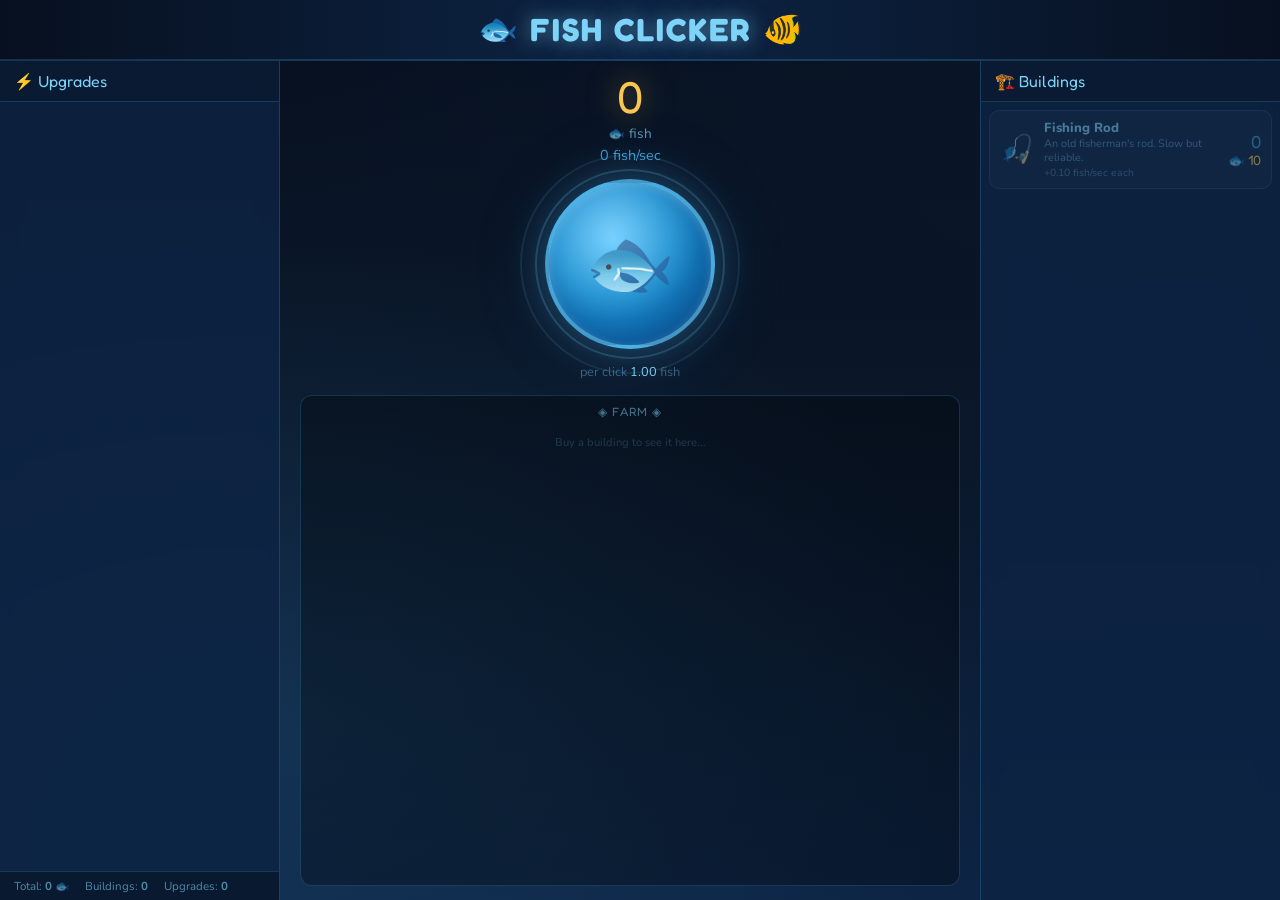
<file: fish-clicker.html>
<!DOCTYPE html>
<html lang="en">
<head>
<meta charset="UTF-8">
<meta name="viewport" content="width=device-width, initial-scale=1.0">
<title>🐟 Fish Clicker</title>
<link href="https://fonts.googleapis.com/css2?family=Fredoka+One&family=Nunito:wght@400;600;700;800&display=swap" rel="stylesheet">
<style>
  :root {
    --ocean: #0a1628;
    --deep: #071020;
    --mid: #0d2444;
    --surface: #1a3a6b;
    --foam: #2a6fa8;
    --wave: #3d9cd4;
    --light: #7dd3f8;
    --white: #e8f4fd;
    --gold: #f9c74f;
    --orange: #f77f00;
    --coral: #f94144;
    --green: #43aa8b;
    --panel: rgba(13,36,68,0.85);
    --border: rgba(61,156,212,0.25);
  }
  * { margin:0; padding:0; box-sizing:border-box; }
  body {
    background: var(--ocean);
    font-family: 'Nunito', sans-serif;
    color: var(--white);
    height: 100vh;
    overflow: hidden;
    display: flex;
    flex-direction: column;
  }
  body::before {
    content:'';
    position:fixed; inset:0;
    background:
      radial-gradient(ellipse at 20% 80%, rgba(61,156,212,0.15) 0%, transparent 50%),
      radial-gradient(ellipse at 80% 20%, rgba(10,22,40,0.8) 0%, transparent 50%),
      linear-gradient(180deg, #071020 0%, #0a1628 40%, #0d2444 100%);
    z-index:0; pointer-events:none;
  }
  .bubbles { position:fixed; inset:0; pointer-events:none; z-index:1; overflow:hidden; }
  .bubble {
    position:absolute; border-radius:50%;
    background: radial-gradient(circle at 35% 35%, rgba(125,211,248,0.6), rgba(61,156,212,0.1));
    border: 1px solid rgba(125,211,248,0.3);
    animation: rise linear infinite;
    bottom: -40px;
  }
  @keyframes rise { to { transform: translateY(-110vh) translateX(var(--drift)); opacity:0; } }

  header {
    position:relative; z-index:10;
    display:flex; align-items:center; justify-content:center;
    padding: 8px 20px;
    background: linear-gradient(90deg, var(--deep), var(--mid), var(--deep));
    border-bottom: 2px solid var(--border);
    gap: 12px;
  }
  header h1 {
    font-family: 'Fredoka One', cursive;
    font-size: 2rem;
    color: var(--light);
    text-shadow: 0 0 20px rgba(125,211,248,0.6);
    letter-spacing: 2px;
  }
  .fish-emoji { font-size: 2rem; animation: swim 2s ease-in-out infinite; display:inline-block; }
  @keyframes swim { 0%,100%{transform:translateY(0) rotate(-5deg)} 50%{transform:translateY(-4px) rotate(5deg)} }

  .game {
    position:relative; z-index:5;
    display:grid;
    grid-template-columns: 280px 1fr 300px;
    flex: 1;
    overflow: hidden;
  }

  /* LEFT PANEL */
  .panel-left {
    background: var(--panel);
    border-right: 1px solid var(--border);
    display: flex; flex-direction: column;
    overflow: hidden; backdrop-filter: blur(10px);
  }
  .panel-title {
    font-family:'Fredoka One',cursive; font-size:1rem; color: var(--light);
    padding: 10px 14px; border-bottom: 1px solid var(--border);
    background: rgba(0,0,0,0.2); display:flex; align-items:center; gap:6px;
  }

  /* CENTER */
  .panel-center {
    display: flex; flex-direction: column;
    align-items: center; justify-content: flex-start;
    gap: 14px; padding: 14px 20px;
    position: relative; overflow-y: auto;
    scrollbar-width: thin; scrollbar-color: var(--foam) transparent;
  }
  .fish-counter { text-align: center; }
  .fish-count {
    font-family: 'Fredoka One', cursive; font-size: 2.8rem;
    color: var(--gold); text-shadow: 0 0 30px rgba(249,199,79,0.5); line-height: 1;
  }
  .fish-count-label { font-size: 0.85rem; color: var(--light); opacity: 0.7; margin-top: 4px; }
  .fish-per-sec { font-size: 0.9rem; color: var(--wave); margin-top: 2px; }

  .fish-btn-wrap {
    position: relative; display: flex; align-items: center; justify-content: center;
    flex-shrink: 0;
  }
  .fish-btn {
    width: 170px; height: 170px; border-radius: 50%;
    background: radial-gradient(circle at 40% 35%, #4dc3ff 0%, #1a8fd1 40%, #0d5fa0 70%, #083d6e 100%);
    border: 4px solid rgba(125,211,248,0.5);
    box-shadow: 0 0 40px rgba(61,156,212,0.4), 0 0 80px rgba(61,156,212,0.15), inset 0 2px 8px rgba(255,255,255,0.2);
    cursor: pointer; transition: transform 0.08s, box-shadow 0.08s;
    font-size: 4.5rem; display: flex; align-items:center; justify-content:center;
    user-select: none; -webkit-user-select: none; position: relative; overflow: hidden;
  }
  .fish-btn::after {
    content:''; position:absolute; inset:0; border-radius:50%;
    background: radial-gradient(circle at 38% 30%, rgba(255,255,255,0.25), transparent 60%);
    pointer-events:none;
  }
  .fish-btn:hover { transform: scale(1.04); box-shadow: 0 0 60px rgba(61,156,212,0.6), 0 0 100px rgba(61,156,212,0.2), inset 0 2px 8px rgba(255,255,255,0.2); }
  .fish-btn:active { transform: scale(0.94); }
  .glow-ring {
    position:absolute; width:190px; height:190px; border-radius:50%;
    border: 2px solid rgba(125,211,248,0.2); animation: pulse-ring 2s ease-in-out infinite; pointer-events:none;
  }
  .glow-ring2 { width:220px; height:220px; animation-delay:0.5s; border-color:rgba(125,211,248,0.1); }
  @keyframes pulse-ring { 0%,100%{transform:scale(1);opacity:0.6} 50%{transform:scale(1.05);opacity:1} }

  /* BUILDING SCENE */
  .building-scene {
    width: 100%; background: rgba(0,0,0,0.3);
    border: 1px solid var(--border); border-radius: 12px;
    padding: 8px; display:flex; flex-direction:column; gap:0;
    /* grows to fill remaining center space */
    flex: 1; min-height: 0; overflow: hidden;
  }
  .scene-title {
    font-family:'Fredoka One',cursive; font-size:0.75rem;
    color: rgba(125,211,248,0.5); text-align:center; letter-spacing:1px;
    padding-bottom: 4px; flex-shrink:0;
  }
  /* each building row: fixed height, never wraps */
  .scene-row {
    display:flex; align-items:center; gap:0;
    height: var(--row-h); flex-shrink:0;
    border-bottom: 1px solid rgba(61,156,212,0.07);
    overflow: hidden;
  }
  .scene-row-label {
    font-size:0.6rem; color:rgba(125,211,248,0.35);
    width: 80px; flex-shrink:0; white-space:nowrap;
    overflow:hidden; text-overflow:ellipsis; padding-left:2px;
  }
  .scene-row-icons {
    flex:1; display:flex; align-items:center;
    overflow:hidden; gap:1px;
  }
  .scene-unit {
    display:inline-block; flex-shrink:0; line-height:1;
    animation: bob 1.5s ease-in-out infinite;
    animation-delay: var(--delay);
  }
  .scene-overflow {
    font-family:'Fredoka One',cursive; font-size:0.7rem;
    color:var(--gold); flex-shrink:0; margin-left:2px;
  }
  .scene-row-count {
    font-family:'Fredoka One',cursive; font-size:0.75rem;
    color:var(--wave); flex-shrink:0; width:28px; text-align:right;
    padding-right:4px;
  }
  @keyframes bob {
    0%,100%{transform:translateY(0)} 50%{transform:translateY(-3px)}
  }
  .scene-empty { font-size:0.7rem; color:rgba(125,211,248,0.2); text-align:center; padding:12px 0; }

  .click-info { font-size:0.8rem; color:rgba(125,211,248,0.4); text-align:center; }

  /* PARTICLES */
  .particle {
    position:fixed; pointer-events:none; font-size:1.4rem;
    font-family:'Fredoka One',cursive; color: var(--gold);
    text-shadow: 0 0 10px rgba(249,199,79,0.8);
    animation: float-up 0.9s ease-out forwards; z-index:999;
  }
  @keyframes float-up { 0%{transform:translateY(0) scale(1);opacity:1} 100%{transform:translateY(-80px) scale(0.5);opacity:0} }

  .milestone {
    position:fixed; top:70px; left:50%; transform:translateX(-50%);
    background: linear-gradient(135deg, var(--gold), var(--orange));
    color: var(--deep); font-family:'Fredoka One',cursive; font-size:1.1rem;
    padding: 8px 24px; border-radius: 30px;
    box-shadow: 0 4px 20px rgba(249,199,79,0.5); z-index:999;
    animation: banner-in 0.4s ease, banner-out 0.4s ease 2.5s forwards;
  }
  @keyframes banner-in{ from{opacity:0;transform:translateX(-50%) translateY(-20px)} to{opacity:1;transform:translateX(-50%) translateY(0)} }
  @keyframes banner-out{ to{opacity:0;transform:translateX(-50%) translateY(-20px)} }

  /* RIGHT PANEL */
  .panel-right {
    background: var(--panel); border-left: 1px solid var(--border);
    display: flex; flex-direction: column; overflow: hidden; backdrop-filter: blur(10px);
  }
  .scroll-list {
    flex:1; overflow-y: auto; padding: 8px;
    scrollbar-width: thin; scrollbar-color: var(--foam) transparent;
  }
  .scroll-list::-webkit-scrollbar { width:4px; }
  .scroll-list::-webkit-scrollbar-thumb { background:var(--foam); border-radius:2px; }

  /* BUILDING CARD */
  @keyframes unlock-slide {
    from { opacity:0; transform: translateX(30px) scale(0.95); }
    to   { opacity:1; transform: translateX(0)    scale(1); }
  }
  .building-card {
    display:flex; align-items:center; gap:10px;
    padding: 8px 10px; margin-bottom: 5px; border-radius: 10px;
    background: rgba(255,255,255,0.04); border: 1px solid var(--border);
    cursor: pointer; transition: all 0.15s; position:relative; overflow:hidden;
  }
  .building-card.unlocked-new {
    animation: unlock-slide 0.4s cubic-bezier(0.22,1,0.36,1) forwards;
  }
  .building-card::before {
    content:''; position:absolute; inset:0;
    background: linear-gradient(90deg, transparent, rgba(125,211,248,0.05), transparent);
    transform:translateX(-100%); transition:transform 0.3s;
  }
  .building-card:hover::before { transform:translateX(100%); }
  .building-card:hover { background: rgba(61,156,212,0.12); border-color: rgba(61,156,212,0.4); transform:translateX(2px); }
  .building-card.affordable { border-color: rgba(67,170,139,0.5); background: rgba(67,170,139,0.06); }
  .building-card.affordable:hover { background: rgba(67,170,139,0.14); border-color: var(--green); }
  .building-card.cant-afford { opacity:0.5; }
  .building-icon { font-size:1.7rem; flex-shrink:0; }
  .building-info { flex:1; min-width:0; }
  .building-name { font-weight:800; font-size:0.82rem; color: var(--light); white-space:nowrap; overflow:hidden; text-overflow:ellipsis; }
  .building-desc { font-size:0.68rem; color: rgba(125,211,248,0.6); line-height:1.3; }
  .building-fps { font-size:0.65rem; color:rgba(125,211,248,0.5); }
  .building-right { text-align:right; flex-shrink:0; }
  .building-cost { font-family:'Fredoka One',cursive; font-size:0.85rem; color: var(--gold); }
  .building-count { font-family:'Fredoka One',cursive; font-size:1.1rem; color: var(--wave); }

  /* UPGRADE CARD */
  .upgrade-card {
    display:flex; align-items:center; gap:10px; padding:7px 10px; margin-bottom:4px;
    border-radius:8px; cursor:pointer; transition:all 0.15s; position:relative;
  }
  .upgrade-card.available {
    background:rgba(249,199,79,0.07); border:1px solid rgba(249,199,79,0.3);
  }
  .upgrade-card.available:hover {
    background:rgba(249,199,79,0.18); border-color:rgba(249,199,79,0.7);
    transform:translateX(2px);
  }
  .upgrade-card.cant-afford-upg {
    background:rgba(249,199,79,0.03); border:1px solid rgba(249,199,79,0.1);
    opacity:0.55; cursor:not-allowed;
  }
  .upgrade-card.purchased {
    background:rgba(67,170,139,0.08); border:1px solid rgba(67,170,139,0.25);
    cursor:default; opacity:0.55;
  }
  .upgrade-icon { font-size:1.4rem; flex-shrink:0; }
  .upgrade-info { flex:1; }
  .upgrade-name { font-weight:800; font-size:0.8rem; color:var(--gold); }
  .upgrade-desc { font-size:0.67rem; color:rgba(249,199,79,0.6); }
  .upgrade-cost-lbl { font-family:'Fredoka One',cursive; font-size:0.78rem; color:var(--gold); text-align:right; flex-shrink:0; }

  .stats-bar {
    padding:6px 14px; border-top:1px solid var(--border); background:rgba(0,0,0,0.3);
    display:flex; gap:16px; font-size:0.72rem; color:rgba(125,211,248,0.6); flex-wrap:wrap;
  }
  .stat-item strong { color:var(--light); }

  .tooltip {
    position:fixed; z-index:9999; background:rgba(7,16,32,0.97);
    border:1px solid var(--border); border-radius:10px; padding:10px 14px;
    font-size:0.78rem; max-width:220px; pointer-events:none;
    backdrop-filter:blur(10px); box-shadow:0 8px 24px rgba(0,0,0,0.5); display:none;
  }
  .tooltip-title { font-family:'Fredoka One',cursive; color:var(--light); margin-bottom:4px; }
  .tooltip-body { color:rgba(125,211,248,0.7); line-height:1.5; }
  .tooltip-bonus { color:var(--green); font-size:0.75rem; margin-top:4px; }
</style>
</head>
<body>
<div class="bubbles" id="bubbles"></div>
<div class="tooltip" id="tooltip">
  <div class="tooltip-title" id="tt-title"></div>
  <div class="tooltip-body" id="tt-body"></div>
  <div class="tooltip-bonus" id="tt-bonus"></div>
</div>

<header>
  <span class="fish-emoji">🐟</span>
  <h1>FISH CLICKER</h1>
  <span class="fish-emoji" style="animation-delay:.5s">🐠</span>
</header>

<div class="game">

  <!-- LEFT: Upgrades -->
  <div class="panel-left">
    <div class="panel-title">⚡ Upgrades</div>
    <div class="scroll-list" id="upgrades-list"></div>
    <div class="stats-bar" id="stats-bar"></div>
  </div>

  <!-- CENTER -->
  <div class="panel-center">
    <div class="fish-counter">
      <div class="fish-count" id="fish-count">0</div>
      <div class="fish-count-label">🐟 fish</div>
      <div class="fish-per-sec" id="fish-ps">0 fish/sec</div>
    </div>

    <div class="fish-btn-wrap">
      <div class="glow-ring"></div>
      <div class="glow-ring glow-ring2"></div>
      <button class="fish-btn" id="fish-btn">🐟</button>
    </div>

    <div class="click-info">
      per click <span id="click-power" style="color:var(--light)">1</span> fish
    </div>

    <!-- Building Scene -->
    <div class="building-scene" id="building-scene">
      <div class="scene-title">◈ FARM ◈</div>
      <div id="scene-content" style="flex:1;min-height:0;display:flex;flex-direction:column;justify-content:flex-start;overflow:hidden;"><div class="scene-empty">Buy a building to see it here...</div></div>
    </div>
  </div>

  <!-- RIGHT: Buildings -->
  <div class="panel-right">
    <div class="panel-title">🏗️ Buildings</div>
    <div class="scroll-list" id="buildings-list"></div>
  </div>
</div>

<script>
// ── STATE ────────────────────────────────────────────────────
const state = {
  fish: 0,
  totalFish: 0,
  fishPerClick: 1,
  fishPerSec: 0,
  clickMultiplier: 1,
  buildings: {},
  purchasedUpgrades: new Set(),
};

// ── BUILDINGS ────────────────────────────────────────────────
const BUILDINGS = [
  { id:'rod',         name:'Fishing Rod',       icon:'🎣', sceneIcon:'🎣', desc:'An old fisherman\'s rod. Slow but reliable.',          baseCost:10,       baseFps:0.1,   req:()=>true },
  { id:'granny',      name:'Fisher Granny',      icon:'👵', sceneIcon:'👵', desc:'Granny wakes at 5am and casts her net.',               baseCost:100,      baseFps:0.5,   req:()=>(state.buildings.rod||0)>=1 },
  { id:'boat',        name:'Boat',               icon:'⛵', sceneIcon:'⛵', desc:'A small fishing boat venturing into open water.',       baseCost:500,      baseFps:2,     req:()=>(state.buildings.granny||0)>=1 },
  { id:'farm',        name:'Fish Farm',          icon:'🐠', sceneIcon:'🏗️', desc:'Fresh fish raised in a controlled environment.',       baseCost:2000,     baseFps:8,     req:()=>(state.buildings.boat||0)>=1 },
  { id:'trawler',     name:'Trawler',            icon:'🚢', sceneIcon:'🚢', desc:'Hauling tons of fish with massive trawl nets.',        baseCost:8000,     baseFps:25,    req:()=>(state.buildings.farm||0)>=1 },
  { id:'sonar',       name:'Sonar Station',      icon:'📡', sceneIcon:'📡', desc:'Detects fish schools with underwater sonar.',          baseCost:30000,    baseFps:80,    req:()=>(state.buildings.trawler||0)>=1 },
  { id:'lab',         name:'Aquarium Lab',       icon:'🔬', sceneIcon:'🧪', desc:'Scientists engineer ultra-productive fish.',           baseCost:100000,   baseFps:250,   req:()=>(state.buildings.sonar||0)>=1 },
  { id:'portal',      name:'Ocean Portal',       icon:'🌀', sceneIcon:'🌀', desc:'Importing fish from a parallel ocean dimension.',      baseCost:500000,   baseFps:1000,  req:()=>(state.buildings.lab||0)>=1 },
  { id:'timemachine', name:'Time Machine',       icon:'⏱️', sceneIcon:'⏱️', desc:'Fetching fish from the past — dinosaur fish included.',baseCost:2000000,  baseFps:4000,  req:()=>(state.buildings.portal||0)>=1 },
  { id:'poseidon',    name:'Poseidon\'s Palace', icon:'🔱', sceneIcon:'🏛️', desc:'You struck a deal with the god of the sea.',           baseCost:10000000, baseFps:15000, req:()=>(state.buildings.timemachine||0)>=1 },
];

// ── UPGRADES ─────────────────────────────────────────────────
const UPGRADES = [
  { id:'sharp_hook',    name:'Sharp Hook',          icon:'🪝', desc:'+1 extra fish per click.',       cost:100,      req:()=>state.totalFish>=50,                   effect:()=>{ state.fishPerClick += 1; } },
  { id:'titanium_hook', name:'Titanium Hook',         icon:'⚓', desc:'x2 fish per click!',              cost:500,      req:()=>state.totalFish>=200,                  effect:()=>{ state.clickMultiplier *= 2; } },
  { id:'rod_x2',        name:'Double Rod',              icon:'🎣', desc:'Fishing rods are twice as efficient.',    cost:200,      req:()=>(state.buildings.rod||0)>=5,           effect:()=>{ boostBuilding('rod',2); } },
  { id:'granny_tea',    name:'Granny\'s Tea',          icon:'🍵', desc:'Fisher grannies are 2x more productive.',           cost:1000,     req:()=>(state.buildings.granny||0)>=5,        effect:()=>{ boostBuilding('granny',2); } },
  { id:'motor_boat',    name:'Motor Boat',           icon:'⛵', desc:'Boats work 2x faster.',                    cost:5000,     req:()=>(state.buildings.boat||0)>=5,          effect:()=>{ boostBuilding('boat',2); } },
  { id:'fish_food',     name:'Special Fish Feed',         icon:'🍤', desc:'Fish farms produce 2x more.',          cost:20000,    req:()=>(state.buildings.farm||0)>=5,          effect:()=>{ boostBuilding('farm',2); } },
  { id:'mega_net',      name:'Mega Net',                 icon:'🕸️', desc:'Trawlers are 2x more efficient.',             cost:80000,    req:()=>(state.buildings.trawler||0)>=5,       effect:()=>{ boostBuilding('trawler',2); } },
  { id:'ai_sonar',      name:'AI Sonar',        icon:'🤖', desc:'Sonar stations are 3x more efficient.',        cost:300000,   req:()=>(state.buildings.sonar||0)>=5,         effect:()=>{ boostBuilding('sonar',3); } },
  { id:'click_frenzy',  name:'Click Frenzy',     icon:'💥', desc:'+10 fish per click.',                cost:50000,    req:()=>state.totalFish>=10000,                effect:()=>{ state.fishPerClick += 10; } },
  { id:'ocean_song',    name:'Ocean Song',         icon:'🎵', desc:'All buildings are 50% more productive.',         cost:1000000,  req:()=>state.totalFish>=500000,               effect:()=>{ globalBoost(1.5); } },
  { id:'ancient_map',   name:'Ancient Map',            icon:'🗺️', desc:'Discover hidden fish grounds: click x3.',  cost:5000000,  req:()=>state.totalFish>=1000000,              effect:()=>{ state.clickMultiplier *= 3; } },
  { id:'fish_god',      name:'Fish God\'s Blessing',icon:'🔱', desc:'All production x2!',                       cost:50000000, req:()=>state.totalFish>=10000000,             effect:()=>{ globalBoost(2); } },
];

// ── MULTIPLIERS ───────────────────────────────────────────────
const buildingMult = {};
BUILDINGS.forEach(b => buildingMult[b.id] = 1);
const unlockedBuildings = new Set(['rod']); // rod always visible

function boostBuilding(id, factor) { buildingMult[id] = (buildingMult[id]||1) * factor; recalcFPS(); }
function globalBoost(factor) { BUILDINGS.forEach(b => buildingMult[b.id] *= factor); recalcFPS(); }

function getBuildingCost(b) {
  return Math.ceil(b.baseCost * Math.pow(1.15, state.buildings[b.id]||0));
}

function recalcFPS() {
  let fps = 0;
  BUILDINGS.forEach(b => { fps += (state.buildings[b.id]||0) * b.baseFps * buildingMult[b.id]; });
  state.fishPerSec = fps;
}

// ── FORMAT ────────────────────────────────────────────────────
function fmt(n) {
  if(n >= 1e12) return (n/1e12).toFixed(2) + ' trillion';
  if(n >= 1e9)  return (n/1e9).toFixed(2)  + ' billion';
  if(n >= 1e6)  return (n/1e6).toFixed(2)  + ' million';
  if(n >= 1e3)  return (n/1e3).toFixed(1)  + 'k';
  return Math.floor(n).toString();
}

// FPS: always show decimals if non-integer, never round to 0
function fmtFps(n) {
  if(n === 0) return '0';
  if(n >= 1e6) return (n/1e6).toFixed(2) + ' million';
  if(n >= 1e3) return (n/1e3).toFixed(2) + 'k';
  if(n >= 100) return n.toFixed(1);
  if(n >= 1)   return n.toFixed(2);
  // small: show enough decimals so it's not "0"
  if(n >= 0.01) return n.toFixed(2);
  return n.toFixed(4);
}

// ── CLICK ─────────────────────────────────────────────────────
let lastMilestone = 0;
const MILESTONES   = [100,1000,10000,100000,1000000,10000000,100000000];
const MILESTONE_MSGS = ['100 Fish! 🎉','1,000 Fish! 🐟','10,000! 🌊','100,000! ⛵','One Million! 🚢','Ten Million! 🔱','100 Million! 🌀'];

document.getElementById('fish-btn').addEventListener('click', function(e) {
  const gained = state.fishPerClick * state.clickMultiplier;
  state.fish += gained;
  state.totalFish += gained;
  spawnParticle(e.clientX, e.clientY, '+' + fmt(gained));
  for(let i=0;i<MILESTONES.length;i++){
    if(state.totalFish >= MILESTONES[i] && lastMilestone < MILESTONES[i]){
      lastMilestone = MILESTONES[i];
      showMilestone(MILESTONE_MSGS[i]);
    }
  }
  updateUI();
});

function spawnParticle(x, y, txt) {
  const p = document.createElement('div');
  p.className = 'particle';
  p.textContent = txt;
  p.style.left = (x - 20 + Math.random()*40) + 'px';
  p.style.top  = (y - 10) + 'px';
  document.body.appendChild(p);
  setTimeout(()=>p.remove(), 900);
}
function showMilestone(msg) {
  const el = document.createElement('div');
  el.className = 'milestone'; el.textContent = msg;
  document.body.appendChild(el);
  setTimeout(()=>el.remove(), 3000);
}

// ── BUY BUILDING ──────────────────────────────────────────────
function buyBuilding(id) {
  const b = BUILDINGS.find(x=>x.id===id);
  const cost = getBuildingCost(b);
  if(state.fish < cost) return;
  state.fish -= cost;
  state.buildings[id] = (state.buildings[id]||0) + 1;
  recalcFPS();
  renderBuildings();
  renderUpgrades();
  renderScene();
  updateUI();
}

// ── BUY UPGRADE ───────────────────────────────────────────────
function buyUpgrade(id) {
  const u = UPGRADES.find(x=>x.id===id);
  if(!u || state.purchasedUpgrades.has(id)) return;
  if(state.fish < u.cost) return;
  state.fish -= u.cost;
  state.purchasedUpgrades.add(id);
  u.effect();
  recalcFPS(); // ensure fps recalculated after building boosts
  renderUpgrades();
  updateUI();
}

// ── RENDER BUILDINGS ──────────────────────────────────────────
function renderBuildings() {
  const list = document.getElementById('buildings-list');
  list.innerHTML = '';
  BUILDINGS.forEach(b => {
    if(!b.req()) return;
    const isNew = !unlockedBuildings.has(b.id);
    if(isNew) unlockedBuildings.add(b.id);
    const cost      = getBuildingCost(b);
    const count     = state.buildings[b.id] || 0;
    const canAfford = state.fish >= cost;
    const fps       = (b.baseFps * buildingMult[b.id]);
    const card = document.createElement('div');
    card.className = 'building-card' + (canAfford ? ' affordable' : ' cant-afford') + (isNew ? ' unlocked-new' : '');
    card.dataset.id = b.id;
    card.innerHTML = `
      <div class="building-icon">${b.icon}</div>
      <div class="building-info">
        <div class="building-name">${b.name}</div>
        <div class="building-desc">${b.desc}</div>
        <div class="building-fps">+${fmtFps(fps)} fish/sec each</div>
      </div>
      <div class="building-right">
        <div class="building-count">${count}</div>
        <div class="building-cost">🐟 ${fmt(cost)}</div>
      </div>`;
    card.addEventListener('click', ()=>buyBuilding(b.id));
    card.addEventListener('mouseenter', e=>showTooltip(e, b.name, b.desc,
      count > 0 ? `Total: ${fmtFps(count*fps)}/sec` : ''));
    card.addEventListener('mouseleave', hideTooltip);
    card.addEventListener('mousemove',  moveTooltip);
    list.appendChild(card);
  });
}

// ── RENDER UPGRADES ───────────────────────────────────────────
function renderUpgrades() {
  const list = document.getElementById('upgrades-list');
  list.innerHTML = '';
  UPGRADES.forEach(u => {
    const purchased = state.purchasedUpgrades.has(u.id);
    const unlocked  = u.req();
    if(!unlocked && !purchased) return;

    const canAfford = state.fish >= u.cost;
    const card = document.createElement('div');

    let cls = 'upgrade-card ';
    if(purchased) cls += 'purchased';
    else if(canAfford) cls += 'available';
    else cls += 'cant-afford-upg';

    card.className = cls;
    card.innerHTML = `
      <div class="upgrade-icon">${u.icon}</div>
      <div class="upgrade-info">
        <div class="upgrade-name">${u.name}</div>
        <div class="upgrade-desc">${u.desc}</div>
      </div>
      <div class="upgrade-cost-lbl">${purchased ? '✓' : '🐟 '+fmt(u.cost)}</div>`;

    if(!purchased && canAfford) {
      card.addEventListener('click', ()=>buyUpgrade(u.id));
    }
    card.addEventListener('mouseenter', e=>showTooltip(e, u.icon+' '+u.name, u.desc,
      purchased ? '✓ Purchased' : (canAfford ? '⬅ Click to buy!' : `Not enough fish (need ${fmt(u.cost - state.fish)} more)`)));
    card.addEventListener('mouseleave', hideTooltip);
    card.addEventListener('mousemove',  moveTooltip);
    list.appendChild(card);
  });
}

// ── RENDER SCENE ─────────────────────────────────────────────
function renderScene() {
  const scene = document.getElementById('building-scene');
  const container = document.getElementById('scene-content');
  const owned = BUILDINGS.filter(b => (state.buildings[b.id]||0) > 0);

  if(owned.length === 0) {
    container.innerHTML = '<div class="scene-empty">Buy a building to see it here...</div>';
    scene.style.setProperty('--row-h', '28px');
    return;
  }

  // Calculate available height for rows
  // scene height - title height (~26px) - padding (16px)
  const sceneH = scene.clientHeight || 200;
  const availH = sceneH - 30;
  const rowH = Math.max(18, Math.min(28, Math.floor(availH / owned.length)));
  scene.style.setProperty('--row-h', rowH + 'px');

  // Icon size based on row height
  const iconPx = Math.max(10, rowH - 4);
  // Available width for icons: scene width - label(80) - count badge(28) - padding(16)
  const sceneW = scene.clientWidth || 260;
  const iconAreaW = sceneW - 80 - 28 - 16;
  // Each icon takes roughly iconPx * 0.85 width (emoji are roughly square)
  const iconSlotW = Math.max(iconPx * 0.85, 12);
  // Reserve ~28px for possible overflow badge
  const maxIcons = Math.max(1, Math.floor((iconAreaW - 28) / iconSlotW));

  container.innerHTML = '';
  owned.forEach(b => {
    const count = state.buildings[b.id];
    const show  = Math.min(count, maxIcons);
    const overflow = count - show;

    const row = document.createElement('div');
    row.className = 'scene-row';

    const lbl = document.createElement('span');
    lbl.className = 'scene-row-label';
    lbl.textContent = b.name;
    row.appendChild(lbl);

    const wrap = document.createElement('div');
    wrap.className = 'scene-row-icons';

    for(let i = 0; i < show; i++){
      const s = document.createElement('span');
      s.className = 'scene-unit';
      s.style.fontSize = iconPx + 'px';
      s.style.setProperty('--delay', (i * 0.08) % 1.5 + 's');
      s.textContent = b.sceneIcon;
      wrap.appendChild(s);
    }
    if(overflow > 0){
      const ovr = document.createElement('span');
      ovr.className = 'scene-overflow';
      ovr.textContent = '+' + overflow;
      wrap.appendChild(ovr);
    }
    row.appendChild(wrap);

    const badge = document.createElement('span');
    badge.className = 'scene-row-count';
    badge.textContent = count;
    row.appendChild(badge);

    container.appendChild(row);
  });
}

// ── TOOLTIP ───────────────────────────────────────────────────
const tooltip = document.getElementById('tooltip');
function showTooltip(e, title, body, bonus='') {
  document.getElementById('tt-title').textContent = title;
  document.getElementById('tt-body').textContent  = body;
  document.getElementById('tt-bonus').textContent = bonus;
  tooltip.style.display = 'block';
  moveTooltip(e);
}
function hideTooltip() { tooltip.style.display = 'none'; }
function moveTooltip(e) {
  let x = e.clientX+14, y = e.clientY-10;
  if(x+230 > window.innerWidth) x = e.clientX-230;
  tooltip.style.left = x+'px'; tooltip.style.top = y+'px';
}

// ── UPDATE UI ─────────────────────────────────────────────────
function updateUI() {
  document.getElementById('fish-count').textContent = fmt(state.fish);
  document.getElementById('fish-ps').textContent    = `${fmtFps(state.fishPerSec)} fish/sec`;
  document.getElementById('click-power').textContent = fmtFps(state.fishPerClick * state.clickMultiplier);

  const totalBuildings = Object.values(state.buildings).reduce((a,b)=>a+b, 0);
  document.getElementById('stats-bar').innerHTML = `
    <span>Total: <strong>${fmt(state.totalFish)} 🐟</strong></span>
    <span>Buildings: <strong>${totalBuildings}</strong></span>
    <span>Upgrades: <strong>${state.purchasedUpgrades.size}</strong></span>`;
}

// ── GAME LOOP ─────────────────────────────────────────────────
let lastTick = Date.now();
let frameCount = 0;
function gameLoop() {
  const now = Date.now();
  const dt  = Math.min((now - lastTick) / 1000, 0.1); // cap dt to avoid huge jumps
  lastTick  = now;
  state.fish      += state.fishPerSec * dt;
  state.totalFish += state.fishPerSec * dt;

  frameCount++;
  // Refresh affordability every frame using data-id (safe when some buildings are hidden)
  document.querySelectorAll('.building-card').forEach(card => {
    const b = BUILDINGS.find(x => x.id === card.dataset.id);
    if(!b) return;
    const cost = getBuildingCost(b);
    const can  = state.fish >= cost;
    card.classList.toggle('affordable',  can);
    card.classList.toggle('cant-afford', !can);
  });

  document.getElementById('fish-count').textContent = fmt(state.fish);
  document.getElementById('fish-ps').textContent    = `${fmtFps(state.fishPerSec)} fish/sec`;

  // Check upgrade unlock / re-render upgrades every 30 frames
  if(frameCount % 30 === 0) { renderUpgrades(); renderBuildings(); }

  requestAnimationFrame(gameLoop);
}

// ── BUBBLES ───────────────────────────────────────────────────
function createBubbles() {
  const c = document.getElementById('bubbles');
  for(let i=0;i<18;i++){
    const b = document.createElement('div');
    b.className = 'bubble';
    const size = 4+Math.random()*14;
    b.style.cssText = `width:${size}px;height:${size}px;left:${Math.random()*100}%;animation-duration:${6+Math.random()*12}s;animation-delay:${Math.random()*8}s;--drift:${(Math.random()-0.5)*60}px;opacity:${0.3+Math.random()*0.5};`;
    c.appendChild(b);
  }
}

// ── INIT ──────────────────────────────────────────────────────
createBubbles();
renderBuildings();
renderUpgrades();
// Wait one frame so layout is settled before measuring scene dimensions
requestAnimationFrame(()=>{ renderScene(); });
updateUI();
gameLoop();

// Re-render scene if window is resized
const sceneEl = document.getElementById('building-scene');
if(window.ResizeObserver) {
  new ResizeObserver(()=>renderScene()).observe(sceneEl);
}
</script>
</body>
</html>
</file>
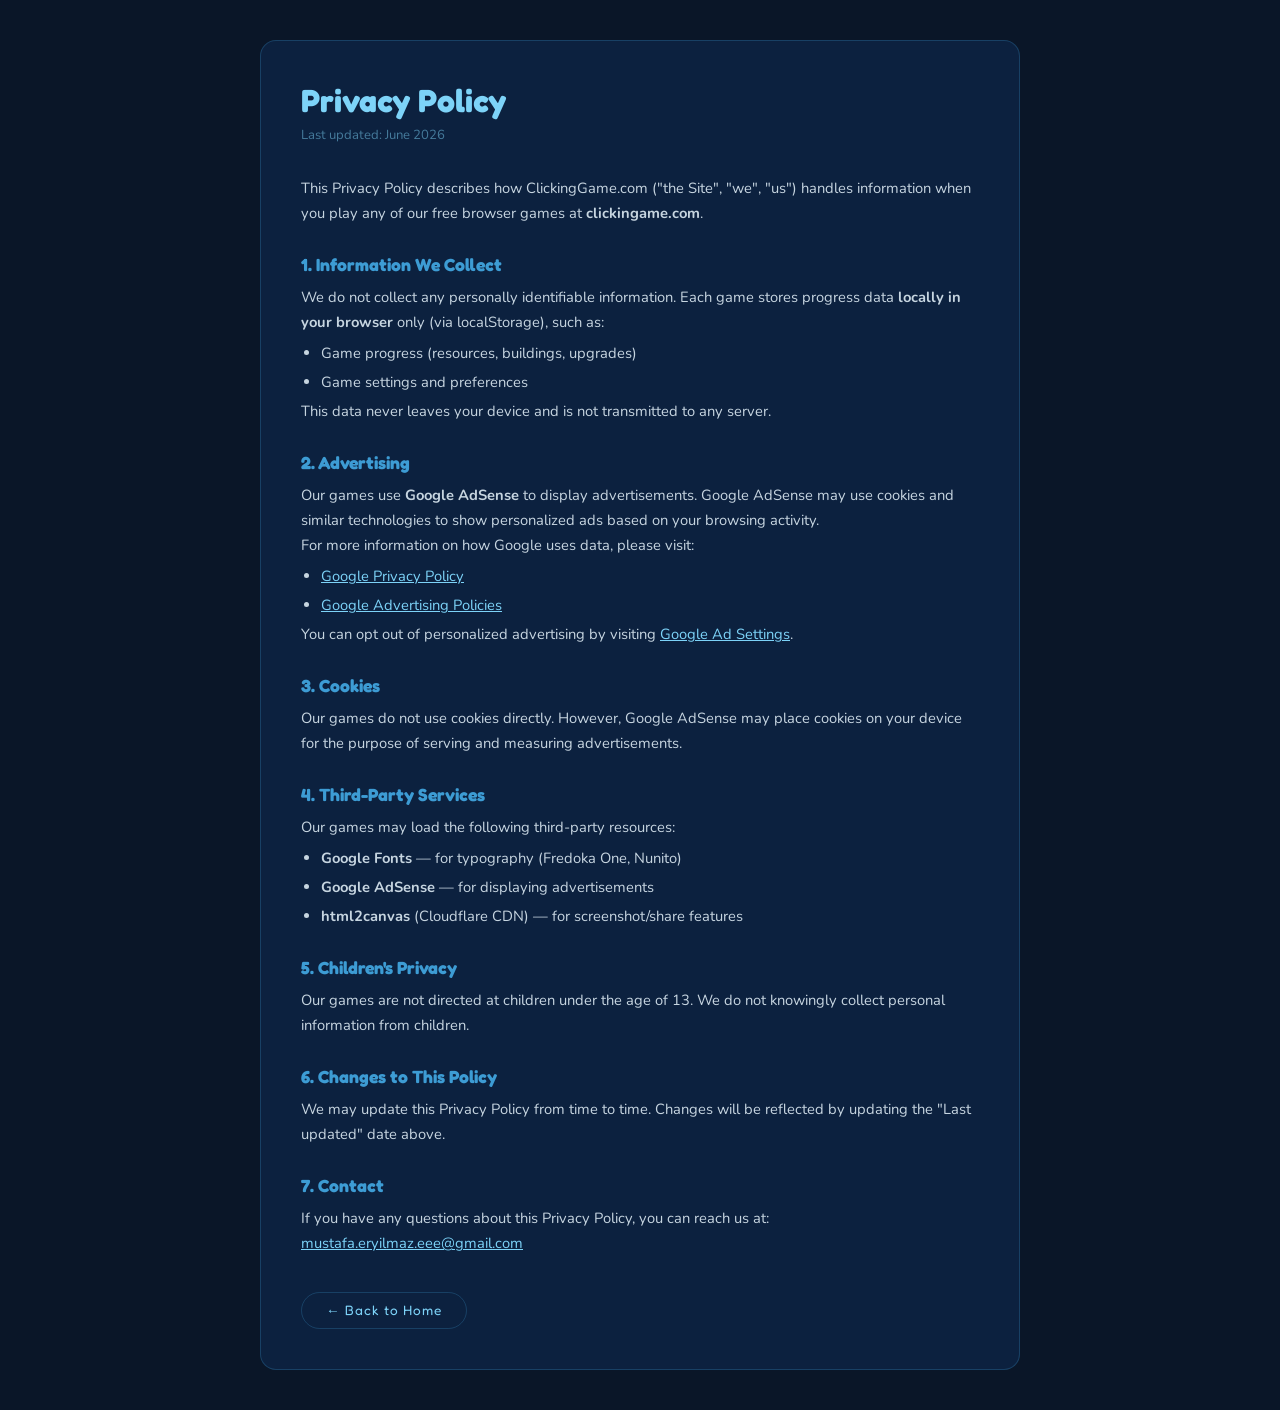
<file: privacy-policy.html>
<!DOCTYPE html>
<html lang="en">
<head>
<meta charset="UTF-8">
<meta name="viewport" content="width=device-width, initial-scale=1.0">
<title>Privacy Policy — ClickingGame.com</title>
<meta name="description" content="Privacy Policy for ClickingGame.com. Learn how we handle data and advertising across all our free browser games.">
<meta name="robots" content="index, follow">
<link rel="canonical" href="https://clickingame.com/privacy-policy.html">
<link href="https://fonts.googleapis.com/css2?family=Fredoka+One&family=Nunito:wght@400;600;700;800&display=swap" rel="stylesheet">
<style>
  :root {
    --ocean: #0a1628;
    --mid: #0d2444;
    --wave: #3d9cd4;
    --light: #7dd3f8;
    --white: #e8f4fd;
    --border: rgba(61,156,212,0.25);
  }
  * { margin:0; padding:0; box-sizing:border-box; }
  body {
    background: var(--ocean);
    font-family: 'Nunito', sans-serif;
    color: var(--white);
    min-height: 100vh;
    padding: 40px 20px;
  }
  .container {
    max-width: 760px;
    margin: 0 auto;
    background: rgba(13,36,68,0.85);
    border: 1px solid var(--border);
    border-radius: 16px;
    padding: 40px;
  }
  h1 {
    font-family: 'Fredoka One', cursive;
    color: var(--light);
    font-size: 2rem;
    margin-bottom: 6px;
  }
  .updated {
    font-size: 0.82rem;
    color: rgba(125,211,248,0.5);
    margin-bottom: 32px;
  }
  h2 {
    font-family: 'Fredoka One', cursive;
    color: var(--wave);
    font-size: 1.1rem;
    margin: 28px 0 10px;
  }
  p, li {
    font-size: 0.92rem;
    line-height: 1.7;
    color: rgba(232,244,253,0.85);
  }
  ul { padding-left: 20px; margin-top: 6px; }
  li { margin-bottom: 4px; }
  a { color: var(--light); }
  .back-btn {
    display: inline-block;
    margin-top: 36px;
    padding: 9px 24px;
    background: transparent;
    border: 1px solid var(--border);
    border-radius: 20px;
    color: var(--light);
    font-family: 'Fredoka One', cursive;
    font-size: 0.85rem;
    letter-spacing: 1px;
    text-decoration: none;
    transition: all 0.2s;
  }
  .back-btn:hover {
    background: rgba(61,156,212,0.15);
    border-color: var(--wave);
  }
</style>
</head>
<body>
<div class="container">
  <h1>Privacy Policy</h1>
  <div class="updated">Last updated: June 2026</div>

  <p>This Privacy Policy describes how ClickingGame.com ("the Site", "we", "us") handles information when you play any of our free browser games at <strong>clickingame.com</strong>.</p>

  <h2>1. Information We Collect</h2>
  <p>We do not collect any personally identifiable information. Each game stores progress data <strong>locally in your browser</strong> only (via localStorage), such as:</p>
  <ul>
    <li>Game progress (resources, buildings, upgrades)</li>
    <li>Game settings and preferences</li>
  </ul>
  <p>This data never leaves your device and is not transmitted to any server.</p>

  <h2>2. Advertising</h2>
  <p>Our games use <strong>Google AdSense</strong> to display advertisements. Google AdSense may use cookies and similar technologies to show personalized ads based on your browsing activity.</p>
  <p>For more information on how Google uses data, please visit:</p>
  <ul>
    <li><a href="https://policies.google.com/privacy" target="_blank">Google Privacy Policy</a></li>
    <li><a href="https://policies.google.com/technologies/ads" target="_blank">Google Advertising Policies</a></li>
  </ul>
  <p>You can opt out of personalized advertising by visiting <a href="https://www.google.com/settings/ads" target="_blank">Google Ad Settings</a>.</p>

  <h2>3. Cookies</h2>
  <p>Our games do not use cookies directly. However, Google AdSense may place cookies on your device for the purpose of serving and measuring advertisements.</p>

  <h2>4. Third-Party Services</h2>
  <p>Our games may load the following third-party resources:</p>
  <ul>
    <li><strong>Google Fonts</strong> — for typography (Fredoka One, Nunito)</li>
    <li><strong>Google AdSense</strong> — for displaying advertisements</li>
    <li><strong>html2canvas</strong> (Cloudflare CDN) — for screenshot/share features</li>
  </ul>

  <h2>5. Children's Privacy</h2>
  <p>Our games are not directed at children under the age of 13. We do not knowingly collect personal information from children.</p>

  <h2>6. Changes to This Policy</h2>
  <p>We may update this Privacy Policy from time to time. Changes will be reflected by updating the "Last updated" date above.</p>

  <h2>7. Contact</h2>
  <p>If you have any questions about this Privacy Policy, you can reach us at: <a href="mailto:mustafa.eryilmaz.eee@gmail.com">mustafa.eryilmaz.eee@gmail.com</a></p>

  <a href="/" class="back-btn">← Back to Home</a>
</div>
</body>
</html>
</file>
<file: world-conquest/style.css>
*{margin:0;padding:0;box-sizing:border-box;}
:root{
  --bg:#0a0f1a;
  --panel:rgba(15,25,45,0.92);
  --border:rgba(61,156,212,0.18);
  --gold:#f9c74f;
  --green:#43aa8b;
  --red:#e63946;
  --blue:#3d9cd4;
  --white:#e8f4fd;
  --muted:rgba(232,244,253,0.55);
  --head-h:64px;
}
body{background:var(--bg);color:var(--white);font-family:'Nunito',sans-serif;font-size:13px;overflow:hidden;height:100vh;display:flex;flex-direction:column;}
h1,h2,h3,.heading{font-family:'Fredoka One',cursive;letter-spacing:.5px;}
/* ===== HEADER ===== */
header{height:var(--head-h);background:rgba(10,20,40,0.97);border-bottom:1px solid var(--border);display:flex;align-items:center;padding:0 12px;gap:10px;flex-shrink:0;z-index:50;}
.logo{font-family:'Fredoka One',cursive;font-size:20px;color:var(--gold);white-space:nowrap;margin-right:6px;}
.phase-badge{background:rgba(249,199,79,0.12);border:1px solid var(--gold);border-radius:8px;padding:3px 10px;color:var(--gold);font-family:'Fredoka One',cursive;font-size:13px;white-space:nowrap;}
/* ===== RESOURCE STRIP ===== */
#res-strip{background:rgba(8,16,36,0.98);border-bottom:1px solid var(--border);padding:5px 12px;flex-shrink:0;display:flex;align-items:center;gap:6px;overflow-x:auto;flex-wrap:wrap;}
#res-strip::-webkit-scrollbar{height:3px;}
#res-strip::-webkit-scrollbar-thumb{background:var(--border);border-radius:2px;}
.res-bar{display:flex;align-items:center;gap:5px;flex-wrap:wrap;}
.res-chip{display:flex;align-items:center;gap:3px;background:rgba(255,255,255,0.06);border:1px solid var(--border);border-radius:6px;padding:3px 8px;white-space:nowrap;cursor:default;transition:border-color .15s;}
.res-chip:hover{border-color:var(--blue);}
.res-chip .icon{font-size:13px;}
.res-chip .val{font-size:12px;font-weight:700;color:var(--white);}
.res-chip .rate{font-size:10px;color:var(--muted);}
#save-btn{background:var(--green);border:none;border-radius:7px;color:#fff;padding:5px 14px;font-family:'Nunito',sans-serif;font-weight:700;font-size:12px;cursor:pointer;transition:.2s;}
#save-btn:hover{filter:brightness(1.2);}
#save-btn.flash{background:var(--gold);}
/* ===== BOOST BAR ===== */
#boost-bar{height:0;overflow:hidden;background:rgba(10,20,40,0.9);border-bottom:1px solid var(--border);display:flex;align-items:center;gap:8px;padding:0 12px;transition:height .3s;flex-shrink:0;}
#boost-bar.active{height:28px;}
.boost-chip{font-size:11px;background:rgba(67,170,139,0.18);border:1px solid var(--green);border-radius:5px;padding:1px 8px;color:var(--green);cursor:default;}
/* ===== LAYOUT ===== */
.game-layout{display:flex;flex:1;min-height:0;}
/* ===== PANELS ===== */
.panel-left{width:250px;flex-shrink:0;background:var(--panel);border-right:1px solid var(--border);display:flex;flex-direction:column;overflow:hidden;}
.panel-right{width:270px;flex-shrink:0;background:var(--panel);border-left:1px solid var(--border);display:flex;flex-direction:column;overflow:hidden;}
.panel-tabs{display:flex;border-bottom:1px solid var(--border);}
.ptab{flex:1;text-align:center;padding:7px 4px;font-size:11px;font-weight:700;cursor:pointer;color:var(--muted);border-bottom:2px solid transparent;transition:.15s;}
.ptab.active{color:var(--gold);border-color:var(--gold);}
.ptab:hover:not(.active){color:var(--white);}
.panel-body{flex:1;overflow-y:auto;padding:8px;}
.panel-body::-webkit-scrollbar{width:4px;}
.panel-body::-webkit-scrollbar-track{background:transparent;}
.panel-body::-webkit-scrollbar-thumb{background:var(--border);border-radius:2px;}
/* ===== MAP ===== */
.map-area{flex:1;display:flex;flex-direction:column;overflow:hidden;}
.map-header{height:38px;background:rgba(10,15,30,0.8);border-bottom:1px solid var(--border);display:flex;align-items:center;justify-content:space-between;padding:0 14px;flex-shrink:0;}
.map-header .title{font-family:'Fredoka One',cursive;font-size:15px;color:var(--blue);}
.map-container{flex:1;position:relative;overflow:hidden;background:#060e1c;}
#world-map{width:100%;height:100%;display:block;}
.map-footer{height:30px;background:rgba(10,15,30,0.8);border-top:1px solid var(--border);display:flex;align-items:center;justify-content:space-between;padding:0 14px;font-size:11px;color:var(--muted);flex-shrink:0;}
/* ===== SVG MAP ===== */
.region{
  cursor:pointer;
  stroke:#111111;
  stroke-width:1.8px;
  stroke-linejoin:round;
  paint-order:stroke fill;
  transition:filter .18s, stroke-width .12s;
  fill:#2a3a52;
}
/* Interactions */
.region:hover{ filter:brightness(1.5) saturate(1.3); stroke:#333; stroke-width:2px; }
/* Owned: bright green, slightly glowing */
.region.owned{ fill:#2f855a !important; stroke:rgba(104,211,145,0.7) !important; stroke-width:1.2px; }
.region.owned:hover{ filter:brightness(1.3); }
/* Selected: gold border, brighter */
.region.selected{ stroke:#f9c74f !important; stroke-width:2.5px !important; filter:brightness(1.4) drop-shadow(0 0 4px rgba(249,199,79,0.6)); }
/* Enemy factions — warm reds/oranges differentiated by intensity */
.region.enemy-militia    { fill:#742a2a !important; }
.region.enemy-warlord    { fill:#9b2c2c !important; }
.region.enemy-federation { fill:#2c5282 !important; stroke:rgba(99,179,237,0.5) !important; }
.region.enemy-empire     { fill:#c05621 !important; }
.region.enemy-superpower { fill:#c53030 !important; stroke:rgba(252,129,74,0.4) !important; }
.region.enemy-sea_empire { fill:#1a365d !important; stroke:rgba(99,179,237,0.6) !important; }
.region.enemy-tech_nation{ fill:#2d3748 !important; stroke:rgba(144,205,244,0.5) !important; }
.region.enemy-rebel      { fill:#5c2626 !important; }
.region-label{font-family:'Nunito',sans-serif;font-size:8px;fill:rgba(255,255,255,0.92);pointer-events:none;text-anchor:middle;dominant-baseline:middle;font-weight:800;filter:drop-shadow(0 1px 3px rgba(0,0,0,0.9));}
/* ===== TECH TREE ===== */
.tech-node{background:rgba(255,255,255,0.04);border:1px solid var(--border);border-radius:8px;padding:8px;margin-bottom:6px;cursor:pointer;transition:.2s;}
.tech-node:hover{border-color:var(--blue);background:rgba(61,156,212,0.08);}
.tech-node.researched{border-color:var(--green);background:rgba(67,170,139,0.1);}
.tech-node.locked{opacity:.4;cursor:not-allowed;}
.tech-node .tn-head{display:flex;align-items:center;gap:6px;margin-bottom:3px;}
.tech-node .tn-icon{font-size:18px;}
.tech-node .tn-name{font-weight:800;font-size:12px;}
.tech-node .tn-cost{font-size:10px;color:var(--muted);display:flex;flex-wrap:wrap;gap:3px;margin-top:3px;}
.tech-node .tn-desc{font-size:10px;color:var(--muted);margin-top:2px;}
.tech-node .tn-status{font-size:10px;margin-top:3px;}
.tech-node.researched .tn-status{color:var(--green);}
/* ===== MILITARY PANEL ===== */
.cat-header{font-family:'Fredoka One',cursive;font-size:13px;color:var(--blue);margin:8px 0 4px;padding-bottom:3px;border-bottom:1px solid var(--border);}
.unit-row{display:flex;align-items:center;gap:6px;padding:5px 4px;border-radius:6px;margin-bottom:3px;background:rgba(255,255,255,0.03);}
.unit-row .u-icon{font-size:16px;width:22px;text-align:center;}
.unit-row .u-info{flex:1;min-width:0;}
.unit-row .u-name{font-size:11px;font-weight:700;}
.unit-row .u-count{font-size:10px;color:var(--gold);}
.unit-row .u-power{font-size:10px;color:var(--muted);display:flex;flex-wrap:wrap;gap:3px;margin-top:2px;}
.cost-chip{display:inline-flex;align-items:center;gap:1px;background:rgba(255,255,255,0.06);border:1px solid rgba(255,255,255,0.1);border-radius:4px;padding:1px 4px;white-space:nowrap;}
.cost-chip .cost-name{font-size:9px;color:var(--muted);margin:0 1px;}
.cost-chip .cost-val{font-size:10px;font-weight:700;color:var(--gold);}
.unit-row .u-recruit-btns{display:flex;gap:3px;align-items:center;}
.unit-row .u-btn{background:var(--blue);border:none;border-radius:5px;color:#fff;font-size:10px;font-weight:700;padding:3px 8px;cursor:pointer;white-space:nowrap;transition:.15s;}
.unit-row .u-btn.u-btn-sm{background:rgba(61,156,212,0.55);font-size:9px;padding:3px 5px;}
.unit-row .u-btn:hover{filter:brightness(1.2);}
.unit-row .u-btn:disabled{opacity:.35;cursor:not-allowed;}
.total-power-row{text-align:center;padding:8px;background:rgba(249,199,79,0.08);border:1px solid rgba(249,199,79,0.2);border-radius:7px;margin-top:8px;font-family:'Fredoka One',cursive;color:var(--gold);font-size:14px;}
/* ===== REGION PANEL ===== */
.region-info{background:rgba(255,255,255,0.04);border-radius:8px;padding:10px;margin-bottom:8px;}
.region-info .ri-name{font-family:'Fredoka One',cursive;font-size:16px;color:var(--gold);}
.region-info .ri-row{display:flex;justify-content:space-between;font-size:11px;margin-top:3px;}
.region-info .ri-label{color:var(--muted);}
.action-btns{display:flex;flex-direction:column;gap:5px;margin-bottom:8px;}
.action-btn{width:100%;padding:7px 10px;border:none;border-radius:7px;font-family:'Nunito',sans-serif;font-weight:700;font-size:12px;cursor:pointer;transition:.2s;}
.btn-attack{background:var(--red);}
.btn-reinforce{background:var(--green);}
.btn-build{background:var(--blue);}
.action-btn:hover{filter:brightness(1.2);}
.action-btn:disabled{opacity:.4;cursor:not-allowed;}
/* ===== BUILDINGS ===== */
.bld-row{display:flex;align-items:center;gap:6px;padding:5px 4px;border-radius:6px;margin-bottom:3px;background:rgba(255,255,255,0.03);}
.bld-icon{font-size:18px;width:22px;text-align:center;}
.bld-info{flex:1;min-width:0;}
.bld-name{font-size:11px;font-weight:700;}
.bld-desc{font-size:10px;color:var(--muted);}
.bld-cost{font-size:10px;color:var(--gold);display:flex;flex-wrap:wrap;gap:3px;margin-top:2px;}
.bld-btn{background:var(--blue);border:none;border-radius:5px;color:#fff;font-size:10px;font-weight:700;padding:3px 8px;cursor:pointer;transition:.15s;}
.bld-btn:hover{filter:brightness(1.2);}
.bld-btn:disabled{opacity:.35;cursor:not-allowed;}
/* ===== TUTORIAL ===== */
.tutorial-overlay{position:fixed;inset:0;background:rgba(0,0,0,0.82);z-index:900;display:flex;align-items:center;justify-content:center;}
.tutorial-overlay.hidden{display:none;}
.tutorial-box{background:rgba(12,22,42,0.99);border:2px solid var(--gold);border-radius:16px;width:500px;max-width:95vw;padding:26px;color:var(--white);}
.tutorial-step{display:none;}.tutorial-step.active{display:block;}
.tutorial-step h2{font-family:'Fredoka One',cursive;font-size:22px;color:var(--gold);margin:0 0 10px;}
.tutorial-step p{font-size:13px;line-height:1.65;color:rgba(255,255,255,0.85);margin:0 0 12px;}
.tutorial-step .tut-hint{background:rgba(249,199,79,0.1);border:1px solid rgba(249,199,79,0.35);border-radius:8px;padding:10px 12px;font-size:12px;color:var(--gold);}
.tutorial-dots{display:flex;gap:6px;justify-content:center;margin:14px 0 6px;}
.tutorial-dot{width:9px;height:9px;border-radius:50%;background:rgba(255,255,255,0.2);}
.tutorial-dot.active{background:var(--gold);}
.tutorial-btns{display:flex;gap:8px;margin-top:14px;}
/* ===== WIN MODAL ===== */
.win-modal{position:fixed;inset:0;background:rgba(0,0,0,0.88);z-index:950;display:flex;align-items:center;justify-content:center;}
.win-modal.hidden{display:none;}
.win-box{background:rgba(12,22,42,0.99);border:2px solid var(--gold);border-radius:16px;width:520px;max-width:95vw;padding:30px;text-align:center;}
.win-box h1{font-family:'Fredoka One',cursive;font-size:34px;color:var(--gold);margin:0 0 6px;}
.win-box .win-sub{font-size:14px;color:rgba(255,255,255,0.7);margin-bottom:18px;}
.win-stats{display:grid;grid-template-columns:1fr 1fr;gap:8px;margin-bottom:20px;text-align:left;}
.win-stat{background:rgba(255,255,255,0.05);border-radius:8px;padding:8px 12px;font-size:12px;}
.win-stat span{color:var(--gold);font-weight:700;}
/* ===== TERRAIN PREVIEW IN ATTACK MODAL ===== */
.terrain-preview{background:rgba(0,0,0,0.3);border-radius:8px;padding:8px 10px;margin-bottom:10px;font-size:11px;}
.terrain-preview .tp-title{color:var(--muted);margin-bottom:5px;}
.terrain-preview .tp-row{display:flex;justify-content:space-between;padding:2px 0;}
.terrain-preview .tp-mod{font-weight:700;}
.terrain-preview .tp-mod.bonus{color:#68d391;}
.terrain-preview .tp-mod.penalty{color:#fc8181;}
.terrain-preview .tp-mod.neutral{color:var(--muted);}
.terrain-preview .tp-mod.blocked{color:#e53e3e;}
/* ===== COMBAT MODAL ===== */
.modal{position:fixed;inset:0;background:rgba(0,0,0,0.7);display:flex;align-items:center;justify-content:center;z-index:200;}
.modal.hidden{display:none;}
.modal-box{background:rgba(12,22,42,0.98);border:1px solid var(--red);border-radius:14px;width:480px;max-width:95vw;max-height:85vh;overflow-y:auto;padding:20px;}
.modal-title{font-family:'Fredoka One',cursive;font-size:22px;color:var(--red);margin-bottom:12px;}
.hp-bars{display:flex;flex-direction:column;gap:10px;margin-bottom:14px;}
.hp-bar-row{display:flex;align-items:center;gap:7px;}
.hp-bar-label{font-size:11px;width:70px;flex-shrink:0;}
.hp-bar-label.player{color:var(--green);text-align:right;}
.hp-bar-label.enemy{color:var(--red);text-align:left;}
.hp-bar-val{font-size:11px;width:60px;flex-shrink:0;font-weight:700;}
.hp-bar-val.player{color:var(--green);text-align:right;}
.hp-bar-val.enemy{color:var(--red);text-align:left;}
/* single shared track — player fills from left, enemy from right */
.hp-shared-track{flex:1;height:16px;background:rgba(255,255,255,0.06);border-radius:8px;overflow:hidden;position:relative;display:flex;}
.hp-shared-track .hp-p{height:100%;background:var(--green);border-radius:8px 0 0 8px;transition:width .35s;}
.hp-shared-track .hp-e{height:100%;background:var(--red);border-radius:0 8px 8px 0;transition:width .35s;margin-left:auto;}
.hp-shared-track .hp-divider{position:absolute;left:50%;top:0;width:2px;height:100%;background:rgba(255,255,255,0.18);transform:translateX(-50%);pointer-events:none;}
/* labels above */
.hp-above{display:flex;justify-content:space-between;font-size:10px;color:var(--muted);margin-bottom:3px;}
.combat-log{height:110px;overflow-y:auto;background:rgba(0,0,0,0.3);border-radius:7px;padding:7px;margin-bottom:12px;font-size:11px;line-height:1.7;}
.combat-log p{margin:0;}
.log-player{color:var(--green);}
.log-enemy{color:var(--red);}
.log-sys{color:var(--muted);}
.modal-btns{display:flex;gap:8px;}
.modal-btns button{flex:1;padding:9px;border:none;border-radius:8px;font-family:'Nunito',sans-serif;font-weight:800;font-size:13px;cursor:pointer;transition:.2s;}
#strike-btn{background:var(--red);color:#fff;position:relative;overflow:hidden;}
#strike-btn:hover{filter:brightness(1.2);}
#strike-btn:disabled{opacity:.4;cursor:not-allowed;}
#strike-btn.striking{animation:strike-pulse 0.18s ease-out;}
@keyframes strike-pulse{0%{transform:scale(1);}50%{transform:scale(0.88);filter:brightness(1.8);}100%{transform:scale(1);}}
.combat-hit-flash{animation:combat-flash 0.22s ease-out;}
@keyframes combat-flash{0%{box-shadow:0 0 0 0 rgba(230,57,70,0.0);}40%{box-shadow:inset 0 0 30px 8px rgba(230,57,70,0.45);}100%{box-shadow:0 0 0 0 rgba(230,57,70,0.0);}}
.strike-float{position:fixed;pointer-events:none;font-weight:900;font-size:16px;color:#ff6b6b;text-shadow:0 0 8px rgba(255,80,80,0.9);z-index:600;animation:strike-float-up 0.9s ease-out forwards;}
@keyframes strike-float-up{0%{opacity:1;transform:translate(-50%,0) scale(1.2);}60%{opacity:1;transform:translate(-50%,-28px) scale(1);}100%{opacity:0;transform:translate(-50%,-52px) scale(0.8);}}
#retreat-btn{background:rgba(255,255,255,0.1);color:var(--white);border:1px solid var(--border);}
#retreat-btn:hover{background:rgba(255,255,255,0.15);}
/* ===== EVENT BANNER ===== */
.event-banner{position:fixed;top:70px;left:50%;transform:translateX(-50%);background:rgba(12,22,42,0.97);border:1px solid var(--gold);border-radius:11px;padding:12px 24px;min-width:300px;text-align:center;z-index:150;transition:opacity .5s;cursor:default;}
.event-banner.hidden{display:none;}
.event-banner .ev-title{font-family:'Fredoka One',cursive;font-size:18px;color:var(--gold);}
.event-banner .ev-desc{font-size:12px;color:var(--muted);margin-top:3px;}
.event-banner-tooltip{position:fixed;background:rgba(10,20,40,0.98);border:1px solid var(--gold);border-radius:9px;padding:10px 14px;z-index:200;pointer-events:none;min-width:180px;opacity:0;transition:opacity .2s;text-align:left;}
.event-banner-tooltip.visible{opacity:1;}
.event-banner-tooltip .ev-title{font-family:'Fredoka One',cursive;font-size:15px;color:var(--gold);}
.event-banner-tooltip .ev-desc{font-size:11px;color:var(--muted);margin-top:3px;}
/* ===== TOOLTIP ===== */
.tooltip{position:fixed;background:rgba(10,20,40,0.97);border:1px solid var(--border);border-radius:9px;padding:9px 13px;font-size:11px;pointer-events:none;z-index:300;max-width:200px;line-height:1.6;}
.tooltip.hidden{display:none;}
.tt-name{font-family:'Fredoka One',cursive;font-size:14px;color:var(--gold);}
.tt-row{display:flex;justify-content:space-between;gap:12px;}
.tt-label{color:var(--muted);}
/* ===== FLOATING TEXT ===== */
.float-text{position:fixed;pointer-events:none;font-weight:800;font-size:14px;z-index:400;animation:float-up 1.2s ease-out forwards;}
@keyframes float-up{0%{opacity:1;transform:translateY(0);}100%{opacity:0;transform:translateY(-50px);}}
/* ===== PHASE BANNER ===== */
.phase-banner{position:fixed;top:50%;left:50%;transform:translate(-50%,-50%);background:rgba(12,22,42,0.98);border:2px solid var(--gold);border-radius:16px;padding:28px 44px;text-align:center;z-index:500;animation:phase-in 3s forwards;}
@keyframes phase-in{0%{opacity:0;transform:translate(-50%,-50%) scale(.8);}15%{opacity:1;transform:translate(-50%,-50%) scale(1);}75%{opacity:1;}100%{opacity:0;transform:translate(-50%,-50%) scale(1);}}
.phase-banner .pb-title{font-family:'Fredoka One',cursive;font-size:32px;color:var(--gold);}
.phase-banner .pb-sub{font-size:14px;color:var(--muted);margin-top:6px;}
/* ===== SCROLLBAR ===== */
::-webkit-scrollbar{width:5px;height:5px;}
::-webkit-scrollbar-track{background:transparent;}
::-webkit-scrollbar-thumb{background:var(--border);border-radius:3px;}
/* MISC */
.empty-msg{color:var(--muted);font-size:12px;text-align:center;padding:20px 0;}
.section-sep{border:none;border-top:1px solid var(--border);margin:8px 0;}
/* ===== RESOURCE TOOLTIP ===== */
.res-tooltip{position:fixed;background:rgba(8,18,38,0.98);border:1px solid var(--gold);border-radius:10px;padding:10px 14px;font-size:11px;pointer-events:none;z-index:500;min-width:180px;max-width:230px;line-height:1.7;box-shadow:0 4px 20px rgba(0,0,0,0.5);}
.res-tooltip.hidden{display:none;}
.res-tt-name{font-family:'Fredoka One',cursive;font-size:15px;color:var(--gold);margin-bottom:6px;}
.res-tt-row{display:flex;justify-content:space-between;gap:10px;}
.res-tt-label{color:var(--muted);}
.res-tt-val{font-weight:700;}
.res-tt-val.positive{color:var(--green);}
.res-tt-val.negative{color:var(--red);}
.res-tt-val.neutral{color:var(--white);}
.res-tt-sep{border:none;border-top:1px solid var(--border);margin:5px 0;}
/* ===== RESET / SHARE CONFIRM ===== */
.confirm-overlay{position:fixed;inset:0;background:rgba(0,0,0,0.75);display:flex;align-items:center;justify-content:center;z-index:600;}
.confirm-overlay.hidden{display:none;}
.confirm-box{background:rgba(12,22,42,0.99);border:1px solid var(--red);border-radius:14px;padding:24px 30px;text-align:center;min-width:300px;}
.confirm-box .cb-title{font-family:'Fredoka One',cursive;font-size:20px;color:var(--red);margin-bottom:8px;}
.confirm-box .cb-sub{font-size:12px;color:var(--muted);margin-bottom:16px;}
.confirm-box .cb-btns{display:flex;gap:8px;}
.confirm-box .cb-btns button{flex:1;padding:9px;border:none;border-radius:8px;font-family:'Nunito',sans-serif;font-weight:800;font-size:13px;cursor:pointer;}
/* ===== NOTIFICATION QUEUE ===== */
#notif-stack{position:fixed;bottom:16px;right:16px;display:flex;flex-direction:column-reverse;gap:6px;z-index:450;pointer-events:none;}
.notif-chip{background:rgba(12,22,42,0.96);border:1px solid var(--green);border-radius:8px;padding:7px 14px;font-size:12px;color:var(--white);font-weight:700;animation:notif-in .3s ease-out,notif-out .4s ease-in 2.2s forwards;white-space:nowrap;}
.notif-chip.warn{border-color:var(--red);color:var(--red);}
@keyframes notif-in{from{opacity:0;transform:translateX(30px);}to{opacity:1;transform:translateX(0);}}
@keyframes notif-out{to{opacity:0;transform:translateX(30px);}}
/* ===== TROOP SELECT / DEFENSE MODAL ===== */
.ts-row{display:flex;align-items:center;gap:8px;padding:5px 0;border-bottom:1px solid var(--border);}
.ts-row .ts-icon{font-size:16px;width:22px;text-align:center;}
.ts-row .ts-name{flex:1;font-size:12px;font-weight:700;}
.ts-row .ts-avail{font-size:11px;color:var(--muted);}
.ts-row input[type=number]{width:55px;background:rgba(255,255,255,0.08);border:1px solid var(--border);border-radius:4px;color:var(--white);padding:3px 5px;font-size:11px;}
/* ===== TECH TREE SVG ===== */
.tech-tree-btn{width:100%;margin-bottom:8px;padding:6px;background:rgba(61,156,212,0.1);border:1px solid var(--blue);border-radius:6px;color:var(--blue);font-size:11px;font-weight:700;cursor:pointer;}
.tech-tree-btn:hover{background:rgba(61,156,212,0.2);}
.tn-connector{color:var(--muted);margin-right:2px;font-size:10px;}
#tech-tree-svg-wrap{overflow:auto;width:100%;padding-bottom:4px;}
#tech-tree-svg-wrap::-webkit-scrollbar{height:4px;width:4px;}
#tech-tree-svg-wrap::-webkit-scrollbar-thumb{background:var(--border);border-radius:2px;}
.tt-node{cursor:pointer;transition:filter .15s;}
.tt-node:hover .tt-node-circle{filter:brightness(1.4);}
.tt-node-circle{transition:stroke-width .12s;}
.tt-tooltip-box{position:fixed;background:rgba(8,16,36,0.98);border:1px solid var(--gold);border-radius:9px;padding:9px 13px;font-size:11px;pointer-events:none;z-index:500;max-width:210px;line-height:1.6;box-shadow:0 4px 20px rgba(0,0,0,.5);}
.tt-tooltip-box.hidden{display:none;}
.tt-tooltip-box .tt-name{font-family:'Fredoka One',cursive;font-size:14px;color:var(--gold);margin-bottom:4px;}
.tt-tooltip-box .tt-desc{color:rgba(255,255,255,.75);font-size:10px;margin-bottom:5px;}
.tt-tooltip-box .tt-cost-row{display:flex;flex-wrap:wrap;gap:3px;margin-bottom:4px;}
.tt-tooltip-box .tt-status{font-size:10px;font-weight:700;}
</file>
